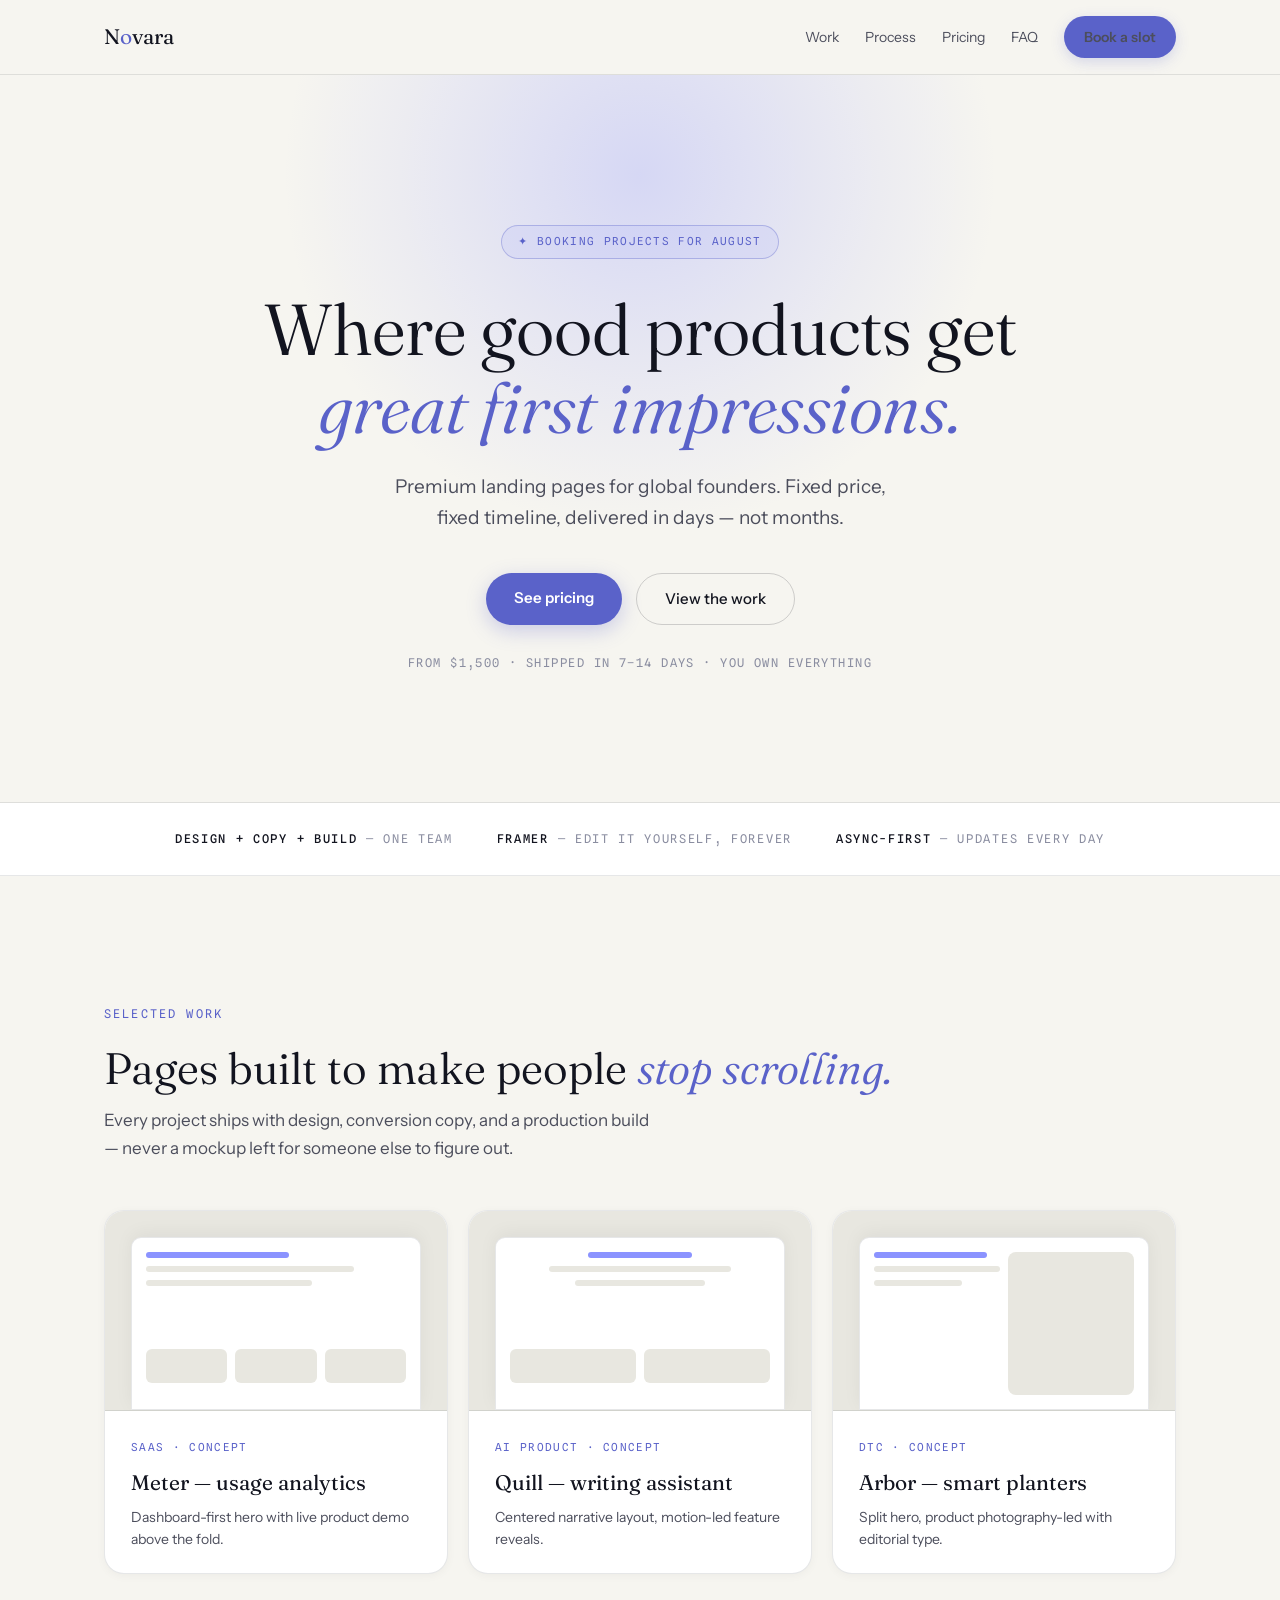
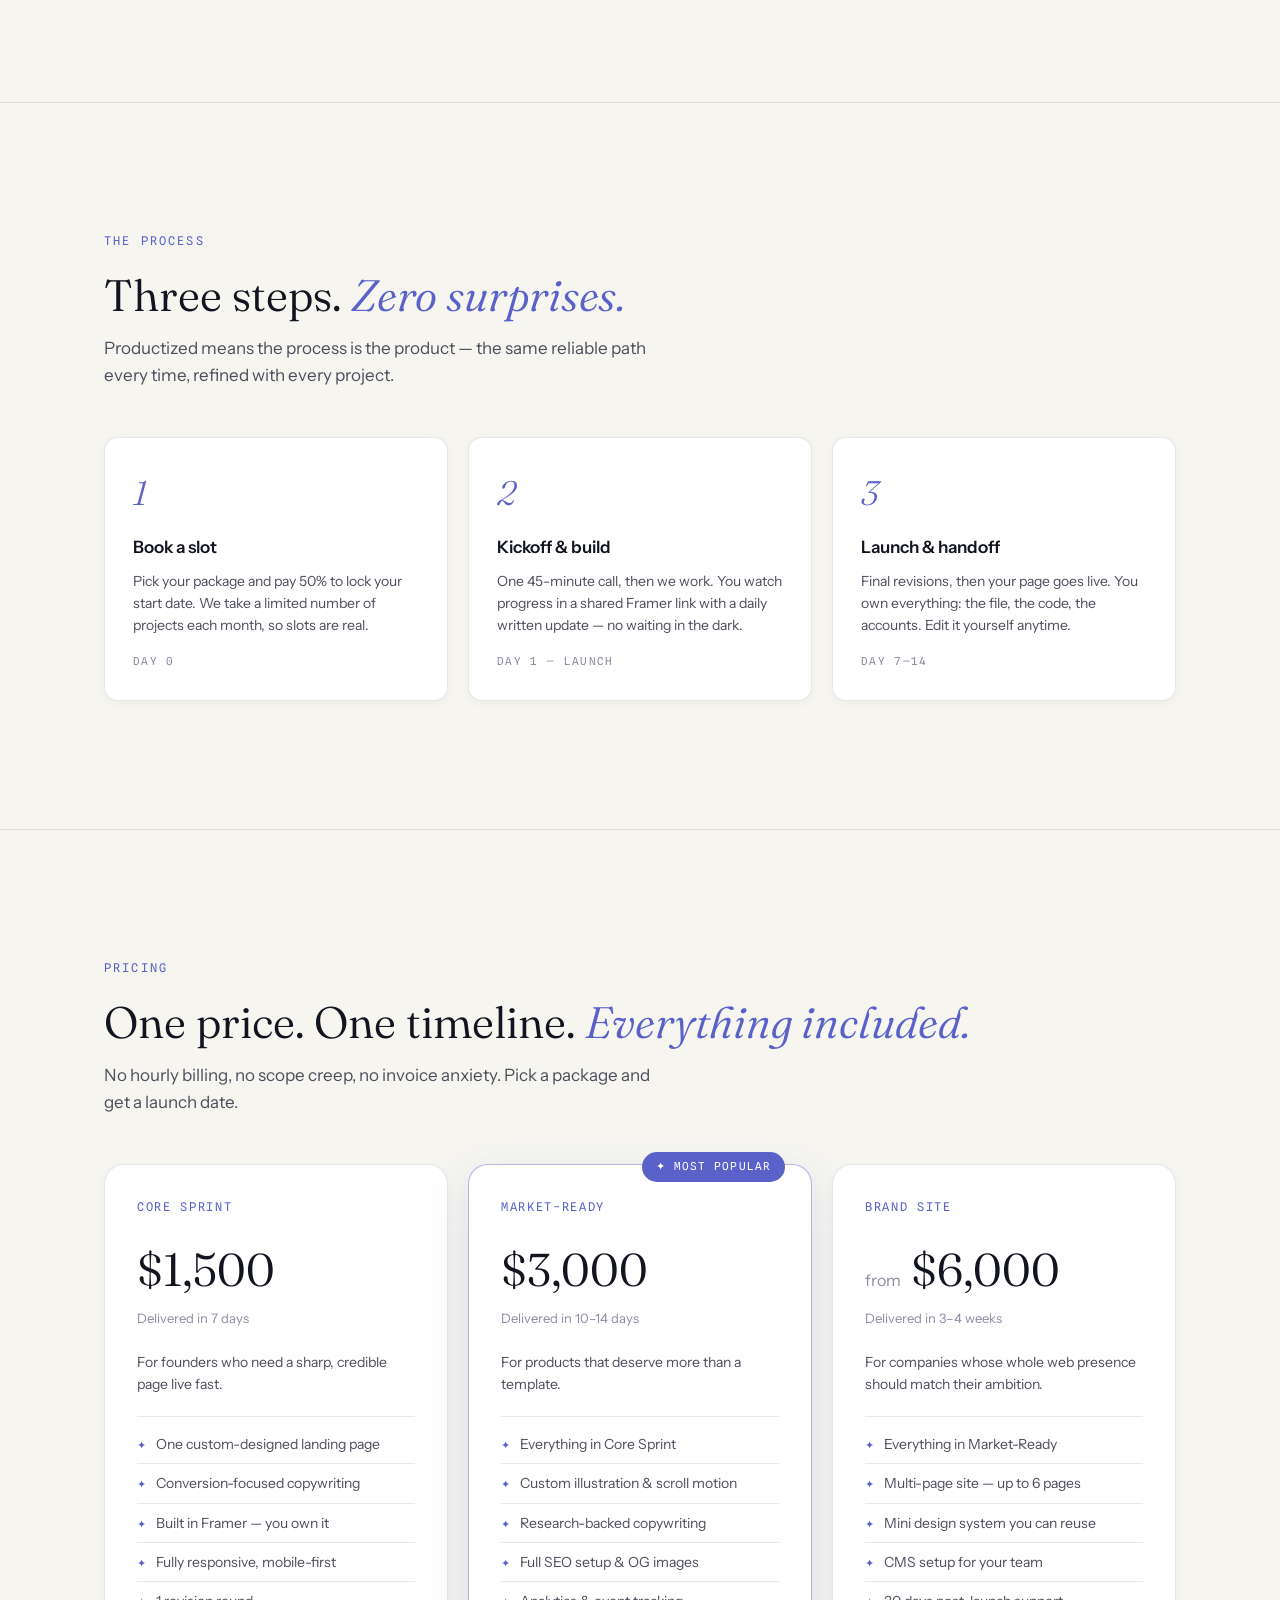
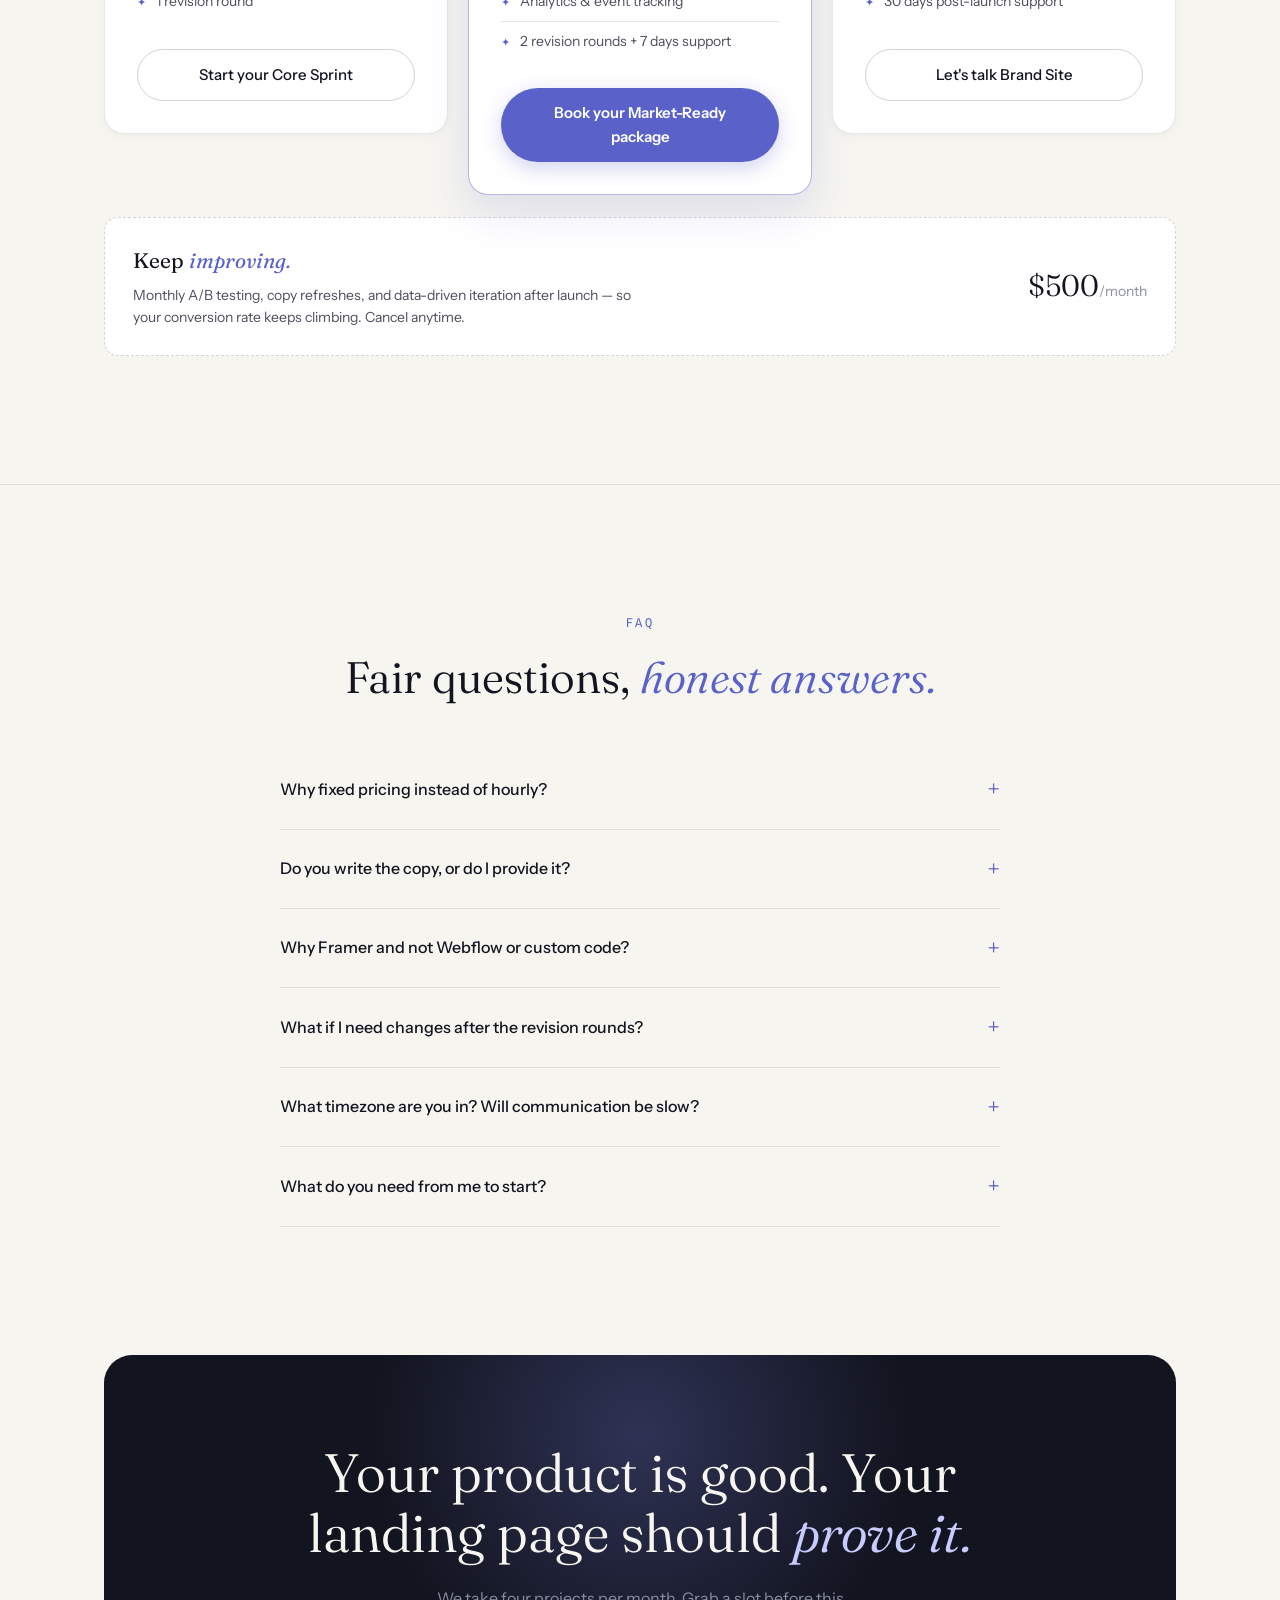
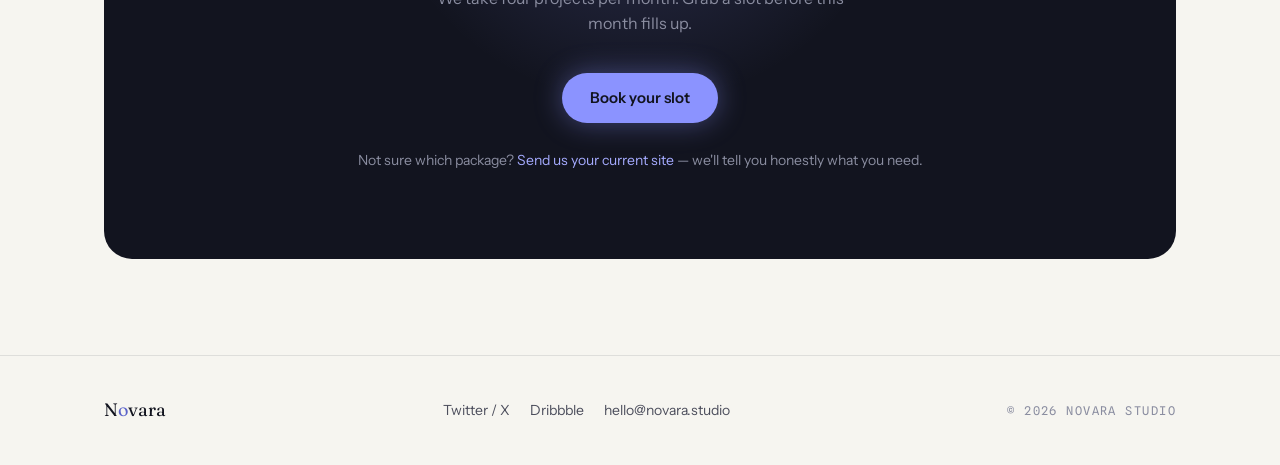
<file: archive/novara-landing-light.html>
<!DOCTYPE html>
<html lang="en">
<head>
<meta charset="UTF-8">
<meta name="viewport" content="width=device-width, initial-scale=1.0">
<title>Novara Studio — Premium Landing Pages, Fixed Price</title>
<meta name="description" content="Where good products get great first impressions. Premium landing pages for global founders. Fixed price, fixed timeline, no surprises.">
<link rel="preconnect" href="https://fonts.googleapis.com">
<link href="https://fonts.googleapis.com/css2?family=Fraunces:ital,opsz,wght@0,9..144,300..700;1,9..144,300..700&family=Instrument+Sans:wght@400;500;600&family=Spline+Sans+Mono:wght@400;500&display=swap" rel="stylesheet">
<style>
  :root{
    --ink-800:#12141F;--ink-700:#1B1E2C;
    --porcelain-100:#FFFFFF;--porcelain-200:#F6F5F0;--porcelain-300:#E8E7E0;
    --nova-300:#C7CBFF;--nova-400:#A5ABFF;--nova-500:#8B93FF;--nova-600:#6F77E8;--nova-700:#5A62C9;--nova-800:#474EA6;
    --slate-500:#8A8DA0;--slate-600:#4C4E5C;
    /* light mode semantic */
    --bg:var(--porcelain-200);
    --surface:var(--porcelain-100);
    --border:rgba(18,20,31,.10);
    --border-strong:rgba(18,20,31,.18);
    --text:var(--ink-800);
    --text-secondary:var(--slate-600);
    --text-muted:var(--slate-500);
    --accent:var(--nova-700);
    --accent-hover:var(--nova-600);
    --accent-active:var(--nova-800);
    --on-accent:#FFFFFF;
    --font-display:'Fraunces',serif;--font-body:'Instrument Sans',sans-serif;--font-mono:'Spline Sans Mono',monospace;
    --ease:cubic-bezier(.16,1,.3,1);
  }
  *{margin:0;padding:0;box-sizing:border-box}
  html{scroll-behavior:smooth}
  body{background:var(--bg);color:var(--text);font-family:var(--font-body);font-size:16px;line-height:1.6;-webkit-font-smoothing:antialiased}
  .wrap{max-width:1120px;margin:0 auto;padding:0 24px}
  section{padding:96px 0}
  @media(min-width:800px){section{padding:128px 0}}
  a{color:inherit}

  .eyebrow{font-family:var(--font-mono);font-size:12px;letter-spacing:.18em;text-transform:uppercase;color:var(--accent);margin-bottom:20px}
  .section-title{font-family:var(--font-display);font-weight:340;font-size:clamp(28px,4.5vw,44px);line-height:1.15;margin-bottom:14px}
  .section-title em{font-style:italic;color:var(--accent)}
  .section-sub{color:var(--text-secondary);font-size:17px;max-width:560px}

  /* ---------- Nav ---------- */
  nav.top{position:sticky;top:0;z-index:50;background:rgba(246,245,240,.85);backdrop-filter:blur(14px);-webkit-backdrop-filter:blur(14px);border-bottom:1px solid var(--border)}
  nav.top .inner{display:flex;justify-content:space-between;align-items:center;padding:16px 24px;max-width:1120px;margin:0 auto}
  .brand{font-family:var(--font-display);font-weight:400;font-size:21px;text-decoration:none}
  .brand .o{color:var(--accent)}
  nav.top .links{display:flex;gap:26px;align-items:center;font-size:14px}
  nav.top .links a{text-decoration:none;color:var(--text-secondary);transition:color .15s var(--ease)}
  nav.top .links a:hover{color:var(--accent)}
  @media(max-width:640px){nav.top .links a:not(.btn-primary){display:none}}

  .btn-primary{display:inline-block;font-family:var(--font-body);font-weight:600;font-size:15px;color:var(--on-accent);background:var(--accent);border:none;border-radius:999px;padding:13px 28px;cursor:pointer;text-decoration:none;box-shadow:0 6px 20px rgba(90,98,201,.28);transition:transform .15s var(--ease),box-shadow .15s var(--ease),background .15s var(--ease)}
  .btn-primary:hover{background:var(--accent-hover);transform:translateY(-1px);box-shadow:0 8px 28px rgba(90,98,201,.38)}
  .btn-primary:active{background:var(--accent-active);transform:translateY(0)}
  .btn-primary:focus-visible{outline:2px solid var(--nova-500);outline-offset:3px}
  .btn-primary.sm{padding:10px 20px;font-size:14px;box-shadow:0 4px 14px rgba(90,98,201,.22)}
  .btn-ghost{display:inline-block;font-family:var(--font-body);font-weight:500;font-size:15px;color:var(--text);background:transparent;border:1px solid var(--border-strong);border-radius:999px;padding:13px 28px;cursor:pointer;text-decoration:none;transition:border-color .15s var(--ease)}
  .btn-ghost:hover{border-color:var(--accent)}
  .btn-ghost:focus-visible{outline:2px solid var(--nova-500);outline-offset:3px}

  /* ---------- Hero ---------- */
  .hero{position:relative;overflow:hidden;padding:110px 0 100px;text-align:center;border-bottom:1px solid var(--border)}
  @media(min-width:800px){.hero{padding:150px 0 130px}}
  .hero::before{content:"";position:absolute;top:-260px;left:50%;transform:translateX(-50%);width:720px;height:720px;border-radius:50%;background:radial-gradient(circle,rgba(139,147,255,.30) 0%,rgba(139,147,255,.10) 45%,transparent 70%);pointer-events:none}
  .hero .badge{position:relative;display:inline-flex;align-items:center;gap:8px;font-family:var(--font-mono);font-size:11px;letter-spacing:.12em;text-transform:uppercase;color:var(--accent);border:1px solid rgba(90,98,201,.35);background:rgba(139,147,255,.10);border-radius:999px;padding:7px 16px;margin-bottom:32px}
  .hero h1{position:relative;font-family:var(--font-display);font-weight:340;font-size:clamp(38px,7vw,72px);line-height:1.08;max-width:820px;margin:0 auto}
  .hero h1 em{font-style:italic;color:var(--accent)}
  .hero p{position:relative;color:var(--text-secondary);font-size:clamp(16px,2.4vw,19px);max-width:520px;margin:26px auto 40px}
  .hero .cta-row{position:relative;display:flex;gap:14px;justify-content:center;flex-wrap:wrap}
  .hero .micro{position:relative;font-family:var(--font-mono);font-size:12px;letter-spacing:.12em;text-transform:uppercase;color:var(--text-muted);margin-top:28px}

  /* ---------- Positioning strip ---------- */
  .strip{border-bottom:1px solid var(--border);padding:26px 0;background:var(--surface)}
  .strip .inner{display:flex;justify-content:center;gap:14px 44px;flex-wrap:wrap;font-family:var(--font-mono);font-size:12px;letter-spacing:.14em;text-transform:uppercase;color:var(--text-muted)}
  .strip span b{color:var(--text);font-weight:500}

  /* ---------- Work ---------- */
  .work-grid{display:grid;grid-template-columns:repeat(auto-fit,minmax(280px,1fr));gap:20px;margin-top:48px}
  .work-card{background:var(--surface);border:1px solid var(--border);border-radius:20px;overflow:hidden;box-shadow:0 2px 10px rgba(18,20,31,.04);transition:transform .25s var(--ease),box-shadow .25s var(--ease),border-color .25s var(--ease)}
  .work-card:hover{transform:translateY(-4px);border-color:rgba(90,98,201,.4);box-shadow:0 14px 34px rgba(18,20,31,.10)}
  .thumb{height:200px;position:relative;overflow:hidden;border-bottom:1px solid var(--border);padding:26px 26px 0;background:var(--porcelain-300)}
  .mini{background:var(--porcelain-100);border:1px solid var(--border);border-radius:10px 10px 0 0;height:100%;padding:14px;display:flex;flex-direction:column;gap:8px;box-shadow:0 -4px 18px rgba(18,20,31,.05)}
  .mini .bar{height:6px;border-radius:3px;background:var(--porcelain-300)}
  .mini .bar.hl{background:var(--nova-500)}
  .mini .blocks{display:flex;gap:8px;margin-top:auto;padding-bottom:12px}
  .mini .blocks div{flex:1;height:34px;border-radius:6px;background:var(--porcelain-300)}
  .thumb.t2 .mini{align-items:center;text-align:center}
  .thumb.t2 .bar{width:70%}
  .thumb.t2 .bar.hl{width:40%}
  .thumb.t3 .mini{flex-direction:row;align-items:stretch}
  .thumb.t3 .col{flex:1;display:flex;flex-direction:column;gap:8px}
  .work-meta{padding:22px 26px}
  .work-meta .tag{font-family:var(--font-mono);font-size:11px;letter-spacing:.12em;text-transform:uppercase;color:var(--accent)}
  .work-meta h3{font-family:var(--font-display);font-weight:400;font-size:21px;margin:8px 0 6px}
  .work-meta p{font-size:14px;color:var(--text-secondary)}

  /* ---------- Process ---------- */
  .steps{display:grid;grid-template-columns:repeat(auto-fit,minmax(240px,1fr));gap:20px;margin-top:48px}
  .step{background:var(--surface);border:1px solid var(--border);border-radius:14px;padding:28px;box-shadow:0 2px 10px rgba(18,20,31,.04)}
  .step .num{font-family:var(--font-display);font-style:italic;font-weight:300;font-size:34px;color:var(--accent)}
  .step h3{font-size:17px;font-weight:600;margin:14px 0 8px}
  .step p{font-size:14px;color:var(--text-secondary)}
  .step .dur{display:inline-block;font-family:var(--font-mono);font-size:11px;letter-spacing:.12em;text-transform:uppercase;color:var(--text-muted);margin-top:16px}

  /* ---------- Pricing ---------- */
  .pricing-grid{display:grid;grid-template-columns:repeat(auto-fit,minmax(280px,1fr));gap:20px;margin-top:48px;align-items:start}
  .pcard{background:var(--surface);border:1px solid var(--border);border-radius:20px;padding:32px;position:relative;box-shadow:0 2px 10px rgba(18,20,31,.04)}
  .pcard.featured{border-color:rgba(90,98,201,.45);box-shadow:0 16px 44px rgba(90,98,201,.16)}
  .pcard .pop{position:absolute;top:-13px;right:26px;font-family:var(--font-mono);font-size:11px;letter-spacing:.1em;text-transform:uppercase;color:var(--on-accent);background:var(--accent);border-radius:999px;padding:6px 14px}
  .pcard .tier{font-family:var(--font-mono);font-size:12px;letter-spacing:.14em;text-transform:uppercase;color:var(--accent)}
  .pcard .price{font-family:var(--font-display);font-weight:340;font-size:46px;margin:16px 0 2px}
  .pcard .price small{font-size:16px;font-family:var(--font-body);color:var(--text-muted);font-weight:400}
  .pcard .per{font-size:13px;color:var(--text-muted);margin-bottom:22px}
  .pcard .who{font-size:14px;color:var(--text-secondary);padding-bottom:20px;border-bottom:1px solid var(--border);margin-bottom:8px}
  .pcard ul{list-style:none;margin-bottom:28px}
  .pcard li{font-size:14px;color:var(--text-secondary);padding:8px 0;border-bottom:1px solid var(--border)}
  .pcard li:last-child{border:none}
  .pcard li::before{content:"✦";color:var(--accent);margin-right:10px;font-size:11px}
  .pcard .btn-primary,.pcard .btn-ghost{width:100%;text-align:center}
  .addon{margin-top:22px;background:var(--surface);border:1px dashed var(--border-strong);border-radius:14px;padding:26px 28px;display:flex;gap:20px 32px;align-items:center;justify-content:space-between;flex-wrap:wrap}
  .addon .l h3{font-family:var(--font-display);font-weight:400;font-size:21px}
  .addon .l h3 span{color:var(--accent);font-style:italic}
  .addon .l p{font-size:14px;color:var(--text-secondary);max-width:520px;margin-top:6px}
  .addon .price-tag{font-family:var(--font-display);font-weight:340;font-size:30px;white-space:nowrap}
  .addon .price-tag small{font-size:14px;font-family:var(--font-body);color:var(--text-muted)}

  /* ---------- FAQ ---------- */
  .faq-wrap{max-width:720px;margin:48px auto 0}
  details.faq{border-bottom:1px solid var(--border)}
  details.faq summary{font-weight:500;font-size:16px;padding:20px 0;cursor:pointer;list-style:none;display:flex;justify-content:space-between;align-items:center;gap:16px}
  details.faq summary::-webkit-details-marker{display:none}
  details.faq summary::after{content:"+";font-family:var(--font-display);font-size:24px;color:var(--accent);flex-shrink:0;transition:transform .2s var(--ease)}
  details.faq[open] summary::after{transform:rotate(45deg)}
  details.faq p{font-size:15px;color:var(--text-secondary);padding-bottom:20px}

  /* ---------- Final CTA (ink island) ---------- */
  .final-outer{padding:0 24px 96px}
  .final{background:var(--ink-800);color:var(--porcelain-200);border-radius:28px;max-width:1072px;margin:0 auto;text-align:center;padding:88px 32px;position:relative;overflow:hidden}
  .final::before{content:"";position:absolute;top:-200px;left:50%;transform:translateX(-50%);width:560px;height:560px;border-radius:50%;background:radial-gradient(circle,rgba(139,147,255,.24) 0%,transparent 68%);pointer-events:none}
  .final h2{position:relative;font-family:var(--font-display);font-weight:340;font-size:clamp(30px,5.5vw,54px);line-height:1.12;max-width:720px;margin:0 auto}
  .final h2 em{font-style:italic;color:var(--nova-300)}
  .final p{position:relative;color:var(--slate-500);margin:22px auto 36px;max-width:440px}
  .final .btn-primary{position:relative;background:var(--nova-500);color:var(--ink-800);box-shadow:0 0 28px rgba(139,147,255,.4)}
  .final .btn-primary:hover{background:var(--nova-400)}
  .final .alt{position:relative;margin-top:26px;font-size:14px;color:var(--slate-500)}
  .final .alt a{color:var(--nova-400);text-decoration:none}
  .final .alt a:hover{text-decoration:underline;text-underline-offset:4px}

  footer{border-top:1px solid var(--border);padding:40px 0}
  footer .inner{display:flex;justify-content:space-between;align-items:center;gap:16px;flex-wrap:wrap}
  footer .copy{font-family:var(--font-mono);font-size:12px;letter-spacing:.12em;color:var(--text-muted)}
  footer .soc{display:flex;gap:20px;font-size:14px}
  footer .soc a{color:var(--text-secondary);text-decoration:none}
  footer .soc a:hover{color:var(--accent)}

  /* ---------- Reveal ---------- */
  .reveal{opacity:0;transform:translateY(18px);transition:opacity .6s var(--ease),transform .6s var(--ease)}
  .reveal.in{opacity:1;transform:none}
  @media (prefers-reduced-motion:reduce){
    *{transition:none!important;animation:none!important}
    .reveal{opacity:1;transform:none}
  }
</style>
</head>
<body>

<nav class="top">
  <div class="inner">
    <a class="brand" href="#">N<span class="o">o</span>vara</a>
    <div class="links">
      <a href="#work">Work</a>
      <a href="#process">Process</a>
      <a href="#pricing">Pricing</a>
      <a href="#faq">FAQ</a>
      <a class="btn-primary sm" href="#book">Book a slot</a>
    </div>
  </div>
</nav>

<div class="hero">
  <div class="wrap">
    <div class="badge">✦ Booking projects for August</div>
    <h1>Where good products get <em>great first impressions.</em></h1>
    <p>Premium landing pages for global founders. Fixed price, fixed timeline, delivered in days — not months.</p>
    <div class="cta-row">
      <a class="btn-primary" href="#pricing">See pricing</a>
      <a class="btn-ghost" href="#work">View the work</a>
    </div>
    <div class="micro">From $1,500 · Shipped in 7–14 days · You own everything</div>
  </div>
</div>

<div class="strip">
  <div class="wrap inner">
    <span><b>Design + Copy + Build</b> — one team</span>
    <span><b>Framer</b> — edit it yourself, forever</span>
    <span><b>Async-first</b> — updates every day</span>
  </div>
</div>

<section id="work">
  <div class="wrap">
    <div class="eyebrow">Selected Work</div>
    <h2 class="section-title">Pages built to make people <em>stop scrolling.</em></h2>
    <p class="section-sub">Every project ships with design, conversion copy, and a production build — never a mockup left for someone else to figure out.</p>
    <div class="work-grid">
      <div class="work-card reveal">
        <div class="thumb"><div class="mini">
          <div class="bar hl" style="width:55%"></div>
          <div class="bar" style="width:80%"></div>
          <div class="bar" style="width:64%"></div>
          <div class="blocks"><div></div><div></div><div></div></div>
        </div></div>
        <div class="work-meta">
          <span class="tag">SaaS · Concept</span>
          <h3>Meter — usage analytics</h3>
          <p>Dashboard-first hero with live product demo above the fold.</p>
        </div>
      </div>
      <div class="work-card reveal">
        <div class="thumb t2"><div class="mini">
          <div class="bar hl"></div>
          <div class="bar"></div>
          <div class="bar" style="width:50%"></div>
          <div class="blocks" style="width:100%"><div></div><div></div></div>
        </div></div>
        <div class="work-meta">
          <span class="tag">AI Product · Concept</span>
          <h3>Quill — writing assistant</h3>
          <p>Centered narrative layout, motion-led feature reveals.</p>
        </div>
      </div>
      <div class="work-card reveal">
        <div class="thumb t3"><div class="mini">
          <div class="col"><div class="bar hl" style="width:90%"></div><div class="bar"></div><div class="bar" style="width:70%"></div></div>
          <div class="col"><div class="bar" style="height:100%;border-radius:8px"></div></div>
        </div></div>
        <div class="work-meta">
          <span class="tag">DTC · Concept</span>
          <h3>Arbor — smart planters</h3>
          <p>Split hero, product photography-led with editorial type.</p>
        </div>
      </div>
    </div>
  </div>
</section>

<section id="process" style="border-top:1px solid var(--border)">
  <div class="wrap">
    <div class="eyebrow">The Process</div>
    <h2 class="section-title">Three steps. <em>Zero surprises.</em></h2>
    <p class="section-sub">Productized means the process is the product — the same reliable path every time, refined with every project.</p>
    <div class="steps">
      <div class="step reveal">
        <div class="num">1</div>
        <h3>Book a slot</h3>
        <p>Pick your package and pay 50% to lock your start date. We take a limited number of projects each month, so slots are real.</p>
        <span class="dur">Day 0</span>
      </div>
      <div class="step reveal">
        <div class="num">2</div>
        <h3>Kickoff & build</h3>
        <p>One 45-minute call, then we work. You watch progress in a shared Framer link with a daily written update — no waiting in the dark.</p>
        <span class="dur">Day 1 — launch</span>
      </div>
      <div class="step reveal">
        <div class="num">3</div>
        <h3>Launch & handoff</h3>
        <p>Final revisions, then your page goes live. You own everything: the file, the code, the accounts. Edit it yourself anytime.</p>
        <span class="dur">Day 7—14</span>
      </div>
    </div>
  </div>
</section>

<section id="pricing" style="border-top:1px solid var(--border)">
  <div class="wrap">
    <div class="eyebrow">Pricing</div>
    <h2 class="section-title">One price. One timeline. <em>Everything included.</em></h2>
    <p class="section-sub">No hourly billing, no scope creep, no invoice anxiety. Pick a package and get a launch date.</p>

    <div class="pricing-grid">
      <div class="pcard reveal">
        <div class="tier">Core Sprint</div>
        <div class="price">$1,500</div>
        <div class="per">Delivered in 7 days</div>
        <p class="who">For founders who need a sharp, credible page live fast.</p>
        <ul>
          <li>One custom-designed landing page</li>
          <li>Conversion-focused copywriting</li>
          <li>Built in Framer — you own it</li>
          <li>Fully responsive, mobile-first</li>
          <li>1 revision round</li>
        </ul>
        <a class="btn-ghost" href="#book">Start your Core Sprint</a>
      </div>

      <div class="pcard featured reveal">
        <span class="pop">✦ Most Popular</span>
        <div class="tier">Market-Ready</div>
        <div class="price">$3,000</div>
        <div class="per">Delivered in 10–14 days</div>
        <p class="who">For products that deserve more than a template.</p>
        <ul>
          <li>Everything in Core Sprint</li>
          <li>Custom illustration & scroll motion</li>
          <li>Research-backed copywriting</li>
          <li>Full SEO setup & OG images</li>
          <li>Analytics & event tracking</li>
          <li>2 revision rounds + 7 days support</li>
        </ul>
        <a class="btn-primary" href="#book">Book your Market-Ready package</a>
      </div>

      <div class="pcard reveal">
        <div class="tier">Brand Site</div>
        <div class="price"><small>from</small> $6,000</div>
        <div class="per">Delivered in 3–4 weeks</div>
        <p class="who">For companies whose whole web presence should match their ambition.</p>
        <ul>
          <li>Everything in Market-Ready</li>
          <li>Multi-page site — up to 6 pages</li>
          <li>Mini design system you can reuse</li>
          <li>CMS setup for your team</li>
          <li>30 days post-launch support</li>
        </ul>
        <a class="btn-ghost" href="#book">Let's talk Brand Site</a>
      </div>
    </div>

    <div class="addon reveal">
      <div class="l">
        <h3>Keep <span>improving.</span></h3>
        <p>Monthly A/B testing, copy refreshes, and data-driven iteration after launch — so your conversion rate keeps climbing. Cancel anytime.</p>
      </div>
      <div class="price-tag">$500<small>/month</small></div>
    </div>
  </div>
</section>

<section id="faq" style="border-top:1px solid var(--border)">
  <div class="wrap">
    <div class="eyebrow" style="text-align:center">FAQ</div>
    <h2 class="section-title" style="text-align:center">Fair questions, <em>honest answers.</em></h2>
    <div class="faq-wrap">
      <details class="faq"><summary>Why fixed pricing instead of hourly?</summary><p>Hourly billing punishes efficiency and creates anxiety on both sides. You know exactly what you're paying and exactly what you're getting. If it takes us longer, that's our problem — not your invoice.</p></details>
      <details class="faq"><summary>Do you write the copy, or do I provide it?</summary><p>We write it. Design and copy are inseparable on a landing page — a beautiful page with weak words doesn't convert. You review and approve everything before build.</p></details>
      <details class="faq"><summary>Why Framer and not Webflow or custom code?</summary><p>Framer gives you agency-quality design with zero maintenance burden — you can edit text and images yourself without breaking anything. Strong preference for another stack? Ask us; Brand Site projects are flexible.</p></details>
      <details class="faq"><summary>What if I need changes after the revision rounds?</summary><p>Small tweaks within 7 days of launch are always free. Bigger changes run through the Keep Improving plan or a separate quote — always agreed before work starts.</p></details>
      <details class="faq"><summary>What timezone are you in? Will communication be slow?</summary><p>We're async-first. You get a daily written progress update and responses within 12 hours. Most clients tell us we communicate better than agencies in their own city.</p></details>
      <details class="faq"><summary>What do you need from me to start?</summary><p>Your product (or a demo), your target audience, and 45 minutes for the kickoff call. That's it — we handle the rest.</p></details>
    </div>
  </div>
</section>

<div class="final-outer" id="book">
  <div class="final">
    <h2>Your product is good. Your landing page should <em>prove it.</em></h2>
    <p>We take four projects per month. Grab a slot before this month fills up.</p>
    <a class="btn-primary" href="mailto:hello@novara.studio">Book your slot</a>
    <div class="alt">Not sure which package? <a href="mailto:hello@novara.studio">Send us your current site</a> — we'll tell you honestly what you need.</div>
  </div>
</div>

<footer>
  <div class="wrap inner">
    <a class="brand" href="#" style="font-size:18px">N<span class="o">o</span>vara</a>
    <div class="soc">
      <a href="#">Twitter / X</a>
      <a href="#">Dribbble</a>
      <a href="mailto:hello@novara.studio">hello@novara.studio</a>
    </div>
    <div class="copy">© 2026 NOVARA STUDIO</div>
  </div>
</footer>

<script>
  const io = new IntersectionObserver((entries)=>{
    entries.forEach(e=>{ if(e.isIntersecting){ e.target.classList.add('in'); io.unobserve(e.target);} });
  },{threshold:0.12});
  document.querySelectorAll('.reveal').forEach(el=>io.observe(el));
</script>

</body>
</html>
</file>
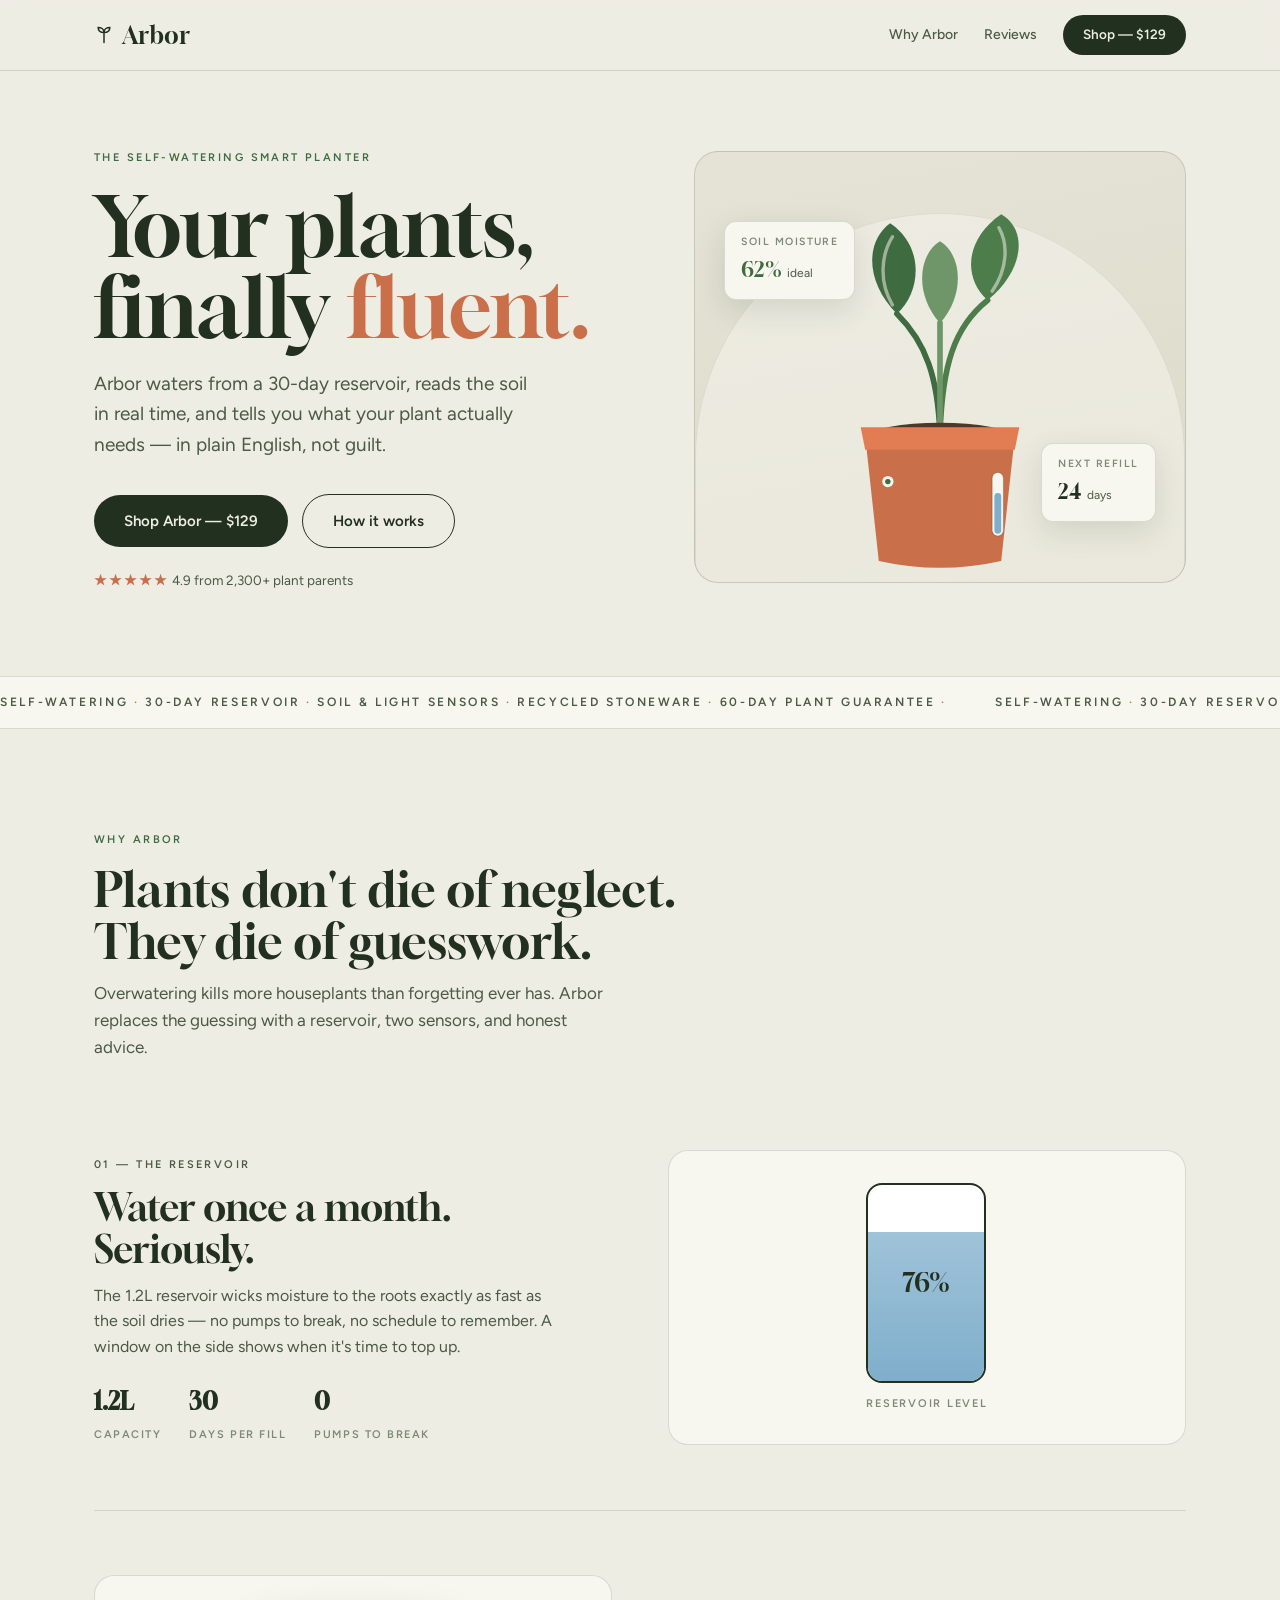
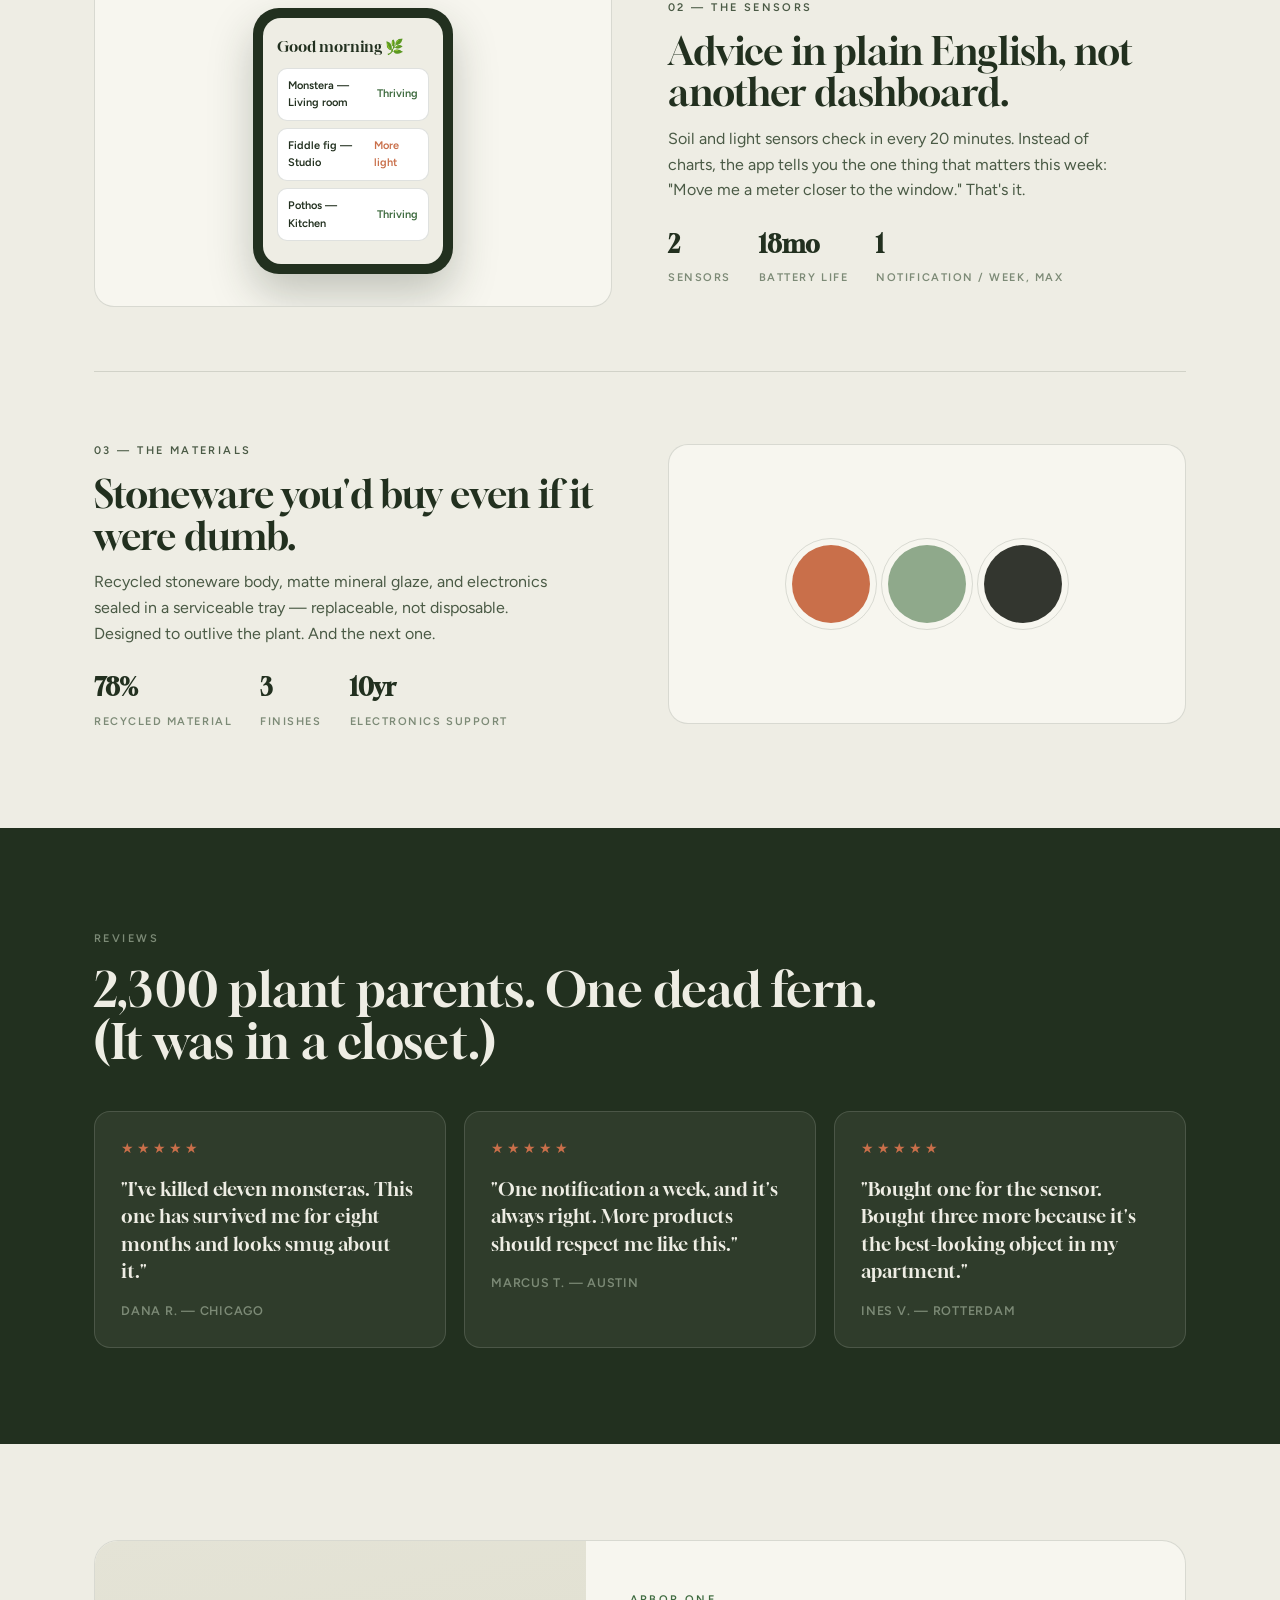
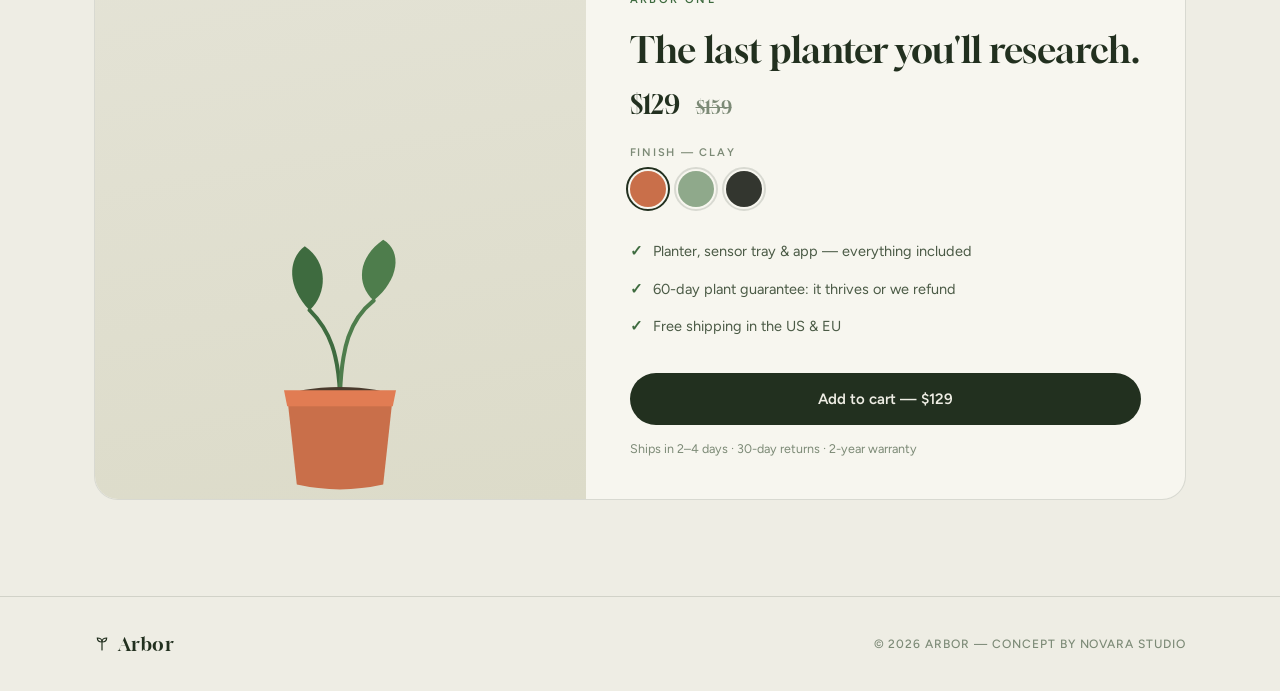
<file: concepts/arbor.html>
<!DOCTYPE html>
<html lang="en">
<head>
<meta charset="UTF-8">
<meta name="viewport" content="width=device-width, initial-scale=1.0">
<meta name="robots" content="noindex">
<title>Arbor — The planter that speaks plant</title>
<meta name="description" content="Arbor is a self-watering smart planter with a 30-day reservoir and soil sensors that tell you what your plant actually needs.">
<link rel="preconnect" href="https://fonts.googleapis.com">
<link href="https://fonts.googleapis.com/css2?family=Gloock&family=Figtree:wght@400;500;600;700&display=swap" rel="stylesheet">
<style>
  :root{
    --glass:#EEEDE4;
    --glass-2:#E4E3D6;
    --moss:#22301F;
    --moss-2:#4A5A45;
    --moss-3:#7C8A76;
    --leaf:#3E6B3F;
    --leaf-lt:#6E9668;
    --clay:#C96F4A;
    --line:rgba(34,48,31,.14);
    --card:#F7F6EF;
    --pot:#C96F4A;
    --fd:'Gloock',serif;
    --fb:'Figtree',sans-serif;
    --ease:cubic-bezier(.22,.9,.24,1);
  }
  *{margin:0;padding:0;box-sizing:border-box}
  html{scroll-behavior:smooth}
  body{background:var(--glass);color:var(--moss);font-family:var(--fb);font-size:16px;line-height:1.6;-webkit-font-smoothing:antialiased}
  .wrap{max-width:1140px;margin:0 auto;padding:0 24px}
  section{padding:96px 0}
  a{color:inherit}

  .lbl{font-family:var(--fb);font-weight:600;font-size:11px;letter-spacing:.22em;text-transform:uppercase;color:var(--moss-2)}
  .lbl.leaf{color:var(--leaf)}
  h2.st{font-family:var(--fd);font-weight:400;font-size:clamp(30px,5vw,48px);line-height:1.08;margin:14px 0 12px;letter-spacing:.005em}
  .sub{color:var(--moss-2);font-size:17px;max-width:520px}

  /* nav */
  nav{position:sticky;top:0;z-index:50;background:rgba(238,237,228,.9);backdrop-filter:blur(10px);border-bottom:1px solid var(--line)}
  nav .in{max-width:1140px;margin:0 auto;padding:15px 24px;display:flex;justify-content:space-between;align-items:center}
  .logo{font-family:var(--fd);font-size:24px;text-decoration:none;letter-spacing:.02em;display:flex;align-items:center;gap:8px}
  .logo svg{width:20px;height:20px}
  nav .links{display:flex;gap:26px;align-items:center;font-size:14px;font-weight:500}
  nav .links a{text-decoration:none;color:var(--moss-2)}
  nav .links a:hover{color:var(--moss)}
  @media(max-width:680px){nav .links a:not(.btn){display:none}}

  .btn{display:inline-block;font-weight:600;font-size:15px;text-decoration:none;border-radius:999px;padding:14px 30px;cursor:pointer;transition:transform .15s var(--ease),background .15s var(--ease)}
  .btn.moss{background:var(--moss);color:var(--glass)}
  .btn.moss:hover{background:#16210F;transform:translateY(-1px)}
  .btn.line{background:transparent;color:var(--moss);border:1.5px solid var(--moss)}
  .btn.line:hover{background:var(--moss);color:var(--glass)}
  .btn.sm{padding:9px 20px;font-size:13.5px}

  /* split hero */
  .hero{padding:72px 0 84px}
  .split{display:grid;grid-template-columns:1.05fr .95fr;gap:56px;align-items:center}
  @media(max-width:880px){.split{grid-template-columns:1fr;gap:40px}}
  .hero h1{font-family:var(--fd);font-weight:400;font-size:clamp(44px,7vw,82px);line-height:.98;letter-spacing:.005em;margin:18px 0 22px}
  .hero h1 .cl{color:var(--clay)}
  .hero .lead{color:var(--moss-2);font-size:clamp(16px,2.2vw,19px);max-width:440px;margin-bottom:34px}
  .hero .ctas{display:flex;gap:14px;flex-wrap:wrap;align-items:center}
  .hero .rating{font-size:13.5px;color:var(--moss-2);margin-top:22px}
  .hero .rating b{color:var(--clay);letter-spacing:2px}

  .stage{background:linear-gradient(170deg,var(--glass-2),#DCDBC9);border-radius:24px;position:relative;padding:44px 32px 0;overflow:hidden;border:1px solid var(--line)}
  .stage .arch{position:absolute;inset:auto 0 0 0;top:14%;border-radius:300px 300px 0 0;background:rgba(247,246,239,.5);border:1px solid rgba(34,48,31,.08);border-bottom:none}
  .stage svg.product{position:relative;display:block;width:min(340px,80%);margin:0 auto}
  .stat{position:absolute;background:var(--card);border:1px solid var(--line);border-radius:12px;padding:12px 16px;box-shadow:0 10px 30px rgba(34,48,31,.12);font-size:12.5px}
  .stat .k{font-weight:600;font-size:10.5px;letter-spacing:.14em;text-transform:uppercase;color:var(--moss-3)}
  .stat .v{font-family:var(--fd);font-size:21px;margin-top:2px}
  .stat .v small{font-family:var(--fb);font-size:12px;color:var(--moss-2)}
  .stat.s1{top:16%;left:6%}
  .stat.s2{bottom:14%;right:6%}
  .stat .ok{color:var(--leaf)}
  @media(max-width:880px){.stat.s1{left:2%}.stat.s2{right:2%}}

  /* leaves sway */
  .leafG{transform-origin:bottom center;animation:sway 5.5s ease-in-out infinite}
  .leafG.l2{animation-delay:-1.6s;animation-duration:6.4s}
  .leafG.l3{animation-delay:-3s;animation-duration:5s}
  @keyframes sway{0%,100%{transform:rotate(-1.6deg)}50%{transform:rotate(1.8deg)}}

  /* marquee */
  .marquee{border-top:1px solid var(--line);border-bottom:1px solid var(--line);overflow:hidden;padding:16px 0;background:var(--card)}
  .marquee .track{display:flex;gap:48px;white-space:nowrap;animation:scroll 26s linear infinite;width:max-content}
  @keyframes scroll{to{transform:translateX(-50%)}}
  .marquee span{font-weight:600;font-size:12px;letter-spacing:.22em;text-transform:uppercase;color:var(--moss-2)}
  .marquee i{color:var(--clay);font-style:normal}

  /* editorial blocks */
  .block{display:grid;grid-template-columns:1fr 1fr;gap:56px;align-items:center;padding:64px 0;border-bottom:1px solid var(--line)}
  .block:last-child{border-bottom:none}
  @media(max-width:880px){.block{grid-template-columns:1fr;gap:32px}.block .vis{order:-1}}
  .block h3{font-family:var(--fd);font-weight:400;font-size:clamp(26px,4vw,38px);line-height:1.1;margin:12px 0 12px}
  .block p{color:var(--moss-2);font-size:16px;max-width:460px}
  .block .spec{margin-top:22px;display:flex;gap:28px;flex-wrap:wrap}
  .block .spec div b{font-family:var(--fd);font-size:24px;display:block}
  .block .spec div span{font-size:11px;letter-spacing:.14em;text-transform:uppercase;color:var(--moss-3);font-weight:600}
  .vis{background:var(--card);border:1px solid var(--line);border-radius:20px;min-height:280px;display:flex;align-items:center;justify-content:center;padding:32px;position:relative;overflow:hidden}

  /* reservoir gauge */
  .gauge{width:120px;height:200px;border:2px solid var(--moss);border-radius:16px;position:relative;overflow:hidden;background:#fff}
  .gauge .water{position:absolute;left:0;right:0;bottom:0;height:0%;background:linear-gradient(180deg,#9FC3D9,#7FAECB);transition:height 1.6s var(--ease)}
  .gauge .lvl{position:absolute;inset:0;display:flex;align-items:center;justify-content:center;font-family:var(--fd);font-size:26px;z-index:2}
  .vis.in .gauge .water{height:76%}
  .gauge-cap{position:absolute;bottom:20px;font-size:11px;letter-spacing:.16em;text-transform:uppercase;font-weight:600;color:var(--moss-3)}

  /* app mock */
  .phone{width:200px;background:var(--moss);border-radius:26px;padding:10px;box-shadow:0 20px 44px rgba(34,48,31,.25)}
  .phone .scr{background:var(--glass);border-radius:18px;padding:16px 14px;font-size:11px}
  .phone .scr .t{font-family:var(--fd);font-size:15px;margin-bottom:10px}
  .prow{display:flex;justify-content:space-between;align-items:center;background:#fff;border:1px solid var(--line);border-radius:10px;padding:8px 10px;margin-bottom:7px}
  .prow .nm{font-weight:600}
  .prow .st-ok{color:var(--leaf);font-weight:600}
  .prow .st-warn{color:var(--clay);font-weight:600}

  /* reviews */
  .reviews{background:var(--moss);color:var(--glass)}
  .reviews .lbl{color:var(--moss-3)}
  .reviews h2.st{color:var(--glass)}
  .rgrid{display:grid;grid-template-columns:repeat(auto-fit,minmax(280px,1fr));gap:18px;margin-top:44px}
  .rcard{background:rgba(247,246,239,.06);border:1px solid rgba(247,246,239,.14);border-radius:16px;padding:26px}
  .rcard .stars{color:var(--clay);letter-spacing:3px;font-size:14px}
  .rcard p{font-family:var(--fd);font-size:19px;line-height:1.45;margin:14px 0 16px}
  .rcard .who{font-size:12.5px;color:var(--moss-3);letter-spacing:.06em;text-transform:uppercase;font-weight:600}

  /* buy */
  .buy .card{display:grid;grid-template-columns:.9fr 1.1fr;gap:0;background:var(--card);border:1px solid var(--line);border-radius:24px;overflow:hidden}
  @media(max-width:880px){.buy .card{grid-template-columns:1fr}}
  .buy .pv{background:linear-gradient(170deg,var(--glass-2),#DCDBC9);display:flex;align-items:flex-end;justify-content:center;padding:40px 24px 0}
  .buy .pv svg{width:min(240px,70%)}
  .buy .info{padding:44px 44px 40px}
  @media(max-width:640px){.buy .info{padding:32px 24px}}
  .buy h3{font-family:var(--fd);font-weight:400;font-size:clamp(26px,3.6vw,36px);margin:10px 0 6px}
  .buy .price{font-family:var(--fd);font-size:26px;margin-bottom:18px}
  .buy .price s{color:var(--moss-3);font-size:18px;margin-left:10px}
  .sw-lbl{font-size:11px;letter-spacing:.16em;text-transform:uppercase;font-weight:600;color:var(--moss-3);margin-bottom:10px}
  .sws{display:flex;gap:12px;margin-bottom:26px}
  .sw{width:36px;height:36px;border-radius:50%;cursor:pointer;border:2px solid transparent;outline:2px solid var(--line);outline-offset:2px;transition:outline-color .15s}
  .sw.on{outline-color:var(--moss)}
  .buy ul{list-style:none;margin-bottom:28px}
  .buy li{padding:7px 0;font-size:14.5px;color:var(--moss-2);display:flex;gap:10px}
  .buy li::before{content:"✓";color:var(--leaf);font-weight:700}
  .ship{font-size:12.5px;color:var(--moss-3);margin-top:14px}

  footer{border-top:1px solid var(--line);padding:32px 0}
  footer .in{display:flex;justify-content:space-between;align-items:center;flex-wrap:wrap;gap:12px}
  footer .fine{font-size:12px;letter-spacing:.08em;color:var(--moss-3);font-weight:500}

  .reveal{opacity:0;transform:translateY(18px);transition:opacity .6s var(--ease),transform .6s var(--ease)}
  .reveal.in{opacity:1;transform:none}
  @media(prefers-reduced-motion:reduce){
    *{transition:none!important;animation:none!important}
    .reveal{opacity:1;transform:none}
    .vis .gauge .water{height:76%!important}
  }
</style>
</head>
<body>

<nav>
  <div class="in">
    <a class="logo" href="#"><svg viewBox="0 0 24 24" fill="none"><path d="M12 21V9M12 9C12 5 9 3 5 3c0 4 3 6 7 6zm0 0c0-4 3-6 7-6 0 4-3 6-7 6z" stroke="#22301F" stroke-width="1.8" stroke-linecap="round"/></svg>Arbor</a>
    <div class="links">
      <a href="#story">Why Arbor</a>
      <a href="#reviews">Reviews</a>
      <a class="btn moss sm" href="#buy">Shop — $129</a>
    </div>
  </div>
</nav>

<div class="hero">
  <div class="wrap split">
    <div>
      <span class="lbl leaf">The self-watering smart planter</span>
      <h1>Your plants, finally <span class="cl">fluent.</span></h1>
      <p class="lead">Arbor waters from a 30-day reservoir, reads the soil in real time, and tells you what your plant actually needs — in plain English, not guilt.</p>
      <div class="ctas">
        <a class="btn moss" href="#buy">Shop Arbor — $129</a>
        <a class="btn line" href="#story">How it works</a>
      </div>
      <div class="rating"><b>★★★★★</b> 4.9 from 2,300+ plant parents</div>
    </div>
    <div class="stage" id="stage">
      <div class="arch"></div>
      <svg class="product" viewBox="0 0 300 340" aria-label="Arbor smart planter with monstera">
        <!-- stems + leaves -->
        <g class="leafG">
          <path d="M150 210 C148 160 138 130 112 104" stroke="#3E6B3F" stroke-width="5" fill="none" stroke-linecap="round"/>
          <path d="M112 104 C84 76 84 40 106 24 C136 44 134 84 112 104" fill="#3E6B3F"/>
          <path d="M108 96 C96 76 98 52 108 36" stroke="#EEEDE4" stroke-width="3" fill="none" stroke-linecap="round" opacity=".55"/>
        </g>
        <g class="leafG l2">
          <path d="M150 210 C152 150 162 116 192 92" stroke="#4E7D4C" stroke-width="5" fill="none" stroke-linecap="round"/>
          <path d="M192 92 C224 66 228 30 204 16 C172 38 170 72 192 92" fill="#4E7D4C"/>
          <path d="M196 84 C210 64 210 42 202 28" stroke="#EEEDE4" stroke-width="3" fill="none" stroke-linecap="round" opacity=".55"/>
        </g>
        <g class="leafG l3">
          <path d="M150 210 C150 170 150 140 150 112" stroke="#6E9668" stroke-width="5" fill="none" stroke-linecap="round"/>
          <path d="M150 112 C128 88 130 52 150 40 C170 52 172 88 150 112" fill="#6E9668"/>
        </g>
        <!-- soil -->
        <ellipse cx="150" cy="212" rx="62" ry="12" fill="#4A3A2C"/>
        <!-- pot -->
        <path id="potBody" d="M84 212 L216 212 L204 322 Q150 334 96 322 Z" fill="var(--pot)"/>
        <path d="M80 204 L220 204 L216 224 L84 224 Z" fill="var(--pot)" style="filter:brightness(1.12)"/>
        <!-- water window -->
        <rect x="196" y="244" width="10" height="56" rx="5" fill="#F7F6EF" stroke="rgba(34,48,31,.25)"/>
        <rect x="198" y="262" width="6" height="36" rx="3" fill="#7FAECB"/>
        <!-- sensor dot -->
        <circle cx="104" cy="252" r="5" fill="#F7F6EF"/>
        <circle cx="104" cy="252" r="2.4" fill="#3E6B3F"/>
      </svg>
      <div class="stat s1"><div class="k">Soil moisture</div><div class="v ok">62% <small>ideal</small></div></div>
      <div class="stat s2"><div class="k">Next refill</div><div class="v">24 <small>days</small></div></div>
    </div>
  </div>
</div>

<div class="marquee" aria-hidden="true">
  <div class="track">
    <span>Self-watering <i>·</i> 30-day reservoir <i>·</i> Soil & light sensors <i>·</i> Recycled stoneware <i>·</i> 60-day plant guarantee <i>·</i></span>
    <span>Self-watering <i>·</i> 30-day reservoir <i>·</i> Soil & light sensors <i>·</i> Recycled stoneware <i>·</i> 60-day plant guarantee <i>·</i></span>
  </div>
</div>

<section id="story" style="padding-bottom:32px">
  <div class="wrap">
    <span class="lbl leaf">Why Arbor</span>
    <h2 class="st">Plants don't die of neglect.<br>They die of guesswork.</h2>
    <p class="sub">Overwatering kills more houseplants than forgetting ever has. Arbor replaces the guessing with a reservoir, two sensors, and honest advice.</p>

    <div class="block" style="margin-top:24px">
      <div>
        <span class="lbl">01 — The reservoir</span>
        <h3>Water once a month. Seriously.</h3>
        <p>The 1.2L reservoir wicks moisture to the roots exactly as fast as the soil dries — no pumps to break, no schedule to remember. A window on the side shows when it's time to top up.</p>
        <div class="spec">
          <div><b>1.2L</b><span>Capacity</span></div>
          <div><b>30</b><span>Days per fill</span></div>
          <div><b>0</b><span>Pumps to break</span></div>
        </div>
      </div>
      <div class="vis reveal">
        <div style="text-align:center">
          <div class="gauge"><div class="water"></div><div class="lvl">76%</div></div>
          <div class="gauge-cap" style="position:static;display:block;margin-top:12px">Reservoir level</div>
        </div>
      </div>
    </div>

    <div class="block">
      <div class="vis reveal">
        <div class="phone"><div class="scr">
          <div class="t">Good morning 🌿</div>
          <div class="prow"><span class="nm">Monstera — Living room</span><span class="st-ok">Thriving</span></div>
          <div class="prow"><span class="nm">Fiddle fig — Studio</span><span class="st-warn">More light</span></div>
          <div class="prow"><span class="nm">Pothos — Kitchen</span><span class="st-ok">Thriving</span></div>
        </div></div>
      </div>
      <div>
        <span class="lbl">02 — The sensors</span>
        <h3>Advice in plain English, not another dashboard.</h3>
        <p>Soil and light sensors check in every 20 minutes. Instead of charts, the app tells you the one thing that matters this week: "Move me a meter closer to the window." That's it.</p>
        <div class="spec">
          <div><b>2</b><span>Sensors</span></div>
          <div><b>18mo</b><span>Battery life</span></div>
          <div><b>1</b><span>Notification / week, max</span></div>
        </div>
      </div>
    </div>

    <div class="block">
      <div>
        <span class="lbl">03 — The materials</span>
        <h3>Stoneware you'd buy even if it were dumb.</h3>
        <p>Recycled stoneware body, matte mineral glaze, and electronics sealed in a serviceable tray — replaceable, not disposable. Designed to outlive the plant. And the next one.</p>
        <div class="spec">
          <div><b>78%</b><span>Recycled material</span></div>
          <div><b>3</b><span>Finishes</span></div>
          <div><b>10yr</b><span>Electronics support</span></div>
        </div>
      </div>
      <div class="vis reveal" style="gap:18px">
        <div style="width:78px;height:78px;border-radius:50%;background:#C96F4A;outline:1px solid var(--line);outline-offset:6px"></div>
        <div style="width:78px;height:78px;border-radius:50%;background:#8FA98B;outline:1px solid var(--line);outline-offset:6px"></div>
        <div style="width:78px;height:78px;border-radius:50%;background:#33362F;outline:1px solid var(--line);outline-offset:6px"></div>
      </div>
    </div>
  </div>
</section>

<section class="reviews" id="reviews">
  <div class="wrap">
    <span class="lbl">Reviews</span>
    <h2 class="st">2,300 plant parents. One dead fern.<br>(It was in a closet.)</h2>
    <div class="rgrid">
      <div class="rcard reveal">
        <div class="stars">★★★★★</div>
        <p>"I've killed eleven monsteras. This one has survived me for eight months and looks smug about it."</p>
        <div class="who">Dana R. — Chicago</div>
      </div>
      <div class="rcard reveal">
        <div class="stars">★★★★★</div>
        <p>"One notification a week, and it's always right. More products should respect me like this."</p>
        <div class="who">Marcus T. — Austin</div>
      </div>
      <div class="rcard reveal">
        <div class="stars">★★★★★</div>
        <p>"Bought one for the sensor. Bought three more because it's the best-looking object in my apartment."</p>
        <div class="who">Ines V. — Rotterdam</div>
      </div>
    </div>
  </div>
</section>

<section class="buy" id="buy">
  <div class="wrap">
    <div class="card">
      <div class="pv">
        <svg viewBox="0 0 300 340" aria-hidden="true">
          <g class="leafG"><path d="M150 210 C148 160 138 130 112 104" stroke="#3E6B3F" stroke-width="5" fill="none" stroke-linecap="round"/><path d="M112 104 C84 76 84 40 106 24 C136 44 134 84 112 104" fill="#3E6B3F"/></g>
          <g class="leafG l2"><path d="M150 210 C152 150 162 116 192 92" stroke="#4E7D4C" stroke-width="5" fill="none" stroke-linecap="round"/><path d="M192 92 C224 66 228 30 204 16 C172 38 170 72 192 92" fill="#4E7D4C"/></g>
          <ellipse cx="150" cy="212" rx="62" ry="12" fill="#4A3A2C"/>
          <path class="potFill" d="M84 212 L216 212 L204 322 Q150 334 96 322 Z" fill="var(--pot)"/>
          <path class="potFill" d="M80 204 L220 204 L216 224 L84 224 Z" fill="var(--pot)" style="filter:brightness(1.12)"/>
        </svg>
      </div>
      <div class="info">
        <span class="lbl leaf">Arbor One</span>
        <h3>The last planter you'll research.</h3>
        <div class="price">$129 <s>$159</s></div>
        <div class="sw-lbl">Finish — <span id="swName">Clay</span></div>
        <div class="sws">
          <div class="sw on" data-c="#C96F4A" data-n="Clay" style="background:#C96F4A" role="button" aria-label="Clay finish"></div>
          <div class="sw" data-c="#8FA98B" data-n="Sage" style="background:#8FA98B" role="button" aria-label="Sage finish"></div>
          <div class="sw" data-c="#33362F" data-n="Charcoal" style="background:#33362F" role="button" aria-label="Charcoal finish"></div>
        </div>
        <ul>
          <li>Planter, sensor tray & app — everything included</li>
          <li>60-day plant guarantee: it thrives or we refund</li>
          <li>Free shipping in the US & EU</li>
        </ul>
        <a class="btn moss" href="#" style="width:100%;text-align:center">Add to cart — $129</a>
        <div class="ship">Ships in 2–4 days · 30-day returns · 2-year warranty</div>
      </div>
    </div>
  </div>
</section>

<footer>
  <div class="wrap in">
    <a class="logo" href="#" style="font-size:19px"><svg viewBox="0 0 24 24" fill="none" style="width:16px;height:16px"><path d="M12 21V9M12 9C12 5 9 3 5 3c0 4 3 6 7 6zm0 0c0-4 3-6 7-6 0 4-3 6-7 6z" stroke="#22301F" stroke-width="1.8" stroke-linecap="round"/></svg>Arbor</a>
    <div class="fine">© 2026 ARBOR — CONCEPT BY NOVARA STUDIO</div>
  </div>
</footer>

<script>
  // finish swatches — recolor both product SVGs live
  document.querySelectorAll('.sw').forEach(sw=>sw.addEventListener('click',()=>{
    document.querySelectorAll('.sw').forEach(x=>x.classList.remove('on'));
    sw.classList.add('on');
    document.documentElement.style.setProperty('--pot', sw.dataset.c);
    document.getElementById('swName').textContent = sw.dataset.n;
  }));

  // scroll reveals (also triggers reservoir fill)
  const io = new IntersectionObserver(es=>{es.forEach(e=>{if(e.isIntersecting){e.target.classList.add('in');io.unobserve(e.target)}})},{threshold:.25});
  document.querySelectorAll('.reveal').forEach(el=>io.observe(el));
</script>

</body>
</html>
</file>
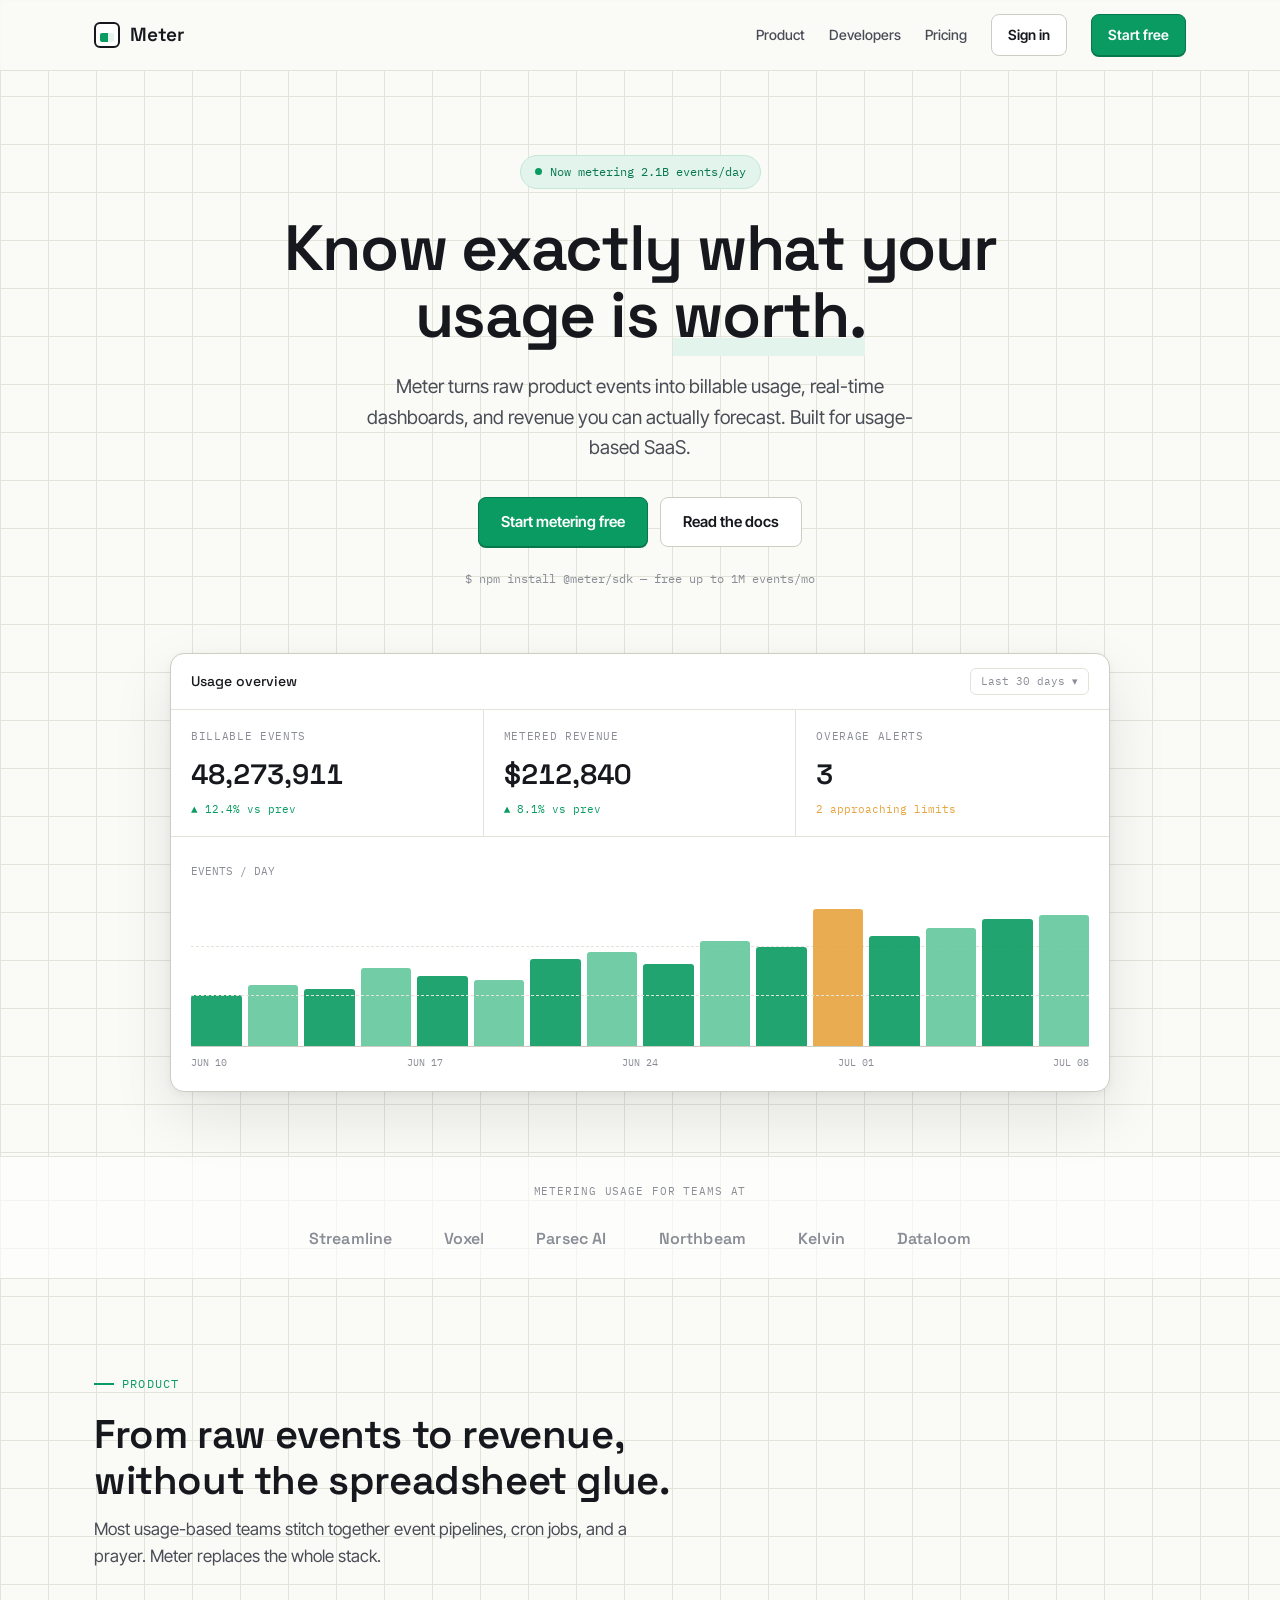
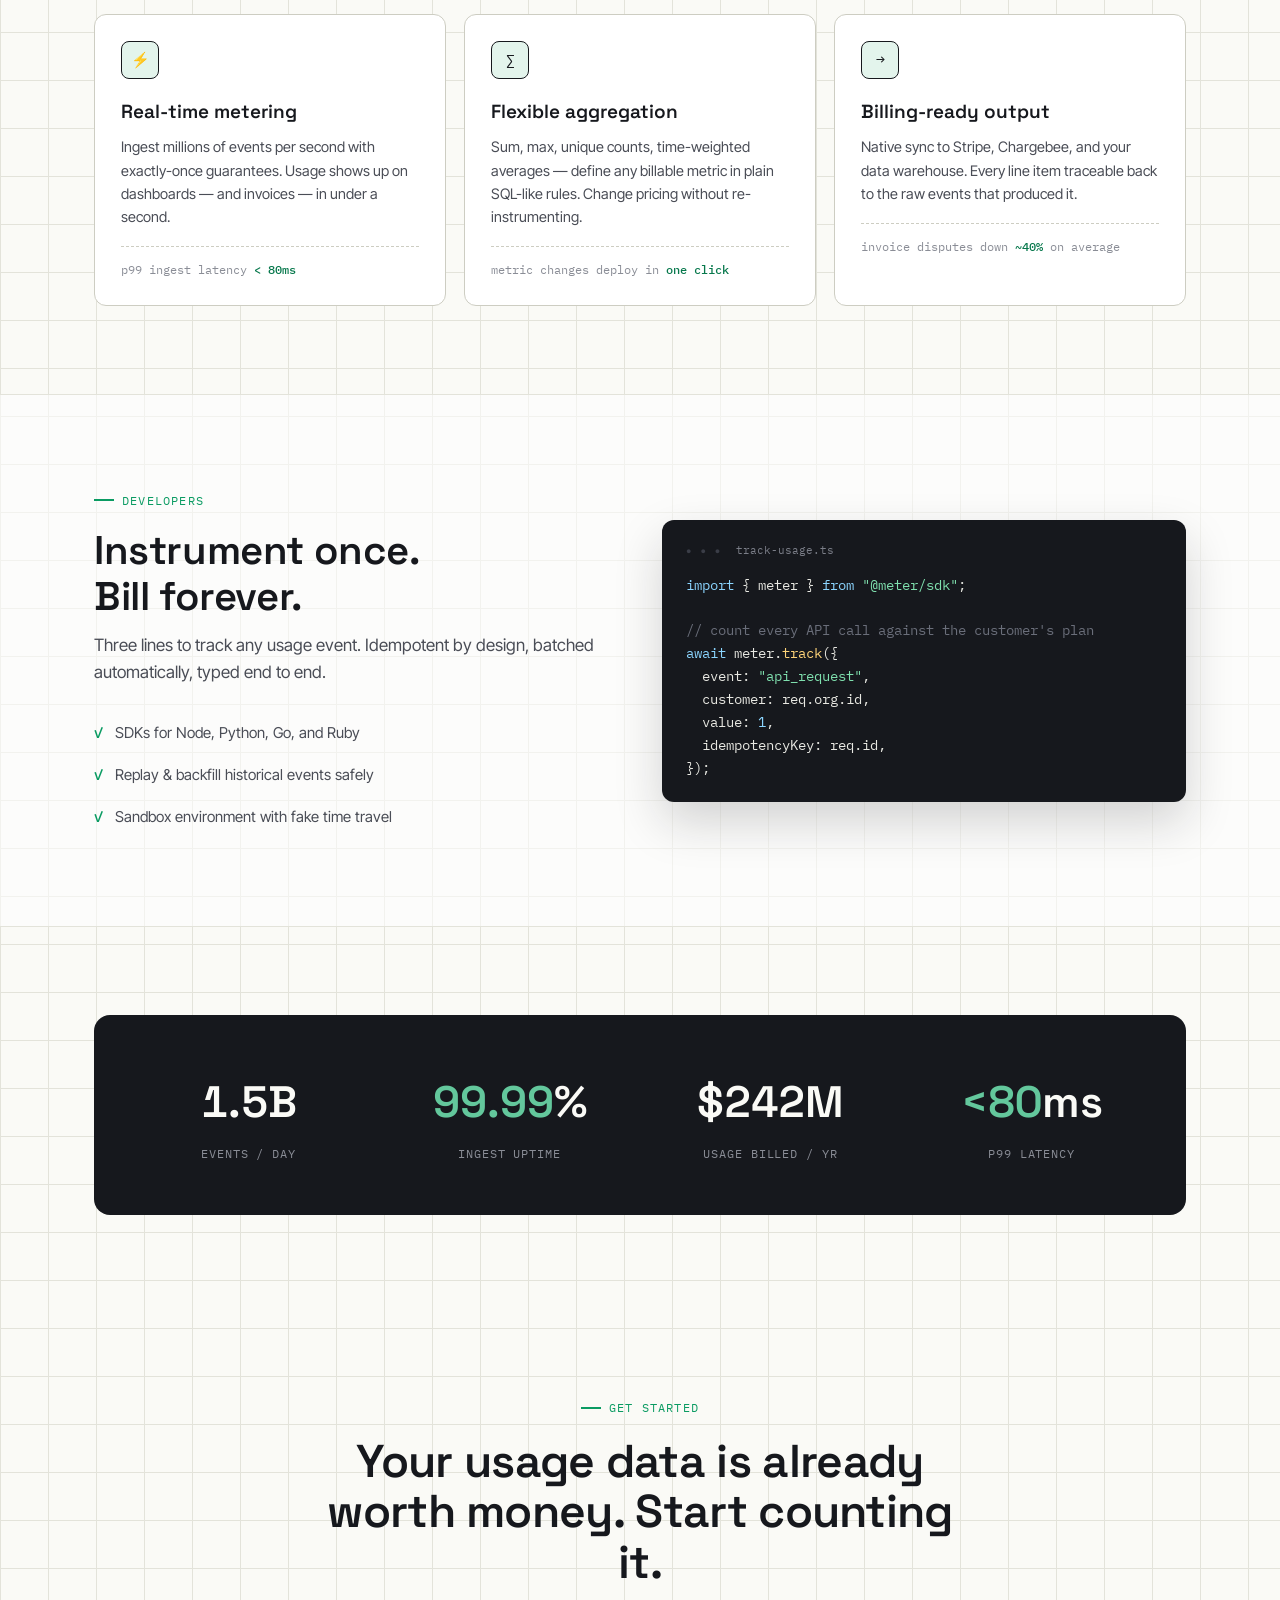
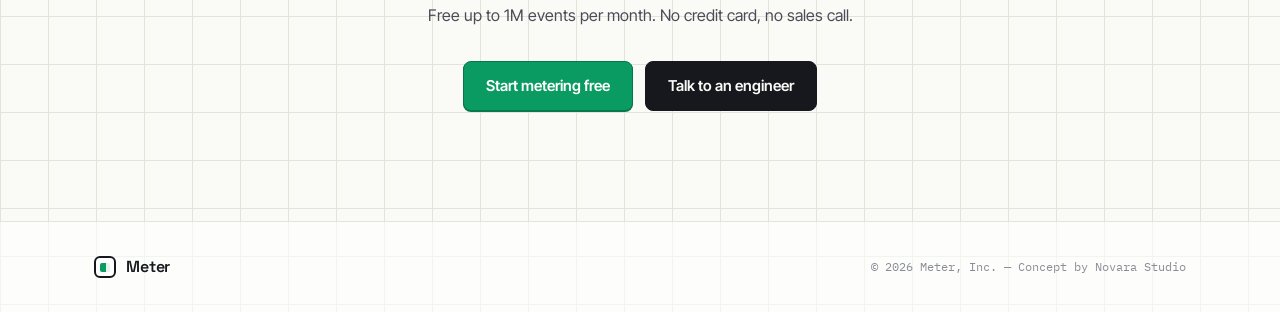
<file: concepts/meter.html>
<!DOCTYPE html>
<html lang="en">
<head>
<meta charset="UTF-8">
<meta name="viewport" content="width=device-width, initial-scale=1.0">
<meta name="robots" content="noindex">
<title>Meter — Usage analytics for modern billing</title>
<meta name="description" content="Meter turns raw product usage into billable events, real-time dashboards, and revenue you can actually forecast.">
<link rel="preconnect" href="https://fonts.googleapis.com">
<link href="https://fonts.googleapis.com/css2?family=Space+Grotesk:wght@400;500;600&family=IBM+Plex+Mono:wght@400;500&family=Inter+Tight:wght@400;500;600&display=swap" rel="stylesheet">
<style>
  :root{
    --paper:#FAFAF6;
    --paper-2:#F1F1EA;
    --ink:#16181D;
    --ink-2:#4A4D56;
    --ink-3:#8A8D96;
    --line:#E3E3DA;
    --line-strong:#CDCDC2;
    --green:#0A9B62;
    --green-dark:#07784C;
    --green-tint:#E3F4EC;
    --amber:#E8A33D;
    --fh:'Space Grotesk',sans-serif;
    --fb:'Inter Tight',sans-serif;
    --fm:'IBM Plex Mono',monospace;
    --ease:cubic-bezier(.2,.8,.2,1);
  }
  *{margin:0;padding:0;box-sizing:border-box}
  html{scroll-behavior:smooth}
  body{
    background:var(--paper);
    background-image:linear-gradient(var(--line) 1px,transparent 1px),linear-gradient(90deg,var(--line) 1px,transparent 1px);
    background-size:48px 48px;
    color:var(--ink);font-family:var(--fb);font-size:16px;line-height:1.6;-webkit-font-smoothing:antialiased;
  }
  .wrap{max-width:1140px;margin:0 auto;padding:0 24px}
  section{padding:88px 0}
  a{color:inherit}

  .kicker{font-family:var(--fm);font-size:12px;letter-spacing:.1em;text-transform:uppercase;color:var(--green);display:inline-flex;align-items:center;gap:8px;margin-bottom:18px}
  .kicker::before{content:"";width:20px;height:2px;background:var(--green)}
  h2.st{font-family:var(--fh);font-weight:600;font-size:clamp(26px,4vw,40px);line-height:1.15;letter-spacing:-.01em;margin-bottom:12px}
  .sub{color:var(--ink-2);font-size:17px;max-width:540px}

  /* nav */
  nav{position:sticky;top:0;z-index:50;background:rgba(250,250,246,.88);backdrop-filter:blur(10px);border-bottom:1px solid var(--line)}
  nav .in{max-width:1140px;margin:0 auto;padding:14px 24px;display:flex;justify-content:space-between;align-items:center}
  .logo{display:flex;align-items:center;gap:10px;font-family:var(--fh);font-weight:600;font-size:19px;text-decoration:none;letter-spacing:-.01em}
  .logo .m{width:26px;height:26px;border:2px solid var(--ink);border-radius:6px;position:relative;background:#fff}
  .logo .m::after{content:"";position:absolute;left:4px;right:4px;bottom:4px;height:9px;background:linear-gradient(90deg,var(--green) 0 60%,var(--green-tint) 60%);border-radius:2px}
  nav .links{display:flex;gap:24px;align-items:center;font-size:14px;font-weight:500}
  nav .links a{text-decoration:none;color:var(--ink-2)}
  nav .links a:hover{color:var(--ink)}
  @media(max-width:680px){nav .links a:not(.btn){display:none}}

  .btn{display:inline-block;font-family:var(--fb);font-weight:600;font-size:15px;text-decoration:none;border-radius:8px;padding:12px 22px;cursor:pointer;transition:transform .15s var(--ease),background .15s var(--ease),box-shadow .15s var(--ease)}
  .btn.solid{background:var(--ink);color:var(--paper);border:1px solid var(--ink)}
  .btn.solid:hover{background:#000;transform:translateY(-1px)}
  .btn.green{background:var(--green);color:#fff;border:1px solid var(--green-dark);box-shadow:0 1px 0 var(--green-dark)}
  .btn.green:hover{background:var(--green-dark);transform:translateY(-1px)}
  .btn.line{background:#fff;color:var(--ink);border:1px solid var(--line-strong)}
  .btn.line:hover{border-color:var(--ink)}
  .btn.sm{padding:9px 16px;font-size:14px}

  /* hero */
  .hero{padding:84px 0 64px;text-align:center}
  .hero .pill{display:inline-flex;align-items:center;gap:8px;font-family:var(--fm);font-size:12px;color:var(--green-dark);background:var(--green-tint);border:1px solid #C4E7D6;border-radius:999px;padding:6px 14px;margin-bottom:26px}
  .hero .pill b{width:7px;height:7px;border-radius:50%;background:var(--green);display:inline-block;animation:pulse 2s infinite}
  @keyframes pulse{0%,100%{opacity:1}50%{opacity:.35}}
  .hero h1{font-family:var(--fh);font-weight:600;font-size:clamp(36px,6.5vw,64px);line-height:1.06;letter-spacing:-.02em;max-width:800px;margin:0 auto}
  .hero h1 .u{box-shadow:inset 0 -0.28em 0 var(--green-tint)}
  .hero p{color:var(--ink-2);font-size:clamp(16px,2.2vw,19px);max-width:560px;margin:22px auto 34px}
  .hero .ctas{display:flex;gap:12px;justify-content:center;flex-wrap:wrap}
  .hero .micro{font-family:var(--fm);font-size:12px;color:var(--ink-3);margin-top:22px}

  /* dashboard mock */
  .dash{max-width:940px;margin:64px auto 0;background:#fff;border:1px solid var(--line-strong);border-radius:14px;box-shadow:0 24px 60px rgba(22,24,29,.10),0 2px 8px rgba(22,24,29,.05);overflow:hidden;text-align:left}
  .dash-top{display:flex;justify-content:space-between;align-items:center;padding:14px 20px;border-bottom:1px solid var(--line)}
  .dash-top .t{font-family:var(--fh);font-weight:500;font-size:14px}
  .dash-top .range{font-family:var(--fm);font-size:11px;color:var(--ink-3);border:1px solid var(--line);border-radius:6px;padding:4px 10px}
  .cards{display:grid;grid-template-columns:repeat(3,1fr);border-bottom:1px solid var(--line)}
  @media(max-width:640px){.cards{grid-template-columns:1fr}}
  .mcard{padding:18px 20px;border-right:1px solid var(--line)}
  .mcard:last-child{border-right:none}
  @media(max-width:640px){.mcard{border-right:none;border-bottom:1px solid var(--line)}.mcard:last-child{border-bottom:none}}
  .mcard .k{font-family:var(--fm);font-size:11px;letter-spacing:.06em;text-transform:uppercase;color:var(--ink-3)}
  .mcard .v{font-family:var(--fh);font-weight:600;font-size:28px;margin-top:6px;font-variant-numeric:tabular-nums}
  .mcard .d{font-family:var(--fm);font-size:11px;margin-top:4px}
  .up{color:var(--green)}.warn{color:var(--amber)}
  .chart{padding:26px 20px 20px;position:relative}
  .chart .label{font-family:var(--fm);font-size:11px;color:var(--ink-3);margin-bottom:16px}
  .bars{display:flex;align-items:flex-end;gap:6px;height:150px;border-bottom:1px solid var(--line-strong);position:relative}
  .bars::before{content:"";position:absolute;left:0;right:0;top:33%;border-top:1px dashed var(--line)}
  .bars::after{content:"";position:absolute;left:0;right:0;top:66%;border-top:1px dashed var(--line)}
  .bar{flex:1;background:var(--green);border-radius:3px 3px 0 0;opacity:.9;transform-origin:bottom;transform:scaleY(0);transition:transform .7s var(--ease)}
  .bar:nth-child(even){background:#63C79C}
  .bar.hot{background:var(--amber)}
  .dash.in .bar{transform:scaleY(1)}
  .xaxis{display:flex;justify-content:space-between;font-family:var(--fm);font-size:10px;color:var(--ink-3);margin-top:8px}

  /* logos */
  .logos{border-top:1px solid var(--line);border-bottom:1px solid var(--line);background:rgba(255,255,255,.6);padding:26px 0}
  .logos .in{display:flex;justify-content:center;gap:22px 52px;flex-wrap:wrap;align-items:center}
  .logos span{font-family:var(--fh);font-weight:600;font-size:16px;color:var(--ink-3);letter-spacing:.01em}
  .logos .cap{width:100%;text-align:center;font-family:var(--fm);font-size:11px;letter-spacing:.08em;text-transform:uppercase;color:var(--ink-3);margin-bottom:4px}

  /* features */
  .feats{display:grid;grid-template-columns:repeat(auto-fit,minmax(300px,1fr));gap:18px;margin-top:44px}
  .feat{background:#fff;border:1px solid var(--line-strong);border-radius:12px;padding:26px;transition:transform .2s var(--ease),box-shadow .2s var(--ease)}
  .feat:hover{transform:translateY(-3px);box-shadow:0 12px 32px rgba(22,24,29,.08)}
  .feat .ic{width:38px;height:38px;border:1.5px solid var(--ink);border-radius:8px;display:flex;align-items:center;justify-content:center;margin-bottom:18px;font-family:var(--fm);font-size:15px;background:var(--green-tint)}
  .feat h3{font-family:var(--fh);font-weight:600;font-size:19px;margin-bottom:8px}
  .feat p{font-size:14.5px;color:var(--ink-2)}
  .feat .mini{margin-top:18px;border-top:1px dashed var(--line-strong);padding-top:14px;font-family:var(--fm);font-size:11.5px;color:var(--ink-3)}
  .feat .mini b{color:var(--green-dark);font-weight:500}

  /* code */
  .code-split{display:grid;grid-template-columns:1fr 1fr;gap:44px;align-items:center}
  @media(max-width:860px){.code-split{grid-template-columns:1fr}}
  .codebox{background:var(--ink);border-radius:12px;padding:22px 24px;box-shadow:0 20px 48px rgba(22,24,29,.18);overflow-x:auto}
  .codebox .fname{font-family:var(--fm);font-size:11px;color:#7B7E88;margin-bottom:14px;display:flex;gap:6px;align-items:center}
  .codebox .fname::before{content:"● ● ●";color:#3A3D47;font-size:9px;letter-spacing:2px;margin-right:8px}
  pre{font-family:var(--fm);font-size:13.5px;line-height:1.7;color:#E8E8E2}
  .c-kw{color:#8BD5FF}.c-str{color:#7FE0AE}.c-fn{color:#FFD479}.c-cm{color:#6A6E7A}
  .checks{list-style:none;margin-top:26px}
  .checks li{display:flex;gap:12px;padding:9px 0;font-size:15px;color:var(--ink-2)}
  .checks li::before{content:"✓";font-family:var(--fm);color:var(--green);font-weight:500}

  /* proof band */
  .band{background:var(--ink);color:var(--paper);border-radius:16px;padding:52px 40px;display:grid;grid-template-columns:repeat(auto-fit,minmax(200px,1fr));gap:32px;text-align:center}
  .band .n{font-family:var(--fh);font-weight:600;font-size:clamp(30px,4.5vw,44px);font-variant-numeric:tabular-nums}
  .band .n span{color:#63C79C}
  .band .l{font-family:var(--fm);font-size:12px;letter-spacing:.08em;text-transform:uppercase;color:#8A8D96;margin-top:6px}

  /* cta */
  .cta-final{text-align:center;padding-bottom:110px}
  .cta-final h2{font-family:var(--fh);font-weight:600;font-size:clamp(28px,5vw,46px);letter-spacing:-.015em;line-height:1.1;max-width:640px;margin:0 auto 16px}
  .cta-final p{color:var(--ink-2);margin-bottom:32px}
  footer{border-top:1px solid var(--line);background:rgba(255,255,255,.6);padding:32px 0}
  footer .in{display:flex;justify-content:space-between;align-items:center;flex-wrap:wrap;gap:14px}
  footer .fine{font-family:var(--fm);font-size:12px;color:var(--ink-3)}

  .reveal{opacity:0;transform:translateY(16px);transition:opacity .55s var(--ease),transform .55s var(--ease)}
  .reveal.in{opacity:1;transform:none}
  @media(prefers-reduced-motion:reduce){
    *{transition:none!important;animation:none!important}
    .reveal{opacity:1;transform:none}.bar{transform:scaleY(1)!important}
  }
</style>
</head>
<body>

<nav>
  <div class="in">
    <a class="logo" href="#"><span class="m"></span>Meter</a>
    <div class="links">
      <a href="#product">Product</a>
      <a href="#developers">Developers</a>
      <a href="#pricing">Pricing</a>
      <a class="btn line sm" href="#">Sign in</a>
      <a class="btn green sm" href="#start">Start free</a>
    </div>
  </div>
</nav>

<div class="hero">
  <div class="wrap">
    <div class="pill"><b></b>Now metering 2.1B events/day</div>
    <h1>Know exactly what your usage is <span class="u">worth.</span></h1>
    <p>Meter turns raw product events into billable usage, real-time dashboards, and revenue you can actually forecast. Built for usage-based SaaS.</p>
    <div class="ctas">
      <a class="btn green" href="#start">Start metering free</a>
      <a class="btn line" href="#developers">Read the docs</a>
    </div>
    <div class="micro">$ npm install @meter/sdk — free up to 1M events/mo</div>

    <div class="dash" id="dash">
      <div class="dash-top"><span class="t">Usage overview</span><span class="range">Last 30 days ▾</span></div>
      <div class="cards">
        <div class="mcard"><div class="k">Billable events</div><div class="v" data-count="48273911">0</div><div class="d up">▲ 12.4% vs prev</div></div>
        <div class="mcard"><div class="k">Metered revenue</div><div class="v" data-count="212840" data-prefix="$">0</div><div class="d up">▲ 8.1% vs prev</div></div>
        <div class="mcard"><div class="k">Overage alerts</div><div class="v" data-count="3">0</div><div class="d warn">2 approaching limits</div></div>
      </div>
      <div class="chart">
        <div class="label">EVENTS / DAY</div>
        <div class="bars">
          <div class="bar" style="height:34%"></div><div class="bar" style="height:41%"></div>
          <div class="bar" style="height:38%"></div><div class="bar" style="height:52%"></div>
          <div class="bar" style="height:47%"></div><div class="bar" style="height:44%"></div>
          <div class="bar" style="height:58%"></div><div class="bar" style="height:63%"></div>
          <div class="bar" style="height:55%"></div><div class="bar" style="height:70%"></div>
          <div class="bar" style="height:66%"></div><div class="bar hot" style="height:92%"></div>
          <div class="bar" style="height:74%"></div><div class="bar" style="height:79%"></div>
          <div class="bar" style="height:85%"></div><div class="bar" style="height:88%"></div>
        </div>
        <div class="xaxis"><span>JUN 10</span><span>JUN 17</span><span>JUN 24</span><span>JUL 01</span><span>JUL 08</span></div>
      </div>
    </div>
  </div>
</div>

<div class="logos">
  <div class="wrap in">
    <div class="cap">Metering usage for teams at</div>
    <span>Streamline</span><span>Voxel</span><span>Parsec AI</span><span>Northbeam</span><span>Kelvin</span><span>Dataloom</span>
  </div>
</div>

<section id="product">
  <div class="wrap">
    <div class="kicker">Product</div>
    <h2 class="st">From raw events to revenue,<br>without the spreadsheet glue.</h2>
    <p class="sub">Most usage-based teams stitch together event pipelines, cron jobs, and a prayer. Meter replaces the whole stack.</p>
    <div class="feats">
      <div class="feat reveal">
        <div class="ic">⚡</div>
        <h3>Real-time metering</h3>
        <p>Ingest millions of events per second with exactly-once guarantees. Usage shows up on dashboards — and invoices — in under a second.</p>
        <div class="mini">p99 ingest latency <b>&lt; 80ms</b></div>
      </div>
      <div class="feat reveal">
        <div class="ic">∑</div>
        <h3>Flexible aggregation</h3>
        <p>Sum, max, unique counts, time-weighted averages — define any billable metric in plain SQL-like rules. Change pricing without re-instrumenting.</p>
        <div class="mini">metric changes deploy in <b>one click</b></div>
      </div>
      <div class="feat reveal">
        <div class="ic">→</div>
        <h3>Billing-ready output</h3>
        <p>Native sync to Stripe, Chargebee, and your data warehouse. Every line item traceable back to the raw events that produced it.</p>
        <div class="mini">invoice disputes down <b>~40%</b> on average</div>
      </div>
    </div>
  </div>
</section>

<section id="developers" style="background:rgba(255,255,255,.55);border-top:1px solid var(--line);border-bottom:1px solid var(--line)">
  <div class="wrap code-split">
    <div>
      <div class="kicker">Developers</div>
      <h2 class="st">Instrument once.<br>Bill forever.</h2>
      <p class="sub" style="margin-bottom:0">Three lines to track any usage event. Idempotent by design, batched automatically, typed end to end.</p>
      <ul class="checks">
        <li>SDKs for Node, Python, Go, and Ruby</li>
        <li>Replay & backfill historical events safely</li>
        <li>Sandbox environment with fake time travel</li>
      </ul>
    </div>
    <div class="codebox reveal">
      <div class="fname">track-usage.ts</div>
<pre><span class="c-kw">import</span> { meter } <span class="c-kw">from</span> <span class="c-str">"@meter/sdk"</span>;

<span class="c-cm">// count every API call against the customer's plan</span>
<span class="c-kw">await</span> meter.<span class="c-fn">track</span>({
  event: <span class="c-str">"api_request"</span>,
  customer: req.org.id,
  value: <span class="c-kw">1</span>,
  idempotencyKey: req.id,
});</pre>
    </div>
  </div>
</section>

<section>
  <div class="wrap">
    <div class="band reveal">
      <div><div class="n" data-count="2100000000" data-compact="1">0</div><div class="l">Events / day</div></div>
      <div><div class="n"><span>99.99</span>%</div><div class="l">Ingest uptime</div></div>
      <div><div class="n" data-count="340" data-prefix="$" data-suffix="M">0</div><div class="l">Usage billed / yr</div></div>
      <div><div class="n"><span>&lt;80</span>ms</div><div class="l">p99 latency</div></div>
    </div>
  </div>
</section>

<section class="cta-final" id="start">
  <div class="wrap">
    <div class="kicker" style="justify-content:center;display:inline-flex">Get started</div>
    <h2>Your usage data is already worth money. Start counting it.</h2>
    <p>Free up to 1M events per month. No credit card, no sales call.</p>
    <div class="ctas" style="display:flex;gap:12px;justify-content:center;flex-wrap:wrap">
      <a class="btn green" href="#">Start metering free</a>
      <a class="btn solid" href="#">Talk to an engineer</a>
    </div>
  </div>
</section>

<footer>
  <div class="wrap in">
    <a class="logo" href="#" style="font-size:16px"><span class="m" style="width:22px;height:22px"></span>Meter</a>
    <div class="fine">© 2026 Meter, Inc. — Concept by Novara Studio</div>
  </div>
</footer>

<script>
  // scroll reveals
  const io = new IntersectionObserver(es=>{es.forEach(e=>{if(e.isIntersecting){e.target.classList.add('in');io.unobserve(e.target)}})},{threshold:.15});
  document.querySelectorAll('.reveal').forEach(el=>io.observe(el));

  // dashboard: bars + counters when visible
  const fmt = (n, el) => {
    const pre = el.dataset.prefix||'', suf = el.dataset.suffix||'';
    if(el.dataset.compact) return pre + (n/1e9).toFixed(1) + 'B' + suf;
    return pre + Math.round(n).toLocaleString('en-US') + suf;
  };
  const runCounters = root => root.querySelectorAll('[data-count]').forEach(el=>{
    const target = +el.dataset.count, t0 = performance.now(), dur = 1400;
    const tick = t => {
      const p = Math.min((t-t0)/dur, 1), eased = 1-Math.pow(1-p,3);
      el.textContent = fmt(target*eased, el);
      if(p<1) requestAnimationFrame(tick);
    };
    requestAnimationFrame(tick);
  });
  const dashIO = new IntersectionObserver(es=>{es.forEach(e=>{if(e.isIntersecting){
    e.target.classList.add('in'); runCounters(e.target); dashIO.unobserve(e.target);
  }})},{threshold:.3});
  const dash = document.getElementById('dash');
  dashIO.observe(dash);
  document.querySelectorAll('.band').forEach(b=>dashIO.observe(b));
  if(matchMedia('(prefers-reduced-motion: reduce)').matches){
    document.querySelectorAll('[data-count]').forEach(el=>el.textContent=fmt(+el.dataset.count,el));
  }
</script>

</body>
</html>
</file>
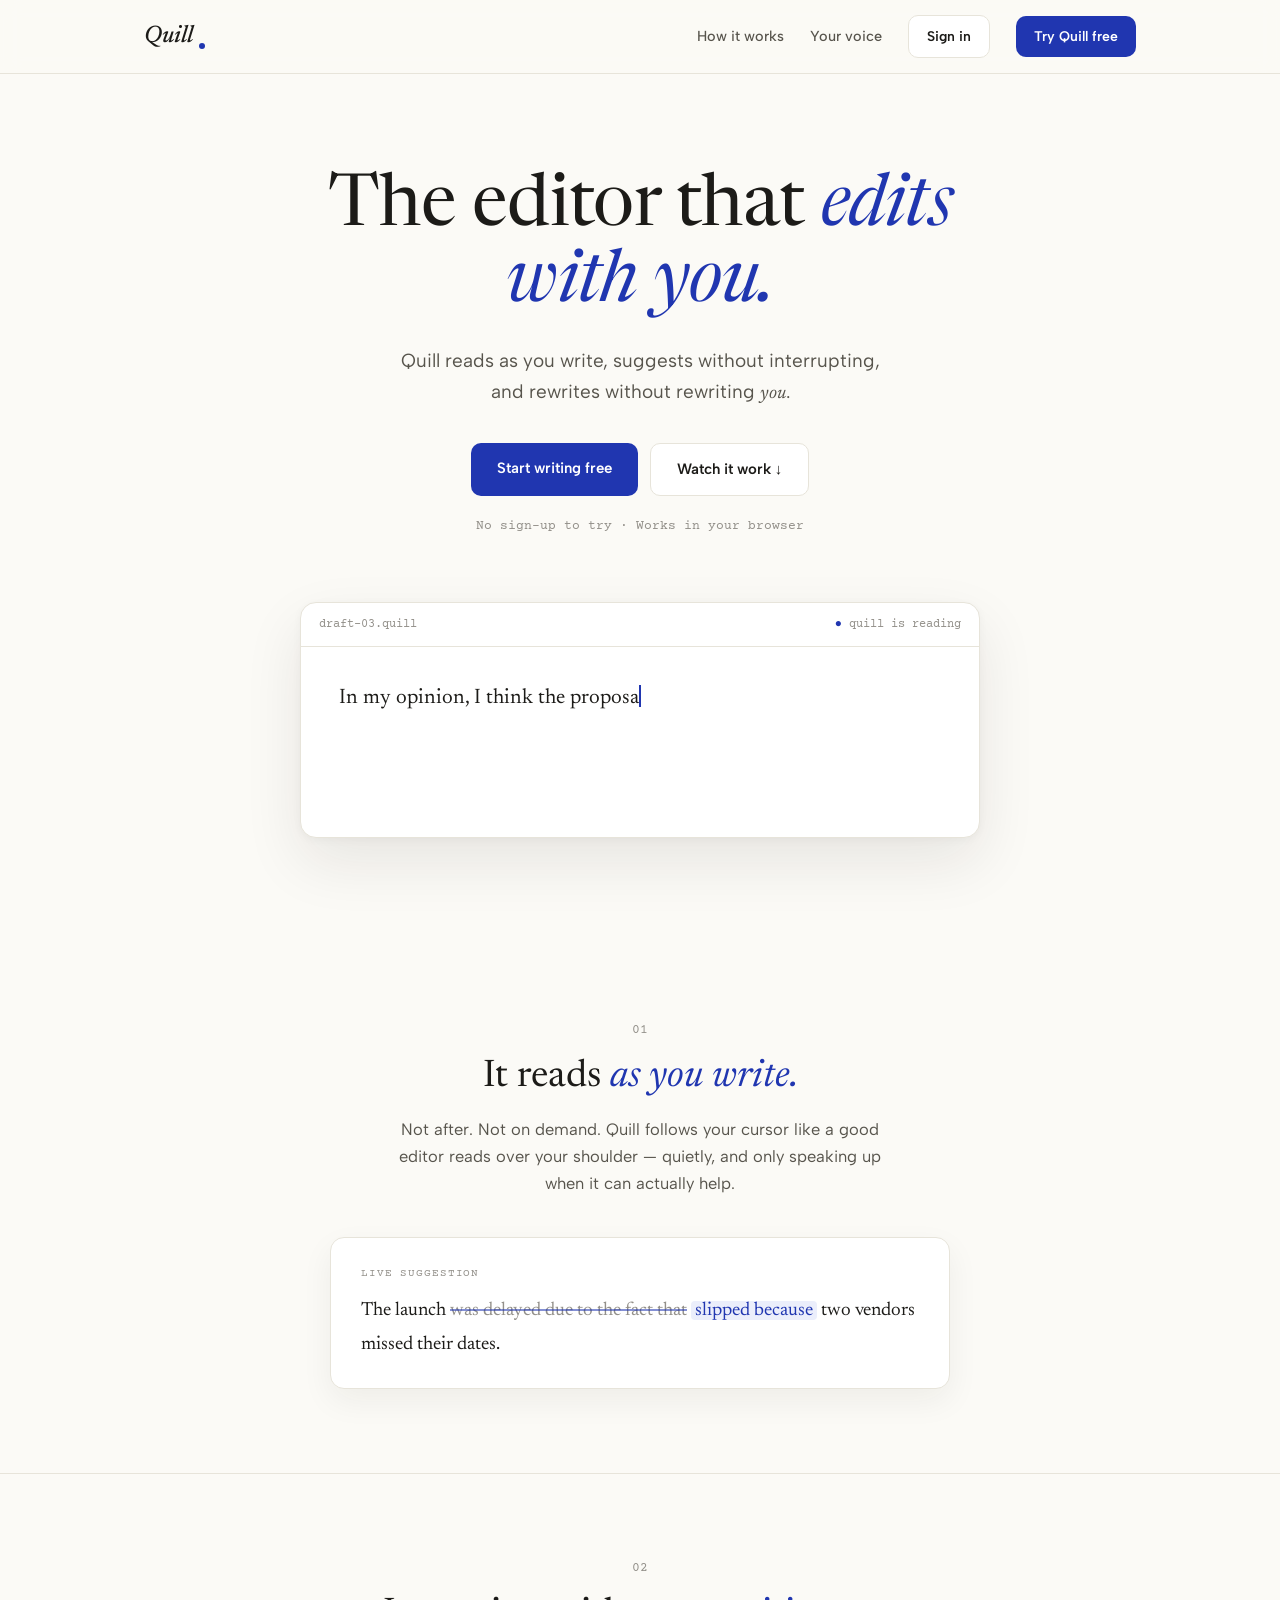
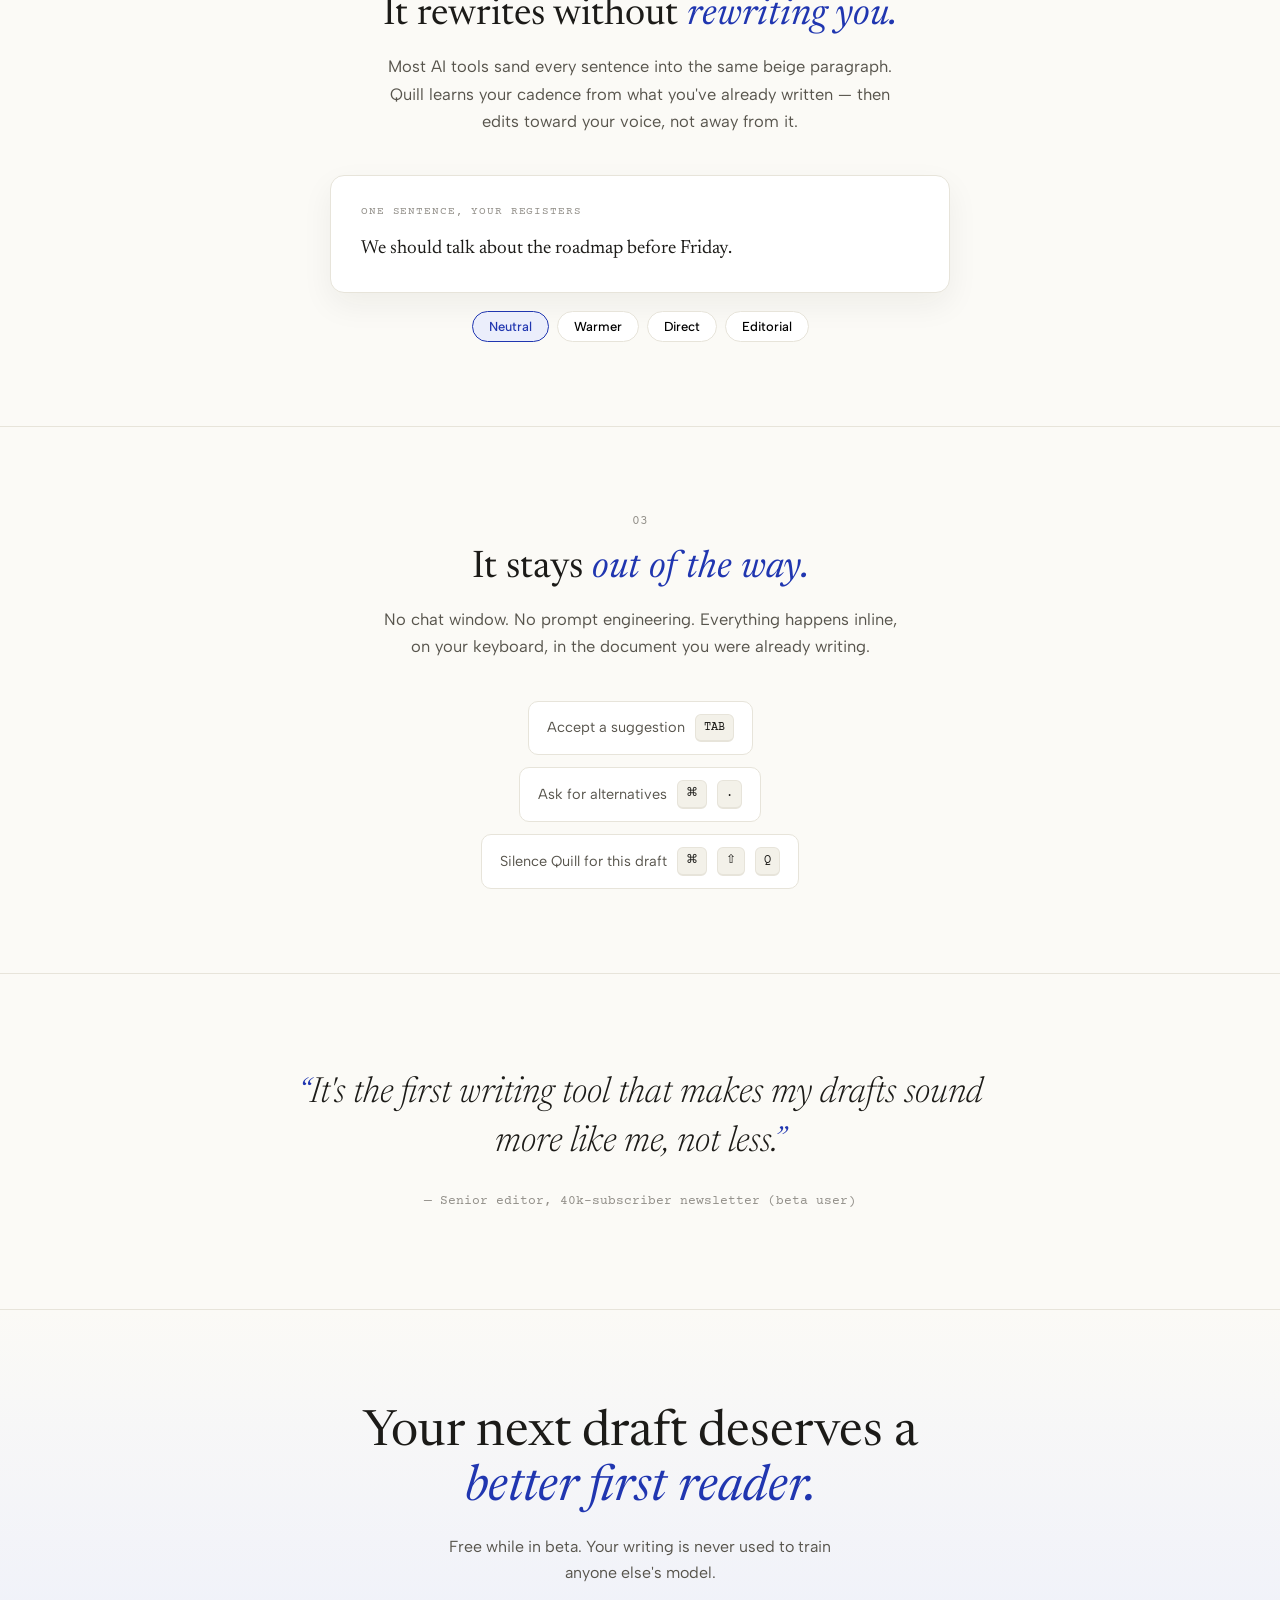
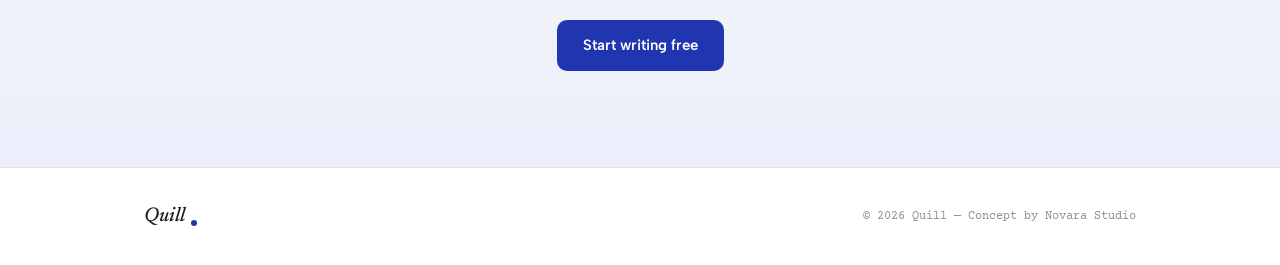
<file: concepts/quill.html>
<!DOCTYPE html>
<html lang="en">
<head>
<meta charset="UTF-8">
<meta name="viewport" content="width=device-width, initial-scale=1.0">
<meta name="robots" content="noindex">
<title>Quill — The editor that edits with you</title>
<meta name="description" content="Quill is an AI writing assistant that reads as you write, suggests without interrupting, and rewrites without rewriting you.">
<link rel="preconnect" href="https://fonts.googleapis.com">
<link href="https://fonts.googleapis.com/css2?family=Newsreader:ital,opsz,wght@0,6..72,300..600;1,6..72,300..600&family=Albert+Sans:wght@400;500;600&family=Courier+Prime:wght@400;700&display=swap" rel="stylesheet">
<style>
  :root{
    --paper:#FBFAF6;
    --paper-2:#F3F1E9;
    --ink-text:#1C1B18;
    --ink-2:#57544C;
    --ink-3:#93908A;
    --line:#E7E4DA;
    --blue:#2036B0;
    --blue-deep:#182A8F;
    --blue-tint:#EBEEFB;
    --hl:#FFF3B8;
    --fd:'Newsreader',serif;
    --fb:'Albert Sans',sans-serif;
    --fm:'Courier Prime',monospace;
    --ease:cubic-bezier(.22,.9,.24,1);
  }
  *{margin:0;padding:0;box-sizing:border-box}
  html{scroll-behavior:smooth}
  body{background:var(--paper);color:var(--ink-text);font-family:var(--fb);font-size:16px;line-height:1.65;-webkit-font-smoothing:antialiased}
  .wrap{max-width:760px;margin:0 auto;padding:0 24px}
  .wide{max-width:1040px;margin:0 auto;padding:0 24px}
  section{padding:96px 0}
  a{color:inherit}

  .kicker{font-family:var(--fm);font-size:13px;letter-spacing:.08em;text-transform:uppercase;color:var(--blue);margin-bottom:18px;display:block;text-align:center}
  h2.st{font-family:var(--fd);font-weight:400;font-size:clamp(30px,5vw,46px);line-height:1.12;text-align:center;letter-spacing:-.005em}
  h2.st em{font-style:italic;color:var(--blue)}
  .sub{color:var(--ink-2);font-size:17px;text-align:center;max-width:520px;margin:16px auto 0}

  /* nav */
  nav{position:sticky;top:0;z-index:50;background:rgba(251,250,246,.9);backdrop-filter:blur(10px);border-bottom:1px solid var(--line)}
  nav .in{max-width:1040px;margin:0 auto;padding:15px 24px;display:flex;justify-content:space-between;align-items:center}
  .logo{font-family:var(--fd);font-style:italic;font-weight:500;font-size:24px;text-decoration:none;position:relative;padding-right:12px}
  .logo::after{content:"";position:absolute;right:0;bottom:7px;width:6px;height:6px;border-radius:50%;background:var(--blue)}
  nav .links{display:flex;gap:26px;align-items:center;font-size:14.5px;font-weight:500}
  nav .links a{text-decoration:none;color:var(--ink-2)}
  nav .links a:hover{color:var(--ink-text)}
  @media(max-width:640px){nav .links a:not(.btn){display:none}}

  .btn{display:inline-block;font-weight:600;font-size:15px;text-decoration:none;border-radius:10px;padding:13px 26px;cursor:pointer;transition:transform .15s var(--ease),background .15s var(--ease)}
  .btn.ink{background:var(--blue);color:#fff}
  .btn.ink:hover{background:var(--blue-deep);transform:translateY(-1px)}
  .btn.quiet{background:transparent;color:var(--ink-text);border:1px solid var(--line);background:#fff}
  .btn.quiet:hover{border-color:var(--ink-3)}
  .btn.sm{padding:9px 18px;font-size:14px}

  /* hero */
  .hero{padding:96px 0 72px;text-align:center}
  .hero h1{font-family:var(--fd);font-weight:400;font-size:clamp(40px,7.5vw,72px);line-height:1.06;letter-spacing:-.01em}
  .hero h1 em{font-style:italic;color:var(--blue)}
  .hero p{color:var(--ink-2);font-size:clamp(16px,2.3vw,19px);max-width:480px;margin:22px auto 34px}
  .hero .ctas{display:flex;gap:12px;justify-content:center;flex-wrap:wrap}
  .hero .micro{font-family:var(--fm);font-size:13px;color:var(--ink-3);margin-top:20px}

  /* writing surface demo */
  .surface{max-width:680px;margin:64px auto 0;background:#fff;border:1px solid var(--line);border-radius:16px;box-shadow:0 24px 60px rgba(28,27,24,.09),0 2px 8px rgba(28,27,24,.04);text-align:left;overflow:hidden}
  .surface .bar{display:flex;justify-content:space-between;align-items:center;padding:12px 18px;border-bottom:1px solid var(--line);font-family:var(--fm);font-size:12px;color:var(--ink-3)}
  .surface .bar .dot{color:var(--blue)}
  .surface .page{padding:34px 38px 40px;font-family:var(--fd);font-size:21px;line-height:1.75;min-height:190px}
  .caret{display:inline-block;width:2px;height:1.05em;background:var(--blue);vertical-align:-0.16em;animation:blink 1s steps(1) infinite}
  @keyframes blink{50%{opacity:0}}
  .strike{text-decoration:line-through;text-decoration-color:rgba(32,54,176,.55);text-decoration-thickness:1.5px;color:var(--ink-3);transition:opacity .4s}
  .fix{color:var(--blue);background:var(--blue-tint);border-radius:4px;padding:0 4px}
  .ghost{color:var(--ink-3);font-style:italic}
  .sugg{margin:0 38px 26px;display:none;align-items:center;gap:10px;background:var(--blue-tint);border:1px solid #D6DCF6;border-radius:10px;padding:10px 14px;font-family:var(--fb);font-size:13.5px;color:var(--blue-deep)}
  .sugg.show{display:flex}
  .sugg .key{font-family:var(--fm);font-size:11px;background:#fff;border:1px solid #C9D1F0;border-radius:5px;padding:2px 7px;margin-left:auto;white-space:nowrap}

  /* narrative beats */
  .beat{padding:84px 0;border-top:1px solid var(--line)}
  .beat .num{font-family:var(--fm);font-size:13px;color:var(--ink-3);text-align:center;margin-bottom:14px}
  .beat h2{font-family:var(--fd);font-weight:400;font-size:clamp(26px,4.5vw,38px);line-height:1.15;text-align:center}
  .beat h2 em{font-style:italic;color:var(--blue)}
  .beat .body{color:var(--ink-2);font-size:16.5px;max-width:520px;margin:16px auto 0;text-align:center}
  .beat .demo{max-width:620px;margin:40px auto 0}

  .diff{background:#fff;border:1px solid var(--line);border-radius:14px;padding:26px 30px;font-family:var(--fd);font-size:19px;line-height:1.8;box-shadow:0 12px 32px rgba(28,27,24,.06)}
  .diff .lbl{font-family:var(--fm);font-size:11px;letter-spacing:.08em;text-transform:uppercase;color:var(--ink-3);display:block;margin-bottom:10px}
  .tones{display:flex;gap:8px;justify-content:center;margin-top:18px;flex-wrap:wrap}
  .tone{font-family:var(--fb);font-size:13px;font-weight:500;border:1px solid var(--line);background:#fff;border-radius:999px;padding:7px 16px;cursor:pointer;transition:all .15s var(--ease)}
  .tone.on,.tone:hover{border-color:var(--blue);color:var(--blue);background:var(--blue-tint)}

  .quiet-demo{display:flex;flex-direction:column;gap:12px;align-items:center}
  .chip{display:inline-flex;align-items:center;gap:10px;background:#fff;border:1px solid var(--line);border-radius:10px;padding:12px 18px;font-size:14.5px;color:var(--ink-2)}
  .chip kbd{font-family:var(--fm);font-size:12px;background:var(--paper-2);border:1px solid var(--line);border-bottom-width:2px;border-radius:6px;padding:3px 8px;color:var(--ink-text)}

  /* quote */
  .quote{border-top:1px solid var(--line);text-align:center}
  .quote blockquote{font-family:var(--fd);font-style:italic;font-weight:300;font-size:clamp(24px,4.4vw,36px);line-height:1.35;max-width:720px;margin:0 auto}
  .quote blockquote .mark{color:var(--blue)}
  .quote cite{display:block;font-style:normal;font-family:var(--fm);font-size:13px;color:var(--ink-3);margin-top:24px}

  /* cta */
  .final{border-top:1px solid var(--line);text-align:center;background:linear-gradient(var(--paper),var(--blue-tint))}
  .final h2{font-family:var(--fd);font-weight:400;font-size:clamp(30px,5.5vw,50px);line-height:1.1;max-width:640px;margin:0 auto}
  .final h2 em{font-style:italic;color:var(--blue)}
  .final p{color:var(--ink-2);margin:18px auto 34px;max-width:420px}
  footer{border-top:1px solid var(--line);padding:32px 0;background:#fff}
  footer .in{max-width:1040px;margin:0 auto;padding:0 24px;display:flex;justify-content:space-between;align-items:center;flex-wrap:wrap;gap:12px}
  footer .fine{font-family:var(--fm);font-size:12px;color:var(--ink-3)}

  .reveal{opacity:0;transform:translateY(18px);transition:opacity .6s var(--ease),transform .6s var(--ease)}
  .reveal.in{opacity:1;transform:none}
  @media(prefers-reduced-motion:reduce){
    *{transition:none!important;animation:none!important}
    .reveal{opacity:1;transform:none}
    .caret{display:none}
  }
</style>
</head>
<body>

<nav>
  <div class="in">
    <a class="logo" href="#">Quill</a>
    <div class="links">
      <a href="#how">How it works</a>
      <a href="#voice">Your voice</a>
      <a class="btn quiet sm" href="#">Sign in</a>
      <a class="btn ink sm" href="#start">Try Quill free</a>
    </div>
  </div>
</nav>

<div class="hero">
  <div class="wrap">
    <h1>The editor that <em>edits with you.</em></h1>
    <p>Quill reads as you write, suggests without interrupting, and rewrites without rewriting <em style="font-family:var(--fd)">you</em>.</p>
    <div class="ctas">
      <a class="btn ink" href="#start">Start writing free</a>
      <a class="btn quiet" href="#how">Watch it work ↓</a>
    </div>
    <div class="micro">No sign-up to try · Works in your browser</div>
  </div>

  <div class="wide">
    <div class="surface" id="surface">
      <div class="bar"><span>draft-03.quill</span><span><span class="dot">●</span> quill is reading</span></div>
      <div class="page" id="page"></div>
      <div class="sugg" id="sugg">
        <span>✎</span><span id="suggText">Tighter: cut the hedge, lead with the verb.</span><span class="key">TAB to accept</span>
      </div>
    </div>
  </div>
</div>

<section class="beat" id="how" style="border-top:none;padding-top:110px">
  <div class="wrap">
    <div class="num">01</div>
    <h2>It reads <em>as you write.</em></h2>
    <p class="body">Not after. Not on demand. Quill follows your cursor like a good editor reads over your shoulder — quietly, and only speaking up when it can actually help.</p>
    <div class="demo reveal">
      <div class="diff">
        <span class="lbl">Live suggestion</span>
        The launch <span class="strike">was delayed due to the fact that</span> <span class="fix">slipped because</span> two vendors missed their dates.
      </div>
    </div>
  </div>
</section>

<section class="beat" id="voice">
  <div class="wrap">
    <div class="num">02</div>
    <h2>It rewrites without <em>rewriting you.</em></h2>
    <p class="body">Most AI tools sand every sentence into the same beige paragraph. Quill learns your cadence from what you've already written — then edits toward your voice, not away from it.</p>
    <div class="demo reveal">
      <div class="diff" id="toneBox">
        <span class="lbl">One sentence, your registers</span>
        <span id="toneText">We should talk about the roadmap before Friday.</span>
      </div>
      <div class="tones">
        <button class="tone on" data-t="We should talk about the roadmap before Friday.">Neutral</button>
        <button class="tone" data-t="Could we find time before Friday to align on the roadmap?">Warmer</button>
        <button class="tone" data-t="Roadmap talk before Friday — non-negotiable.">Direct</button>
        <button class="tone" data-t="Before Friday, let's give the roadmap the conversation it deserves.">Editorial</button>
      </div>
    </div>
  </div>
</section>

<section class="beat">
  <div class="wrap">
    <div class="num">03</div>
    <h2>It stays <em>out of the way.</em></h2>
    <p class="body">No chat window. No prompt engineering. Everything happens inline, on your keyboard, in the document you were already writing.</p>
    <div class="demo quiet-demo reveal">
      <span class="chip">Accept a suggestion <kbd>TAB</kbd></span>
      <span class="chip">Ask for alternatives <kbd>⌘</kbd><kbd>.</kbd></span>
      <span class="chip">Silence Quill for this draft <kbd>⌘</kbd><kbd>⇧</kbd><kbd>Q</kbd></span>
    </div>
  </div>
</section>

<section class="quote">
  <div class="wrap">
    <blockquote><span class="mark">“</span>It's the first writing tool that makes my drafts sound more like me, not less.<span class="mark">”</span></blockquote>
    <cite>— Senior editor, 40k-subscriber newsletter (beta user)</cite>
  </div>
</section>

<section class="final" id="start">
  <div class="wrap">
    <h2>Your next draft deserves a <em>better first reader.</em></h2>
    <p>Free while in beta. Your writing is never used to train anyone else's model.</p>
    <a class="btn ink" href="#">Start writing free</a>
  </div>
</section>

<footer>
  <div class="in">
    <a class="logo" href="#" style="font-size:20px">Quill</a>
    <div class="fine">© 2026 Quill — Concept by Novara Studio</div>
  </div>
</footer>

<script>
  // ---- hero typing + self-editing demo ----
  const page = document.getElementById('page');
  const sugg = document.getElementById('sugg');
  const reduced = matchMedia('(prefers-reduced-motion: reduce)').matches;

  const s1 = "In my opinion, I think the proposal is ";
  const weak = "very unique and quite compelling";
  const s2 = " and worth funding.";
  const fixed = "singular — and compelling";

  function staticRender(){
    page.innerHTML = `In my opinion, I think the proposal is <span class="strike">${weak}</span> <span class="fix">${fixed}</span>${s2}`;
  }

  async function type(el, text, speed=34){
    for(const ch of text){
      el.insertAdjacentText('beforeend', ch);
      await new Promise(r=>setTimeout(r, speed + Math.random()*28));
    }
  }
  const wait = ms => new Promise(r=>setTimeout(r,ms));

  async function play(){
    if(reduced){ staticRender(); sugg.classList.add('show'); return; }
    const caret = '<span class="caret" id="caret"></span>';
    page.innerHTML = caret;
    const c = () => document.getElementById('caret');
    // type sentence with weak phrase
    const t1 = document.createElement('span'); page.insertBefore(t1, c());
    await type(t1, s1);
    const wk = document.createElement('span'); page.insertBefore(wk, c());
    await type(wk, weak);
    const t2 = document.createElement('span'); page.insertBefore(t2, c());
    await type(t2, s2);
    await wait(700);
    // quill flags the weak phrase
    wk.className = 'strike';
    sugg.classList.add('show');
    await wait(1400);
    // accept: insert fix after strike
    const fx = document.createElement('span'); fx.className = 'fix';
    wk.after(fx); wk.after(document.createTextNode(' '));
    await type(fx, fixed, 26);
    await wait(600);
    wk.style.opacity = '0';
    await wait(500);
    wk.remove();
    document.getElementById('suggText').textContent = 'Accepted. Reading on…';
    await wait(2600);
    sugg.classList.remove('show');
    document.getElementById('suggText').textContent = 'Tighter: cut the hedge, lead with the verb.';
    await wait(1200);
    play(); // loop
  }
  // start when visible
  const heroIO = new IntersectionObserver(es=>{es.forEach(e=>{if(e.isIntersecting){heroIO.disconnect();play();}})},{threshold:.4});
  heroIO.observe(document.getElementById('surface'));

  // ---- tone switcher ----
  const toneText = document.getElementById('toneText');
  document.querySelectorAll('.tone').forEach(b=>b.addEventListener('click',()=>{
    document.querySelectorAll('.tone').forEach(x=>x.classList.remove('on'));
    b.classList.add('on');
    toneText.style.opacity = 0;
    setTimeout(()=>{ toneText.textContent = b.dataset.t; toneText.style.opacity = 1; }, reduced?0:180);
  }));
  toneText.style.transition = 'opacity .18s';

  // ---- scroll reveals ----
  const io = new IntersectionObserver(es=>{es.forEach(e=>{if(e.isIntersecting){e.target.classList.add('in');io.unobserve(e.target)}})},{threshold:.2});
  document.querySelectorAll('.reveal').forEach(el=>io.observe(el));
</script>

</body>
</html>
</file>
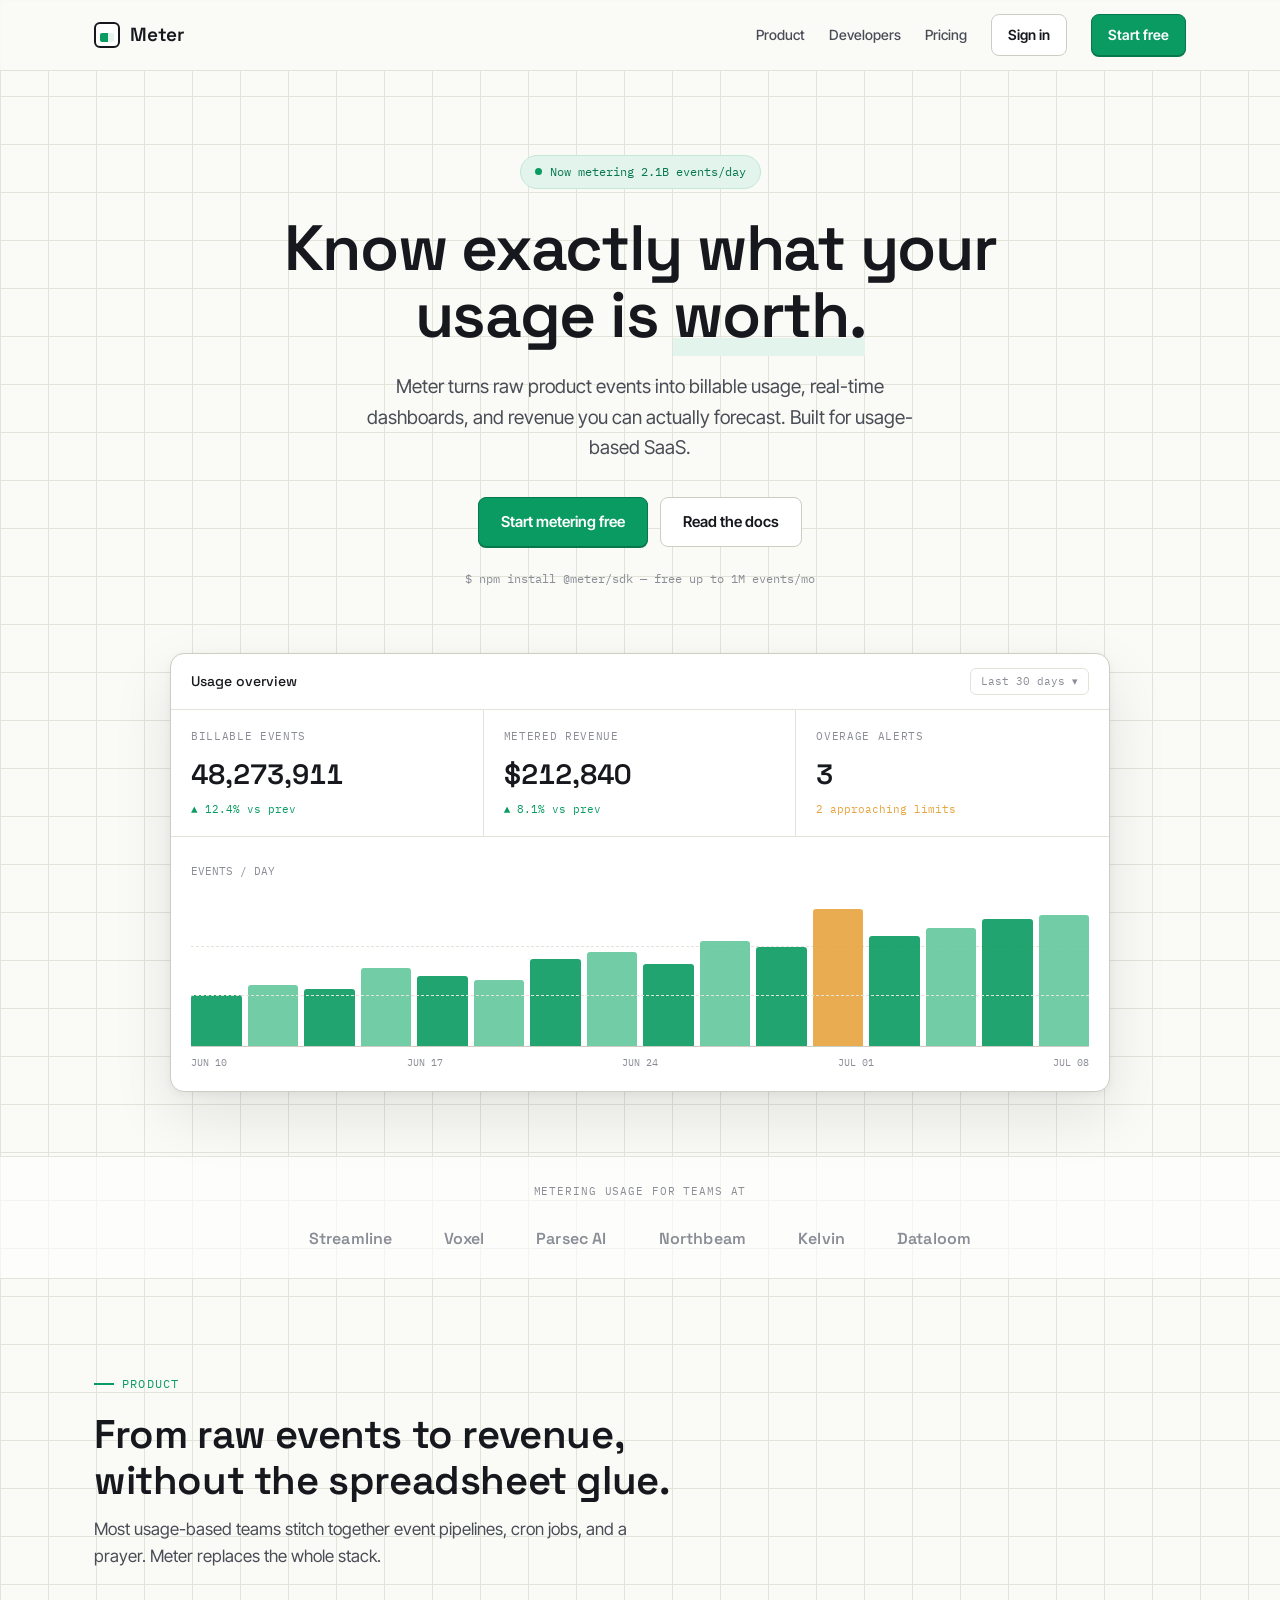
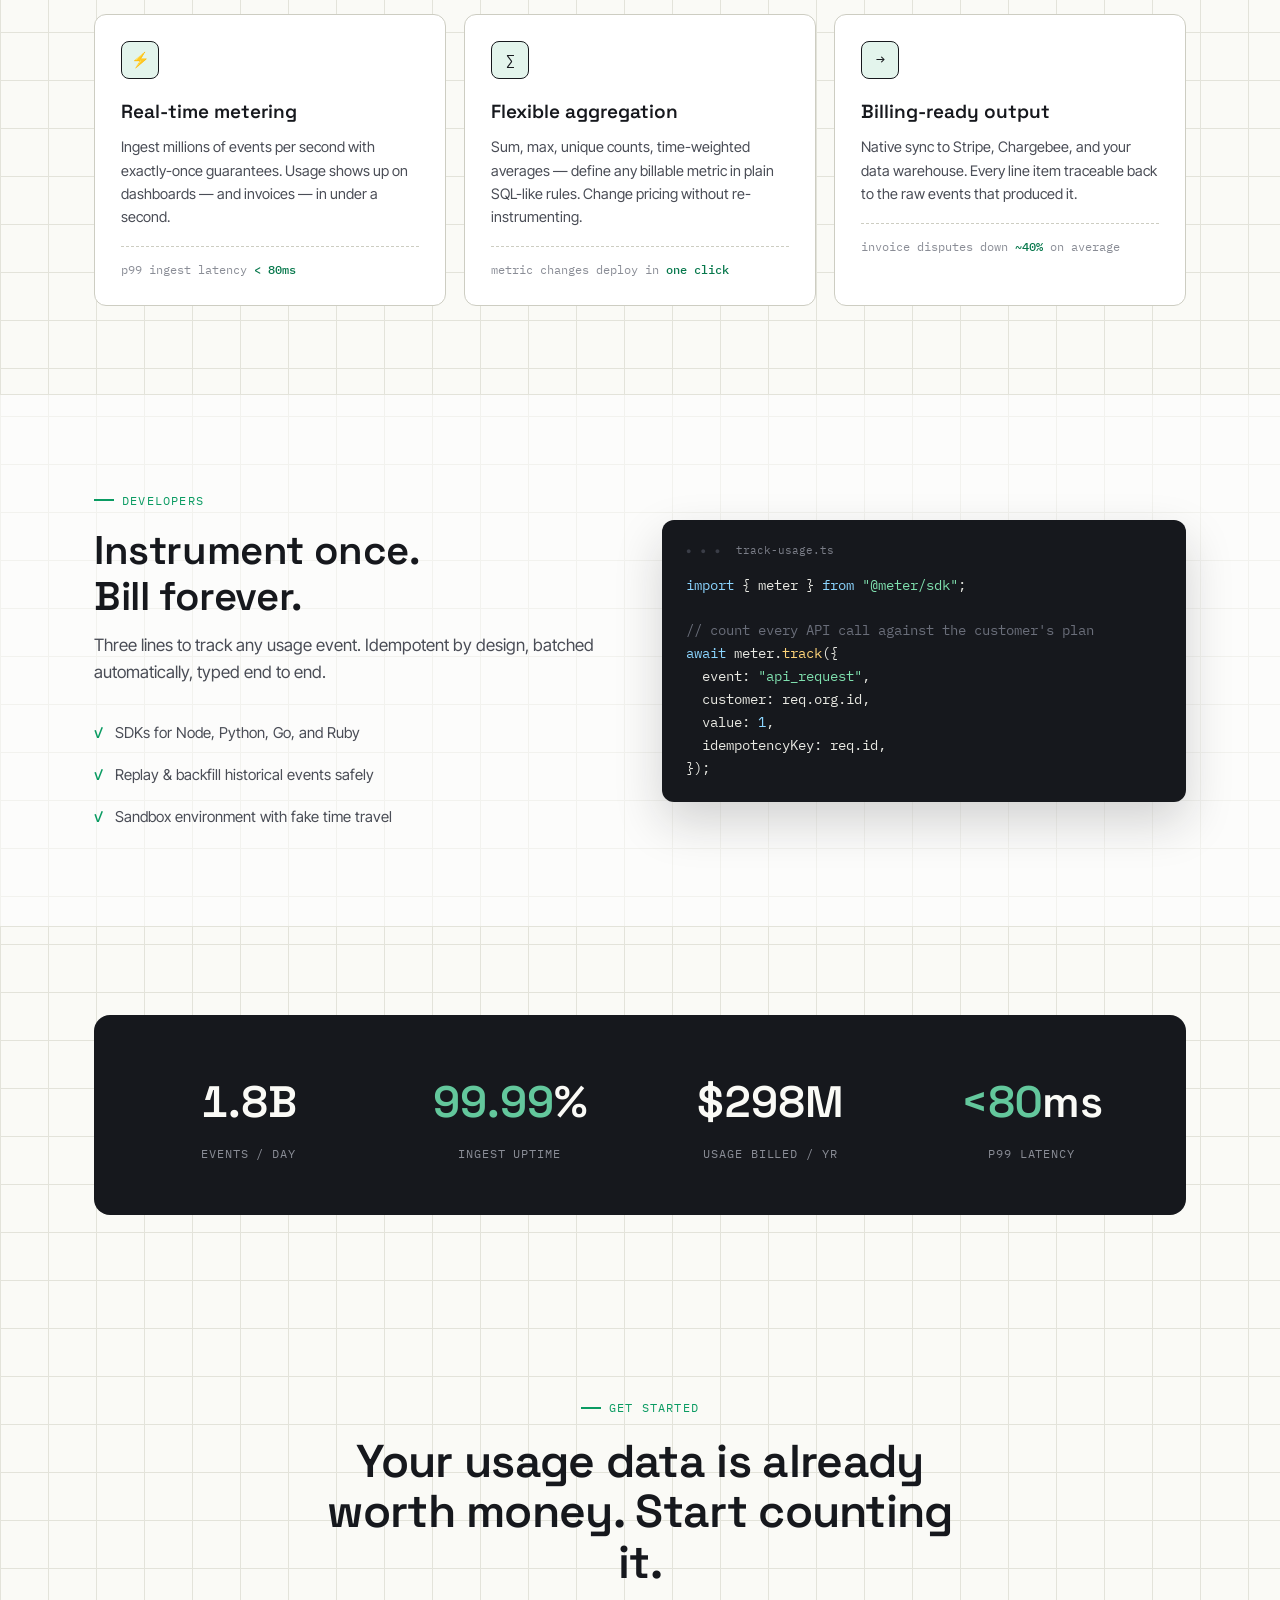
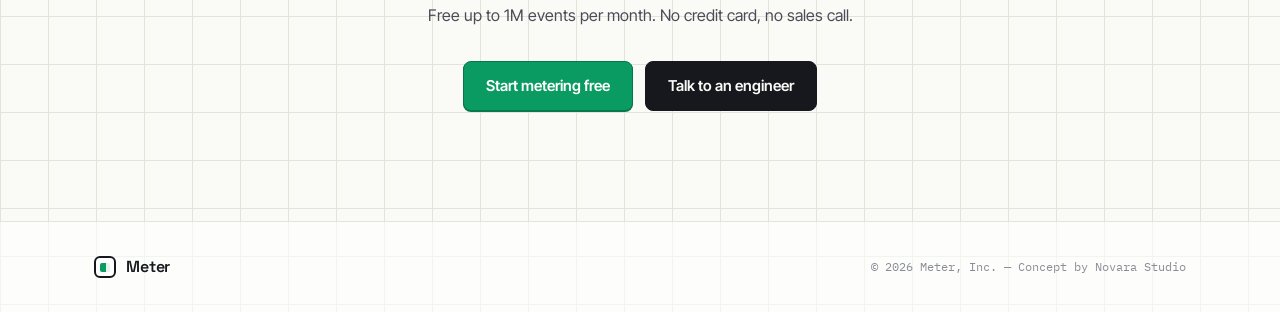
<file: uploads/concept-01-meter.html>
<!DOCTYPE html>
<html lang="en">
<head>
<meta charset="UTF-8">
<meta name="viewport" content="width=device-width, initial-scale=1.0">
<title>Meter — Usage analytics for modern billing</title>
<meta name="description" content="Meter turns raw product usage into billable events, real-time dashboards, and revenue you can actually forecast.">
<link rel="preconnect" href="https://fonts.googleapis.com">
<link href="https://fonts.googleapis.com/css2?family=Space+Grotesk:wght@400;500;600&family=IBM+Plex+Mono:wght@400;500&family=Inter+Tight:wght@400;500;600&display=swap" rel="stylesheet">
<style>
  :root{
    --paper:#FAFAF6;
    --paper-2:#F1F1EA;
    --ink:#16181D;
    --ink-2:#4A4D56;
    --ink-3:#8A8D96;
    --line:#E3E3DA;
    --line-strong:#CDCDC2;
    --green:#0A9B62;
    --green-dark:#07784C;
    --green-tint:#E3F4EC;
    --amber:#E8A33D;
    --fh:'Space Grotesk',sans-serif;
    --fb:'Inter Tight',sans-serif;
    --fm:'IBM Plex Mono',monospace;
    --ease:cubic-bezier(.2,.8,.2,1);
  }
  *{margin:0;padding:0;box-sizing:border-box}
  html{scroll-behavior:smooth}
  body{
    background:var(--paper);
    background-image:linear-gradient(var(--line) 1px,transparent 1px),linear-gradient(90deg,var(--line) 1px,transparent 1px);
    background-size:48px 48px;
    color:var(--ink);font-family:var(--fb);font-size:16px;line-height:1.6;-webkit-font-smoothing:antialiased;
  }
  .wrap{max-width:1140px;margin:0 auto;padding:0 24px}
  section{padding:88px 0}
  a{color:inherit}

  .kicker{font-family:var(--fm);font-size:12px;letter-spacing:.1em;text-transform:uppercase;color:var(--green);display:inline-flex;align-items:center;gap:8px;margin-bottom:18px}
  .kicker::before{content:"";width:20px;height:2px;background:var(--green)}
  h2.st{font-family:var(--fh);font-weight:600;font-size:clamp(26px,4vw,40px);line-height:1.15;letter-spacing:-.01em;margin-bottom:12px}
  .sub{color:var(--ink-2);font-size:17px;max-width:540px}

  /* nav */
  nav{position:sticky;top:0;z-index:50;background:rgba(250,250,246,.88);backdrop-filter:blur(10px);border-bottom:1px solid var(--line)}
  nav .in{max-width:1140px;margin:0 auto;padding:14px 24px;display:flex;justify-content:space-between;align-items:center}
  .logo{display:flex;align-items:center;gap:10px;font-family:var(--fh);font-weight:600;font-size:19px;text-decoration:none;letter-spacing:-.01em}
  .logo .m{width:26px;height:26px;border:2px solid var(--ink);border-radius:6px;position:relative;background:#fff}
  .logo .m::after{content:"";position:absolute;left:4px;right:4px;bottom:4px;height:9px;background:linear-gradient(90deg,var(--green) 0 60%,var(--green-tint) 60%);border-radius:2px}
  nav .links{display:flex;gap:24px;align-items:center;font-size:14px;font-weight:500}
  nav .links a{text-decoration:none;color:var(--ink-2)}
  nav .links a:hover{color:var(--ink)}
  @media(max-width:680px){nav .links a:not(.btn){display:none}}

  .btn{display:inline-block;font-family:var(--fb);font-weight:600;font-size:15px;text-decoration:none;border-radius:8px;padding:12px 22px;cursor:pointer;transition:transform .15s var(--ease),background .15s var(--ease),box-shadow .15s var(--ease)}
  .btn.solid{background:var(--ink);color:var(--paper);border:1px solid var(--ink)}
  .btn.solid:hover{background:#000;transform:translateY(-1px)}
  .btn.green{background:var(--green);color:#fff;border:1px solid var(--green-dark);box-shadow:0 1px 0 var(--green-dark)}
  .btn.green:hover{background:var(--green-dark);transform:translateY(-1px)}
  .btn.line{background:#fff;color:var(--ink);border:1px solid var(--line-strong)}
  .btn.line:hover{border-color:var(--ink)}
  .btn.sm{padding:9px 16px;font-size:14px}

  /* hero */
  .hero{padding:84px 0 64px;text-align:center}
  .hero .pill{display:inline-flex;align-items:center;gap:8px;font-family:var(--fm);font-size:12px;color:var(--green-dark);background:var(--green-tint);border:1px solid #C4E7D6;border-radius:999px;padding:6px 14px;margin-bottom:26px}
  .hero .pill b{width:7px;height:7px;border-radius:50%;background:var(--green);display:inline-block;animation:pulse 2s infinite}
  @keyframes pulse{0%,100%{opacity:1}50%{opacity:.35}}
  .hero h1{font-family:var(--fh);font-weight:600;font-size:clamp(36px,6.5vw,64px);line-height:1.06;letter-spacing:-.02em;max-width:800px;margin:0 auto}
  .hero h1 .u{box-shadow:inset 0 -0.28em 0 var(--green-tint)}
  .hero p{color:var(--ink-2);font-size:clamp(16px,2.2vw,19px);max-width:560px;margin:22px auto 34px}
  .hero .ctas{display:flex;gap:12px;justify-content:center;flex-wrap:wrap}
  .hero .micro{font-family:var(--fm);font-size:12px;color:var(--ink-3);margin-top:22px}

  /* dashboard mock */
  .dash{max-width:940px;margin:64px auto 0;background:#fff;border:1px solid var(--line-strong);border-radius:14px;box-shadow:0 24px 60px rgba(22,24,29,.10),0 2px 8px rgba(22,24,29,.05);overflow:hidden;text-align:left}
  .dash-top{display:flex;justify-content:space-between;align-items:center;padding:14px 20px;border-bottom:1px solid var(--line)}
  .dash-top .t{font-family:var(--fh);font-weight:500;font-size:14px}
  .dash-top .range{font-family:var(--fm);font-size:11px;color:var(--ink-3);border:1px solid var(--line);border-radius:6px;padding:4px 10px}
  .cards{display:grid;grid-template-columns:repeat(3,1fr);border-bottom:1px solid var(--line)}
  @media(max-width:640px){.cards{grid-template-columns:1fr}}
  .mcard{padding:18px 20px;border-right:1px solid var(--line)}
  .mcard:last-child{border-right:none}
  @media(max-width:640px){.mcard{border-right:none;border-bottom:1px solid var(--line)}.mcard:last-child{border-bottom:none}}
  .mcard .k{font-family:var(--fm);font-size:11px;letter-spacing:.06em;text-transform:uppercase;color:var(--ink-3)}
  .mcard .v{font-family:var(--fh);font-weight:600;font-size:28px;margin-top:6px;font-variant-numeric:tabular-nums}
  .mcard .d{font-family:var(--fm);font-size:11px;margin-top:4px}
  .up{color:var(--green)}.warn{color:var(--amber)}
  .chart{padding:26px 20px 20px;position:relative}
  .chart .label{font-family:var(--fm);font-size:11px;color:var(--ink-3);margin-bottom:16px}
  .bars{display:flex;align-items:flex-end;gap:6px;height:150px;border-bottom:1px solid var(--line-strong);position:relative}
  .bars::before{content:"";position:absolute;left:0;right:0;top:33%;border-top:1px dashed var(--line)}
  .bars::after{content:"";position:absolute;left:0;right:0;top:66%;border-top:1px dashed var(--line)}
  .bar{flex:1;background:var(--green);border-radius:3px 3px 0 0;opacity:.9;transform-origin:bottom;transform:scaleY(0);transition:transform .7s var(--ease)}
  .bar:nth-child(even){background:#63C79C}
  .bar.hot{background:var(--amber)}
  .dash.in .bar{transform:scaleY(1)}
  .xaxis{display:flex;justify-content:space-between;font-family:var(--fm);font-size:10px;color:var(--ink-3);margin-top:8px}

  /* logos */
  .logos{border-top:1px solid var(--line);border-bottom:1px solid var(--line);background:rgba(255,255,255,.6);padding:26px 0}
  .logos .in{display:flex;justify-content:center;gap:22px 52px;flex-wrap:wrap;align-items:center}
  .logos span{font-family:var(--fh);font-weight:600;font-size:16px;color:var(--ink-3);letter-spacing:.01em}
  .logos .cap{width:100%;text-align:center;font-family:var(--fm);font-size:11px;letter-spacing:.08em;text-transform:uppercase;color:var(--ink-3);margin-bottom:4px}

  /* features */
  .feats{display:grid;grid-template-columns:repeat(auto-fit,minmax(300px,1fr));gap:18px;margin-top:44px}
  .feat{background:#fff;border:1px solid var(--line-strong);border-radius:12px;padding:26px;transition:transform .2s var(--ease),box-shadow .2s var(--ease)}
  .feat:hover{transform:translateY(-3px);box-shadow:0 12px 32px rgba(22,24,29,.08)}
  .feat .ic{width:38px;height:38px;border:1.5px solid var(--ink);border-radius:8px;display:flex;align-items:center;justify-content:center;margin-bottom:18px;font-family:var(--fm);font-size:15px;background:var(--green-tint)}
  .feat h3{font-family:var(--fh);font-weight:600;font-size:19px;margin-bottom:8px}
  .feat p{font-size:14.5px;color:var(--ink-2)}
  .feat .mini{margin-top:18px;border-top:1px dashed var(--line-strong);padding-top:14px;font-family:var(--fm);font-size:11.5px;color:var(--ink-3)}
  .feat .mini b{color:var(--green-dark);font-weight:500}

  /* code */
  .code-split{display:grid;grid-template-columns:1fr 1fr;gap:44px;align-items:center}
  @media(max-width:860px){.code-split{grid-template-columns:1fr}}
  .codebox{background:var(--ink);border-radius:12px;padding:22px 24px;box-shadow:0 20px 48px rgba(22,24,29,.18);overflow-x:auto}
  .codebox .fname{font-family:var(--fm);font-size:11px;color:#7B7E88;margin-bottom:14px;display:flex;gap:6px;align-items:center}
  .codebox .fname::before{content:"● ● ●";color:#3A3D47;font-size:9px;letter-spacing:2px;margin-right:8px}
  pre{font-family:var(--fm);font-size:13.5px;line-height:1.7;color:#E8E8E2}
  .c-kw{color:#8BD5FF}.c-str{color:#7FE0AE}.c-fn{color:#FFD479}.c-cm{color:#6A6E7A}
  .checks{list-style:none;margin-top:26px}
  .checks li{display:flex;gap:12px;padding:9px 0;font-size:15px;color:var(--ink-2)}
  .checks li::before{content:"✓";font-family:var(--fm);color:var(--green);font-weight:500}

  /* proof band */
  .band{background:var(--ink);color:var(--paper);border-radius:16px;padding:52px 40px;display:grid;grid-template-columns:repeat(auto-fit,minmax(200px,1fr));gap:32px;text-align:center}
  .band .n{font-family:var(--fh);font-weight:600;font-size:clamp(30px,4.5vw,44px);font-variant-numeric:tabular-nums}
  .band .n span{color:#63C79C}
  .band .l{font-family:var(--fm);font-size:12px;letter-spacing:.08em;text-transform:uppercase;color:#8A8D96;margin-top:6px}

  /* cta */
  .cta-final{text-align:center;padding-bottom:110px}
  .cta-final h2{font-family:var(--fh);font-weight:600;font-size:clamp(28px,5vw,46px);letter-spacing:-.015em;line-height:1.1;max-width:640px;margin:0 auto 16px}
  .cta-final p{color:var(--ink-2);margin-bottom:32px}
  footer{border-top:1px solid var(--line);background:rgba(255,255,255,.6);padding:32px 0}
  footer .in{display:flex;justify-content:space-between;align-items:center;flex-wrap:wrap;gap:14px}
  footer .fine{font-family:var(--fm);font-size:12px;color:var(--ink-3)}

  .reveal{opacity:0;transform:translateY(16px);transition:opacity .55s var(--ease),transform .55s var(--ease)}
  .reveal.in{opacity:1;transform:none}
  @media(prefers-reduced-motion:reduce){
    *{transition:none!important;animation:none!important}
    .reveal{opacity:1;transform:none}.bar{transform:scaleY(1)!important}
  }
</style>
</head>
<body>

<nav>
  <div class="in">
    <a class="logo" href="#"><span class="m"></span>Meter</a>
    <div class="links">
      <a href="#product">Product</a>
      <a href="#developers">Developers</a>
      <a href="#pricing">Pricing</a>
      <a class="btn line sm" href="#">Sign in</a>
      <a class="btn green sm" href="#start">Start free</a>
    </div>
  </div>
</nav>

<div class="hero">
  <div class="wrap">
    <div class="pill"><b></b>Now metering 2.1B events/day</div>
    <h1>Know exactly what your usage is <span class="u">worth.</span></h1>
    <p>Meter turns raw product events into billable usage, real-time dashboards, and revenue you can actually forecast. Built for usage-based SaaS.</p>
    <div class="ctas">
      <a class="btn green" href="#start">Start metering free</a>
      <a class="btn line" href="#developers">Read the docs</a>
    </div>
    <div class="micro">$ npm install @meter/sdk — free up to 1M events/mo</div>

    <div class="dash" id="dash">
      <div class="dash-top"><span class="t">Usage overview</span><span class="range">Last 30 days ▾</span></div>
      <div class="cards">
        <div class="mcard"><div class="k">Billable events</div><div class="v" data-count="48273911">0</div><div class="d up">▲ 12.4% vs prev</div></div>
        <div class="mcard"><div class="k">Metered revenue</div><div class="v" data-count="212840" data-prefix="$">0</div><div class="d up">▲ 8.1% vs prev</div></div>
        <div class="mcard"><div class="k">Overage alerts</div><div class="v" data-count="3">0</div><div class="d warn">2 approaching limits</div></div>
      </div>
      <div class="chart">
        <div class="label">EVENTS / DAY</div>
        <div class="bars">
          <div class="bar" style="height:34%"></div><div class="bar" style="height:41%"></div>
          <div class="bar" style="height:38%"></div><div class="bar" style="height:52%"></div>
          <div class="bar" style="height:47%"></div><div class="bar" style="height:44%"></div>
          <div class="bar" style="height:58%"></div><div class="bar" style="height:63%"></div>
          <div class="bar" style="height:55%"></div><div class="bar" style="height:70%"></div>
          <div class="bar" style="height:66%"></div><div class="bar hot" style="height:92%"></div>
          <div class="bar" style="height:74%"></div><div class="bar" style="height:79%"></div>
          <div class="bar" style="height:85%"></div><div class="bar" style="height:88%"></div>
        </div>
        <div class="xaxis"><span>JUN 10</span><span>JUN 17</span><span>JUN 24</span><span>JUL 01</span><span>JUL 08</span></div>
      </div>
    </div>
  </div>
</div>

<div class="logos">
  <div class="wrap in">
    <div class="cap">Metering usage for teams at</div>
    <span>Streamline</span><span>Voxel</span><span>Parsec AI</span><span>Northbeam</span><span>Kelvin</span><span>Dataloom</span>
  </div>
</div>

<section id="product">
  <div class="wrap">
    <div class="kicker">Product</div>
    <h2 class="st">From raw events to revenue,<br>without the spreadsheet glue.</h2>
    <p class="sub">Most usage-based teams stitch together event pipelines, cron jobs, and a prayer. Meter replaces the whole stack.</p>
    <div class="feats">
      <div class="feat reveal">
        <div class="ic">⚡</div>
        <h3>Real-time metering</h3>
        <p>Ingest millions of events per second with exactly-once guarantees. Usage shows up on dashboards — and invoices — in under a second.</p>
        <div class="mini">p99 ingest latency <b>&lt; 80ms</b></div>
      </div>
      <div class="feat reveal">
        <div class="ic">∑</div>
        <h3>Flexible aggregation</h3>
        <p>Sum, max, unique counts, time-weighted averages — define any billable metric in plain SQL-like rules. Change pricing without re-instrumenting.</p>
        <div class="mini">metric changes deploy in <b>one click</b></div>
      </div>
      <div class="feat reveal">
        <div class="ic">→</div>
        <h3>Billing-ready output</h3>
        <p>Native sync to Stripe, Chargebee, and your data warehouse. Every line item traceable back to the raw events that produced it.</p>
        <div class="mini">invoice disputes down <b>~40%</b> on average</div>
      </div>
    </div>
  </div>
</section>

<section id="developers" style="background:rgba(255,255,255,.55);border-top:1px solid var(--line);border-bottom:1px solid var(--line)">
  <div class="wrap code-split">
    <div>
      <div class="kicker">Developers</div>
      <h2 class="st">Instrument once.<br>Bill forever.</h2>
      <p class="sub" style="margin-bottom:0">Three lines to track any usage event. Idempotent by design, batched automatically, typed end to end.</p>
      <ul class="checks">
        <li>SDKs for Node, Python, Go, and Ruby</li>
        <li>Replay & backfill historical events safely</li>
        <li>Sandbox environment with fake time travel</li>
      </ul>
    </div>
    <div class="codebox reveal">
      <div class="fname">track-usage.ts</div>
<pre><span class="c-kw">import</span> { meter } <span class="c-kw">from</span> <span class="c-str">"@meter/sdk"</span>;

<span class="c-cm">// count every API call against the customer's plan</span>
<span class="c-kw">await</span> meter.<span class="c-fn">track</span>({
  event: <span class="c-str">"api_request"</span>,
  customer: req.org.id,
  value: <span class="c-kw">1</span>,
  idempotencyKey: req.id,
});</pre>
    </div>
  </div>
</section>

<section>
  <div class="wrap">
    <div class="band reveal">
      <div><div class="n" data-count="2100000000" data-compact="1">0</div><div class="l">Events / day</div></div>
      <div><div class="n"><span>99.99</span>%</div><div class="l">Ingest uptime</div></div>
      <div><div class="n" data-count="340" data-prefix="$" data-suffix="M">0</div><div class="l">Usage billed / yr</div></div>
      <div><div class="n"><span>&lt;80</span>ms</div><div class="l">p99 latency</div></div>
    </div>
  </div>
</section>

<section class="cta-final" id="start">
  <div class="wrap">
    <div class="kicker" style="justify-content:center;display:inline-flex">Get started</div>
    <h2>Your usage data is already worth money. Start counting it.</h2>
    <p>Free up to 1M events per month. No credit card, no sales call.</p>
    <div class="ctas" style="display:flex;gap:12px;justify-content:center;flex-wrap:wrap">
      <a class="btn green" href="#">Start metering free</a>
      <a class="btn solid" href="#">Talk to an engineer</a>
    </div>
  </div>
</section>

<footer>
  <div class="wrap in">
    <a class="logo" href="#" style="font-size:16px"><span class="m" style="width:22px;height:22px"></span>Meter</a>
    <div class="fine">© 2026 Meter, Inc. — Concept by Novara Studio</div>
  </div>
</footer>

<script>
  // scroll reveals
  const io = new IntersectionObserver(es=>{es.forEach(e=>{if(e.isIntersecting){e.target.classList.add('in');io.unobserve(e.target)}})},{threshold:.15});
  document.querySelectorAll('.reveal').forEach(el=>io.observe(el));

  // dashboard: bars + counters when visible
  const fmt = (n, el) => {
    const pre = el.dataset.prefix||'', suf = el.dataset.suffix||'';
    if(el.dataset.compact) return pre + (n/1e9).toFixed(1) + 'B' + suf;
    return pre + Math.round(n).toLocaleString('en-US') + suf;
  };
  const runCounters = root => root.querySelectorAll('[data-count]').forEach(el=>{
    const target = +el.dataset.count, t0 = performance.now(), dur = 1400;
    const tick = t => {
      const p = Math.min((t-t0)/dur, 1), eased = 1-Math.pow(1-p,3);
      el.textContent = fmt(target*eased, el);
      if(p<1) requestAnimationFrame(tick);
    };
    requestAnimationFrame(tick);
  });
  const dashIO = new IntersectionObserver(es=>{es.forEach(e=>{if(e.isIntersecting){
    e.target.classList.add('in'); runCounters(e.target); dashIO.unobserve(e.target);
  }})},{threshold:.3});
  const dash = document.getElementById('dash');
  dashIO.observe(dash);
  document.querySelectorAll('.band').forEach(b=>dashIO.observe(b));
  if(matchMedia('(prefers-reduced-motion: reduce)').matches){
    document.querySelectorAll('[data-count]').forEach(el=>el.textContent=fmt(+el.dataset.count,el));
  }
</script>

</body>
</html>
</file>
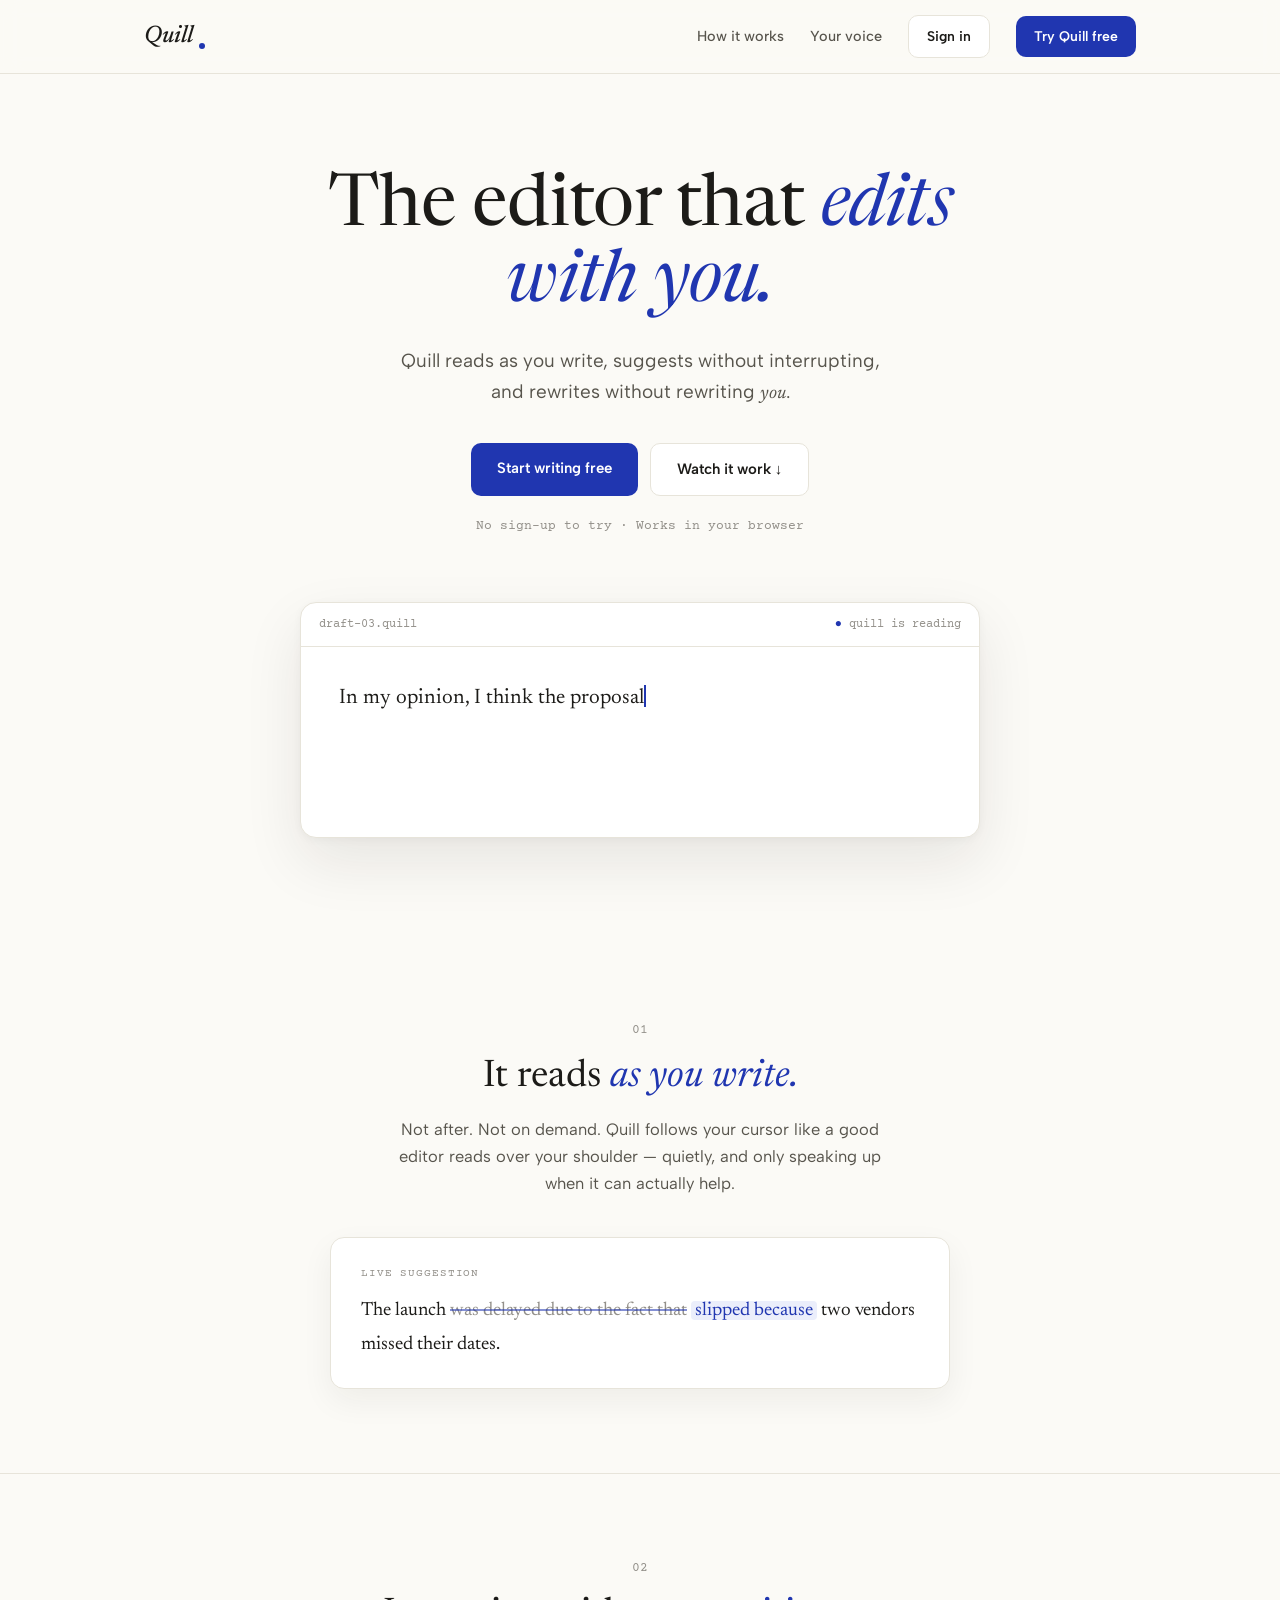
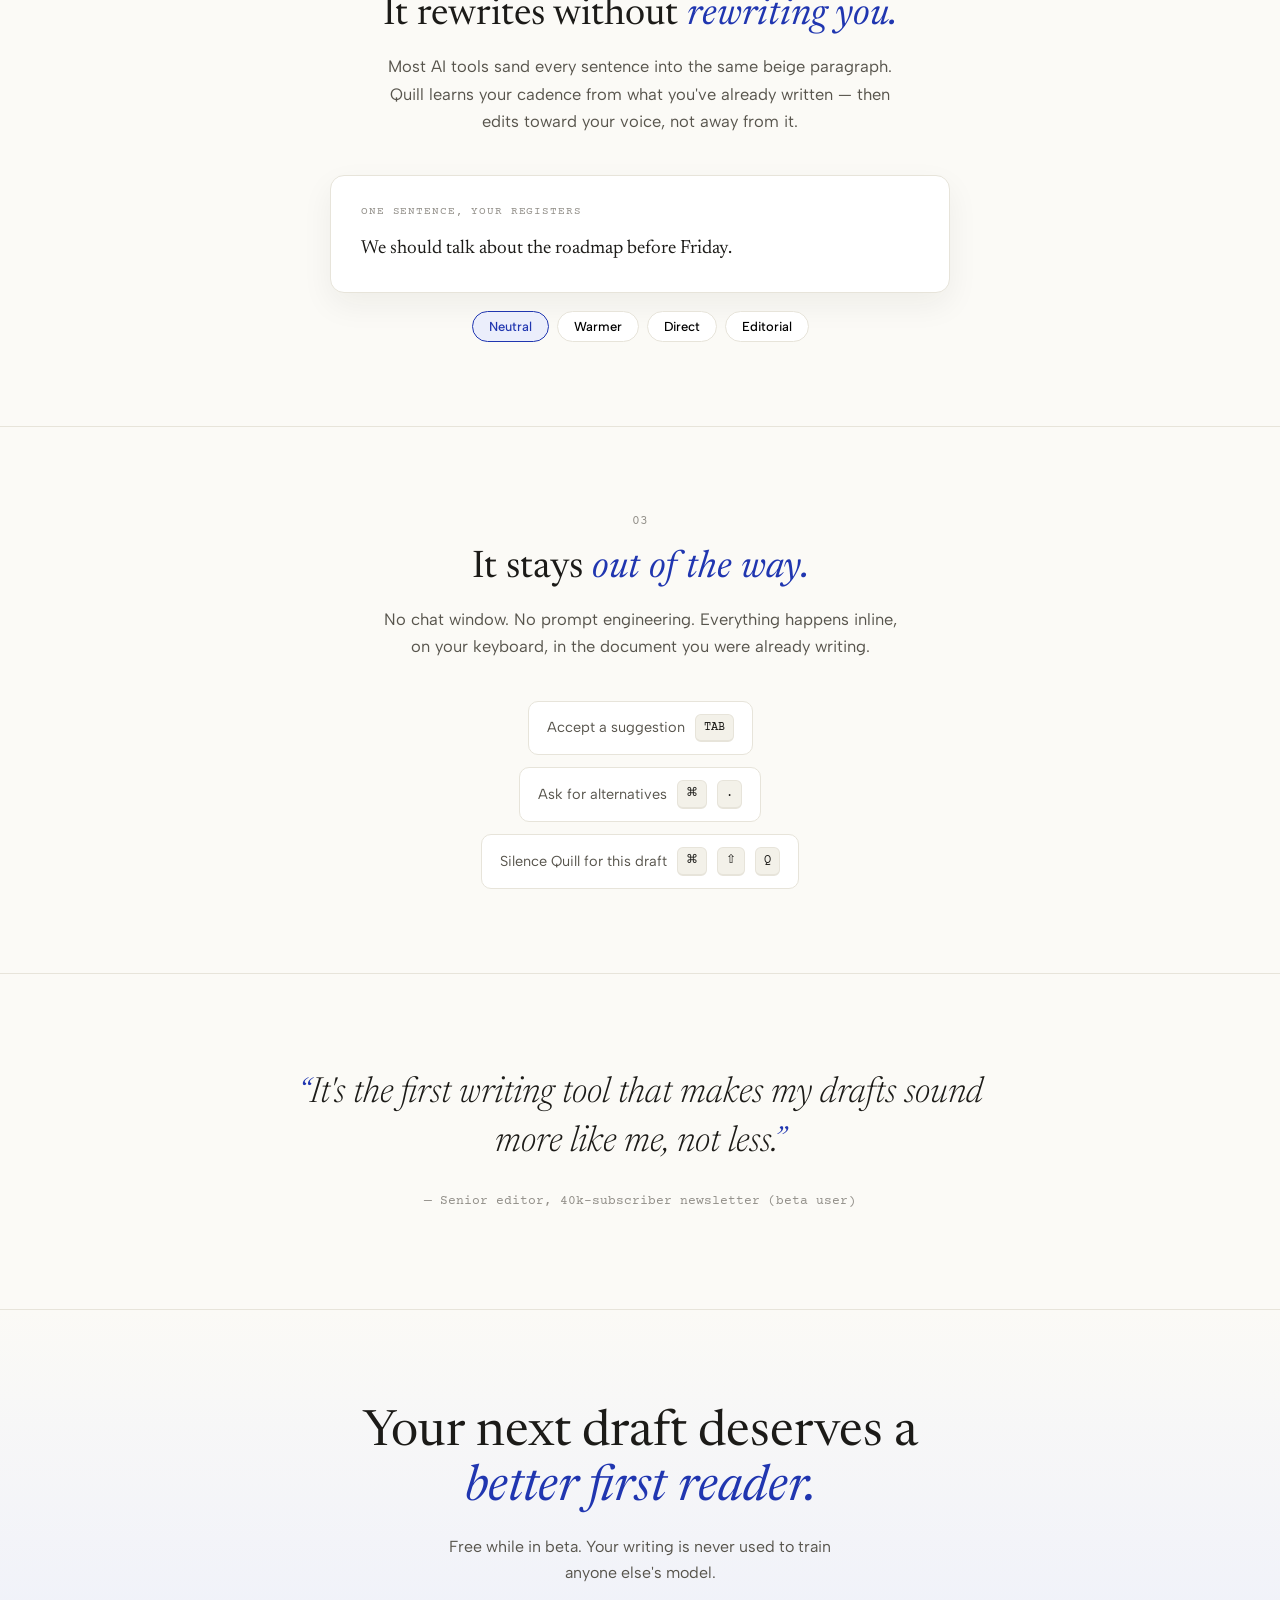
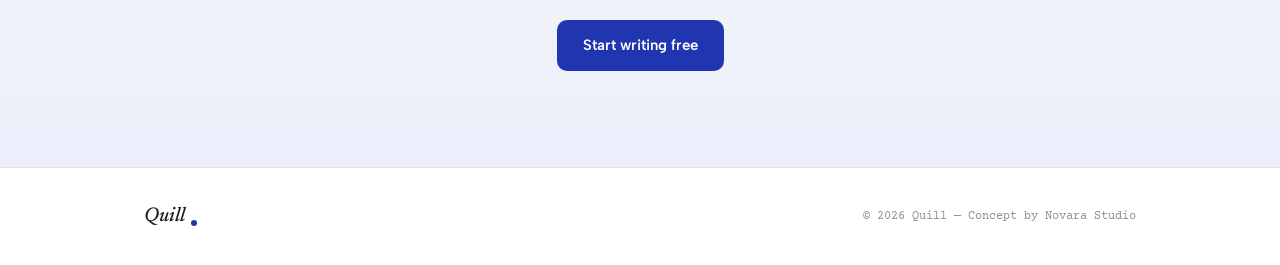
<file: uploads/concept-02-quill.html>
<!DOCTYPE html>
<html lang="en">
<head>
<meta charset="UTF-8">
<meta name="viewport" content="width=device-width, initial-scale=1.0">
<title>Quill — The editor that edits with you</title>
<meta name="description" content="Quill is an AI writing assistant that reads as you write, suggests without interrupting, and rewrites without rewriting you.">
<link rel="preconnect" href="https://fonts.googleapis.com">
<link href="https://fonts.googleapis.com/css2?family=Newsreader:ital,opsz,wght@0,6..72,300..600;1,6..72,300..600&family=Albert+Sans:wght@400;500;600&family=Courier+Prime:wght@400;700&display=swap" rel="stylesheet">
<style>
  :root{
    --paper:#FBFAF6;
    --paper-2:#F3F1E9;
    --ink-text:#1C1B18;
    --ink-2:#57544C;
    --ink-3:#93908A;
    --line:#E7E4DA;
    --blue:#2036B0;
    --blue-deep:#182A8F;
    --blue-tint:#EBEEFB;
    --hl:#FFF3B8;
    --fd:'Newsreader',serif;
    --fb:'Albert Sans',sans-serif;
    --fm:'Courier Prime',monospace;
    --ease:cubic-bezier(.22,.9,.24,1);
  }
  *{margin:0;padding:0;box-sizing:border-box}
  html{scroll-behavior:smooth}
  body{background:var(--paper);color:var(--ink-text);font-family:var(--fb);font-size:16px;line-height:1.65;-webkit-font-smoothing:antialiased}
  .wrap{max-width:760px;margin:0 auto;padding:0 24px}
  .wide{max-width:1040px;margin:0 auto;padding:0 24px}
  section{padding:96px 0}
  a{color:inherit}

  .kicker{font-family:var(--fm);font-size:13px;letter-spacing:.08em;text-transform:uppercase;color:var(--blue);margin-bottom:18px;display:block;text-align:center}
  h2.st{font-family:var(--fd);font-weight:400;font-size:clamp(30px,5vw,46px);line-height:1.12;text-align:center;letter-spacing:-.005em}
  h2.st em{font-style:italic;color:var(--blue)}
  .sub{color:var(--ink-2);font-size:17px;text-align:center;max-width:520px;margin:16px auto 0}

  /* nav */
  nav{position:sticky;top:0;z-index:50;background:rgba(251,250,246,.9);backdrop-filter:blur(10px);border-bottom:1px solid var(--line)}
  nav .in{max-width:1040px;margin:0 auto;padding:15px 24px;display:flex;justify-content:space-between;align-items:center}
  .logo{font-family:var(--fd);font-style:italic;font-weight:500;font-size:24px;text-decoration:none;position:relative;padding-right:12px}
  .logo::after{content:"";position:absolute;right:0;bottom:7px;width:6px;height:6px;border-radius:50%;background:var(--blue)}
  nav .links{display:flex;gap:26px;align-items:center;font-size:14.5px;font-weight:500}
  nav .links a{text-decoration:none;color:var(--ink-2)}
  nav .links a:hover{color:var(--ink-text)}
  @media(max-width:640px){nav .links a:not(.btn){display:none}}

  .btn{display:inline-block;font-weight:600;font-size:15px;text-decoration:none;border-radius:10px;padding:13px 26px;cursor:pointer;transition:transform .15s var(--ease),background .15s var(--ease)}
  .btn.ink{background:var(--blue);color:#fff}
  .btn.ink:hover{background:var(--blue-deep);transform:translateY(-1px)}
  .btn.quiet{background:transparent;color:var(--ink-text);border:1px solid var(--line);background:#fff}
  .btn.quiet:hover{border-color:var(--ink-3)}
  .btn.sm{padding:9px 18px;font-size:14px}

  /* hero */
  .hero{padding:96px 0 72px;text-align:center}
  .hero h1{font-family:var(--fd);font-weight:400;font-size:clamp(40px,7.5vw,72px);line-height:1.06;letter-spacing:-.01em}
  .hero h1 em{font-style:italic;color:var(--blue)}
  .hero p{color:var(--ink-2);font-size:clamp(16px,2.3vw,19px);max-width:480px;margin:22px auto 34px}
  .hero .ctas{display:flex;gap:12px;justify-content:center;flex-wrap:wrap}
  .hero .micro{font-family:var(--fm);font-size:13px;color:var(--ink-3);margin-top:20px}

  /* writing surface demo */
  .surface{max-width:680px;margin:64px auto 0;background:#fff;border:1px solid var(--line);border-radius:16px;box-shadow:0 24px 60px rgba(28,27,24,.09),0 2px 8px rgba(28,27,24,.04);text-align:left;overflow:hidden}
  .surface .bar{display:flex;justify-content:space-between;align-items:center;padding:12px 18px;border-bottom:1px solid var(--line);font-family:var(--fm);font-size:12px;color:var(--ink-3)}
  .surface .bar .dot{color:var(--blue)}
  .surface .page{padding:34px 38px 40px;font-family:var(--fd);font-size:21px;line-height:1.75;min-height:190px}
  .caret{display:inline-block;width:2px;height:1.05em;background:var(--blue);vertical-align:-0.16em;animation:blink 1s steps(1) infinite}
  @keyframes blink{50%{opacity:0}}
  .strike{text-decoration:line-through;text-decoration-color:rgba(32,54,176,.55);text-decoration-thickness:1.5px;color:var(--ink-3);transition:opacity .4s}
  .fix{color:var(--blue);background:var(--blue-tint);border-radius:4px;padding:0 4px}
  .ghost{color:var(--ink-3);font-style:italic}
  .sugg{margin:0 38px 26px;display:none;align-items:center;gap:10px;background:var(--blue-tint);border:1px solid #D6DCF6;border-radius:10px;padding:10px 14px;font-family:var(--fb);font-size:13.5px;color:var(--blue-deep)}
  .sugg.show{display:flex}
  .sugg .key{font-family:var(--fm);font-size:11px;background:#fff;border:1px solid #C9D1F0;border-radius:5px;padding:2px 7px;margin-left:auto;white-space:nowrap}

  /* narrative beats */
  .beat{padding:84px 0;border-top:1px solid var(--line)}
  .beat .num{font-family:var(--fm);font-size:13px;color:var(--ink-3);text-align:center;margin-bottom:14px}
  .beat h2{font-family:var(--fd);font-weight:400;font-size:clamp(26px,4.5vw,38px);line-height:1.15;text-align:center}
  .beat h2 em{font-style:italic;color:var(--blue)}
  .beat .body{color:var(--ink-2);font-size:16.5px;max-width:520px;margin:16px auto 0;text-align:center}
  .beat .demo{max-width:620px;margin:40px auto 0}

  .diff{background:#fff;border:1px solid var(--line);border-radius:14px;padding:26px 30px;font-family:var(--fd);font-size:19px;line-height:1.8;box-shadow:0 12px 32px rgba(28,27,24,.06)}
  .diff .lbl{font-family:var(--fm);font-size:11px;letter-spacing:.08em;text-transform:uppercase;color:var(--ink-3);display:block;margin-bottom:10px}
  .tones{display:flex;gap:8px;justify-content:center;margin-top:18px;flex-wrap:wrap}
  .tone{font-family:var(--fb);font-size:13px;font-weight:500;border:1px solid var(--line);background:#fff;border-radius:999px;padding:7px 16px;cursor:pointer;transition:all .15s var(--ease)}
  .tone.on,.tone:hover{border-color:var(--blue);color:var(--blue);background:var(--blue-tint)}

  .quiet-demo{display:flex;flex-direction:column;gap:12px;align-items:center}
  .chip{display:inline-flex;align-items:center;gap:10px;background:#fff;border:1px solid var(--line);border-radius:10px;padding:12px 18px;font-size:14.5px;color:var(--ink-2)}
  .chip kbd{font-family:var(--fm);font-size:12px;background:var(--paper-2);border:1px solid var(--line);border-bottom-width:2px;border-radius:6px;padding:3px 8px;color:var(--ink-text)}

  /* quote */
  .quote{border-top:1px solid var(--line);text-align:center}
  .quote blockquote{font-family:var(--fd);font-style:italic;font-weight:300;font-size:clamp(24px,4.4vw,36px);line-height:1.35;max-width:720px;margin:0 auto}
  .quote blockquote .mark{color:var(--blue)}
  .quote cite{display:block;font-style:normal;font-family:var(--fm);font-size:13px;color:var(--ink-3);margin-top:24px}

  /* cta */
  .final{border-top:1px solid var(--line);text-align:center;background:linear-gradient(var(--paper),var(--blue-tint))}
  .final h2{font-family:var(--fd);font-weight:400;font-size:clamp(30px,5.5vw,50px);line-height:1.1;max-width:640px;margin:0 auto}
  .final h2 em{font-style:italic;color:var(--blue)}
  .final p{color:var(--ink-2);margin:18px auto 34px;max-width:420px}
  footer{border-top:1px solid var(--line);padding:32px 0;background:#fff}
  footer .in{max-width:1040px;margin:0 auto;padding:0 24px;display:flex;justify-content:space-between;align-items:center;flex-wrap:wrap;gap:12px}
  footer .fine{font-family:var(--fm);font-size:12px;color:var(--ink-3)}

  .reveal{opacity:0;transform:translateY(18px);transition:opacity .6s var(--ease),transform .6s var(--ease)}
  .reveal.in{opacity:1;transform:none}
  @media(prefers-reduced-motion:reduce){
    *{transition:none!important;animation:none!important}
    .reveal{opacity:1;transform:none}
    .caret{display:none}
  }
</style>
</head>
<body>

<nav>
  <div class="in">
    <a class="logo" href="#">Quill</a>
    <div class="links">
      <a href="#how">How it works</a>
      <a href="#voice">Your voice</a>
      <a class="btn quiet sm" href="#">Sign in</a>
      <a class="btn ink sm" href="#start">Try Quill free</a>
    </div>
  </div>
</nav>

<div class="hero">
  <div class="wrap">
    <h1>The editor that <em>edits with you.</em></h1>
    <p>Quill reads as you write, suggests without interrupting, and rewrites without rewriting <em style="font-family:var(--fd)">you</em>.</p>
    <div class="ctas">
      <a class="btn ink" href="#start">Start writing free</a>
      <a class="btn quiet" href="#how">Watch it work ↓</a>
    </div>
    <div class="micro">No sign-up to try · Works in your browser</div>
  </div>

  <div class="wide">
    <div class="surface" id="surface">
      <div class="bar"><span>draft-03.quill</span><span><span class="dot">●</span> quill is reading</span></div>
      <div class="page" id="page"></div>
      <div class="sugg" id="sugg">
        <span>✎</span><span id="suggText">Tighter: cut the hedge, lead with the verb.</span><span class="key">TAB to accept</span>
      </div>
    </div>
  </div>
</div>

<section class="beat" id="how" style="border-top:none;padding-top:110px">
  <div class="wrap">
    <div class="num">01</div>
    <h2>It reads <em>as you write.</em></h2>
    <p class="body">Not after. Not on demand. Quill follows your cursor like a good editor reads over your shoulder — quietly, and only speaking up when it can actually help.</p>
    <div class="demo reveal">
      <div class="diff">
        <span class="lbl">Live suggestion</span>
        The launch <span class="strike">was delayed due to the fact that</span> <span class="fix">slipped because</span> two vendors missed their dates.
      </div>
    </div>
  </div>
</section>

<section class="beat" id="voice">
  <div class="wrap">
    <div class="num">02</div>
    <h2>It rewrites without <em>rewriting you.</em></h2>
    <p class="body">Most AI tools sand every sentence into the same beige paragraph. Quill learns your cadence from what you've already written — then edits toward your voice, not away from it.</p>
    <div class="demo reveal">
      <div class="diff" id="toneBox">
        <span class="lbl">One sentence, your registers</span>
        <span id="toneText">We should talk about the roadmap before Friday.</span>
      </div>
      <div class="tones">
        <button class="tone on" data-t="We should talk about the roadmap before Friday.">Neutral</button>
        <button class="tone" data-t="Could we find time before Friday to align on the roadmap?">Warmer</button>
        <button class="tone" data-t="Roadmap talk before Friday — non-negotiable.">Direct</button>
        <button class="tone" data-t="Before Friday, let's give the roadmap the conversation it deserves.">Editorial</button>
      </div>
    </div>
  </div>
</section>

<section class="beat">
  <div class="wrap">
    <div class="num">03</div>
    <h2>It stays <em>out of the way.</em></h2>
    <p class="body">No chat window. No prompt engineering. Everything happens inline, on your keyboard, in the document you were already writing.</p>
    <div class="demo quiet-demo reveal">
      <span class="chip">Accept a suggestion <kbd>TAB</kbd></span>
      <span class="chip">Ask for alternatives <kbd>⌘</kbd><kbd>.</kbd></span>
      <span class="chip">Silence Quill for this draft <kbd>⌘</kbd><kbd>⇧</kbd><kbd>Q</kbd></span>
    </div>
  </div>
</section>

<section class="quote">
  <div class="wrap">
    <blockquote><span class="mark">“</span>It's the first writing tool that makes my drafts sound more like me, not less.<span class="mark">”</span></blockquote>
    <cite>— Senior editor, 40k-subscriber newsletter (beta user)</cite>
  </div>
</section>

<section class="final" id="start">
  <div class="wrap">
    <h2>Your next draft deserves a <em>better first reader.</em></h2>
    <p>Free while in beta. Your writing is never used to train anyone else's model.</p>
    <a class="btn ink" href="#">Start writing free</a>
  </div>
</section>

<footer>
  <div class="in">
    <a class="logo" href="#" style="font-size:20px">Quill</a>
    <div class="fine">© 2026 Quill — Concept by Novara Studio</div>
  </div>
</footer>

<script>
  // ---- hero typing + self-editing demo ----
  const page = document.getElementById('page');
  const sugg = document.getElementById('sugg');
  const reduced = matchMedia('(prefers-reduced-motion: reduce)').matches;

  const s1 = "In my opinion, I think the proposal is ";
  const weak = "very unique and quite compelling";
  const s2 = " and worth funding.";
  const fixed = "singular — and compelling";

  function staticRender(){
    page.innerHTML = `In my opinion, I think the proposal is <span class="strike">${weak}</span> <span class="fix">${fixed}</span>${s2}`;
  }

  async function type(el, text, speed=34){
    for(const ch of text){
      el.insertAdjacentText('beforeend', ch);
      await new Promise(r=>setTimeout(r, speed + Math.random()*28));
    }
  }
  const wait = ms => new Promise(r=>setTimeout(r,ms));

  async function play(){
    if(reduced){ staticRender(); sugg.classList.add('show'); return; }
    const caret = '<span class="caret" id="caret"></span>';
    page.innerHTML = caret;
    const c = () => document.getElementById('caret');
    // type sentence with weak phrase
    const t1 = document.createElement('span'); page.insertBefore(t1, c());
    await type(t1, s1);
    const wk = document.createElement('span'); page.insertBefore(wk, c());
    await type(wk, weak);
    const t2 = document.createElement('span'); page.insertBefore(t2, c());
    await type(t2, s2);
    await wait(700);
    // quill flags the weak phrase
    wk.className = 'strike';
    sugg.classList.add('show');
    await wait(1400);
    // accept: insert fix after strike
    const fx = document.createElement('span'); fx.className = 'fix';
    wk.after(fx); wk.after(document.createTextNode(' '));
    await type(fx, fixed, 26);
    await wait(600);
    wk.style.opacity = '0';
    await wait(500);
    wk.remove();
    document.getElementById('suggText').textContent = 'Accepted. Reading on…';
    await wait(2600);
    sugg.classList.remove('show');
    document.getElementById('suggText').textContent = 'Tighter: cut the hedge, lead with the verb.';
    await wait(1200);
    play(); // loop
  }
  // start when visible
  const heroIO = new IntersectionObserver(es=>{es.forEach(e=>{if(e.isIntersecting){heroIO.disconnect();play();}})},{threshold:.4});
  heroIO.observe(document.getElementById('surface'));

  // ---- tone switcher ----
  const toneText = document.getElementById('toneText');
  document.querySelectorAll('.tone').forEach(b=>b.addEventListener('click',()=>{
    document.querySelectorAll('.tone').forEach(x=>x.classList.remove('on'));
    b.classList.add('on');
    toneText.style.opacity = 0;
    setTimeout(()=>{ toneText.textContent = b.dataset.t; toneText.style.opacity = 1; }, reduced?0:180);
  }));
  toneText.style.transition = 'opacity .18s';

  // ---- scroll reveals ----
  const io = new IntersectionObserver(es=>{es.forEach(e=>{if(e.isIntersecting){e.target.classList.add('in');io.unobserve(e.target)}})},{threshold:.2});
  document.querySelectorAll('.reveal').forEach(el=>io.observe(el));
</script>

</body>
</html>
</file>
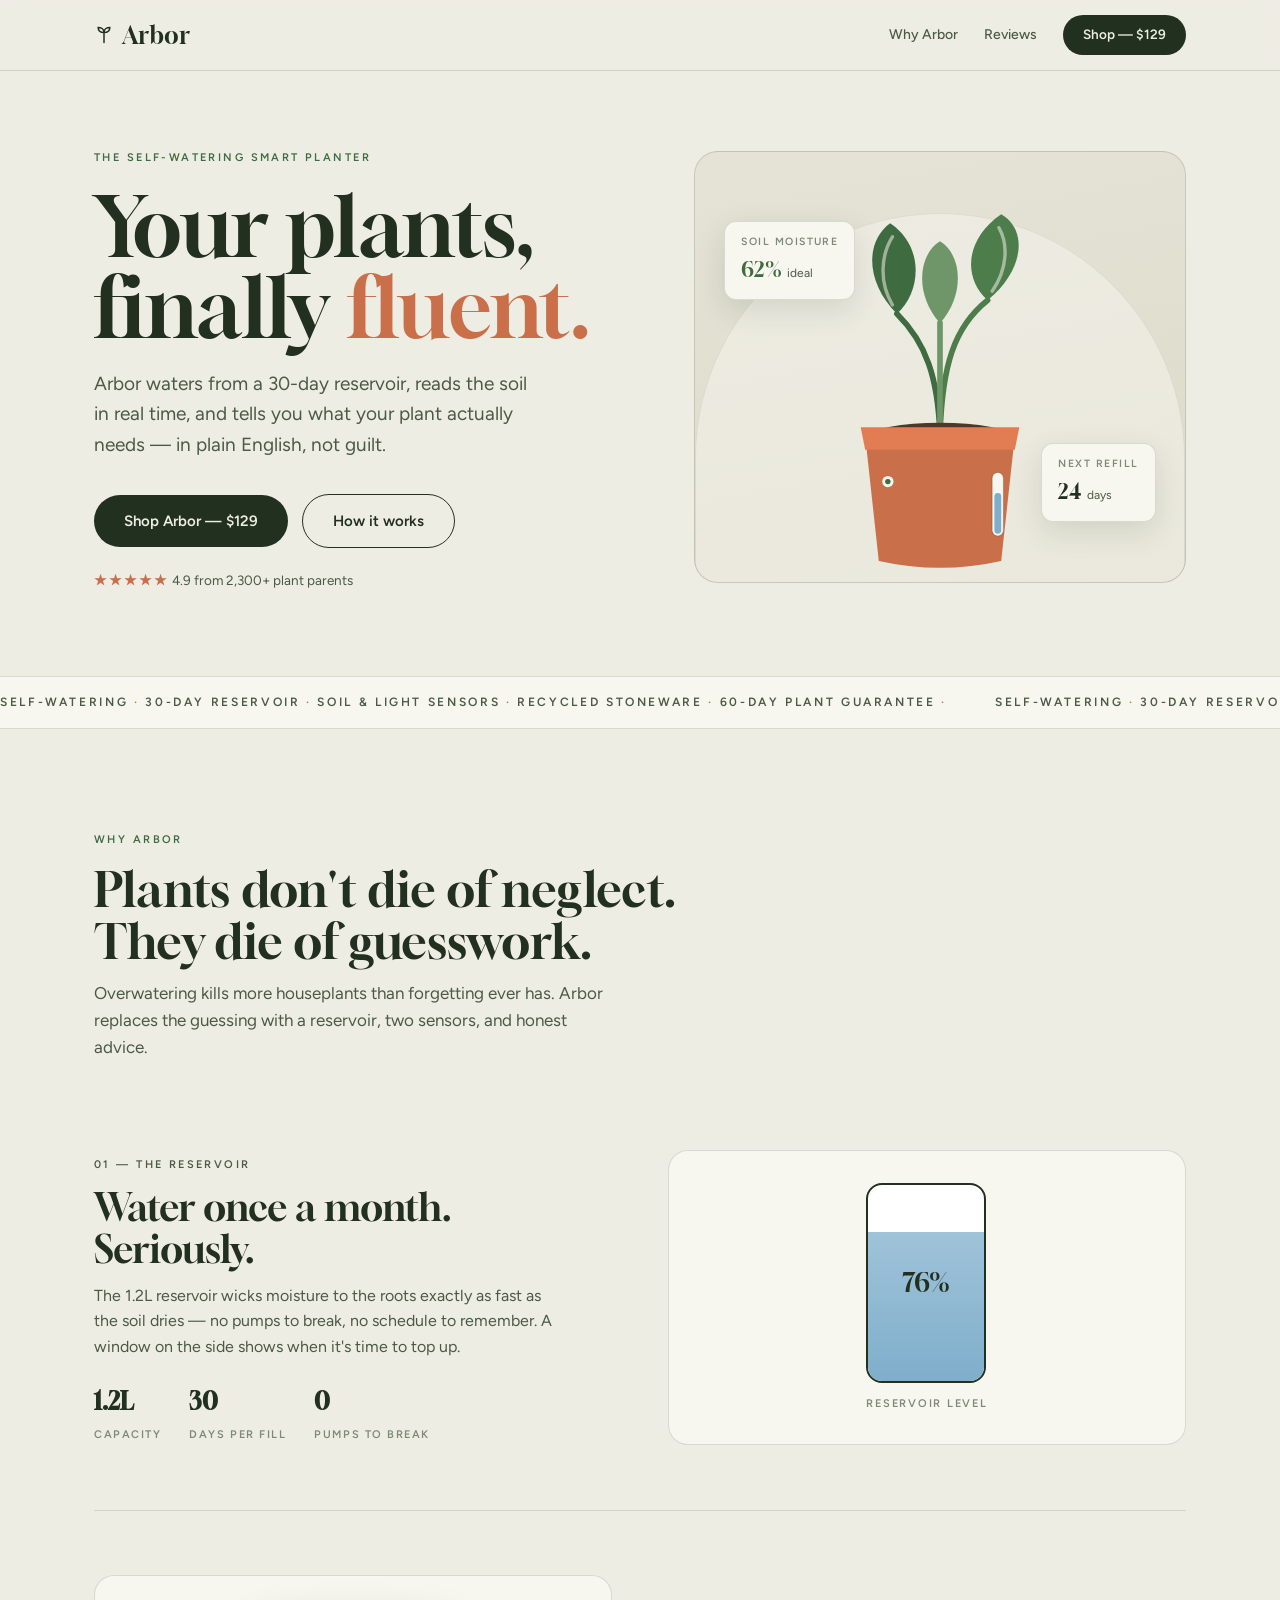
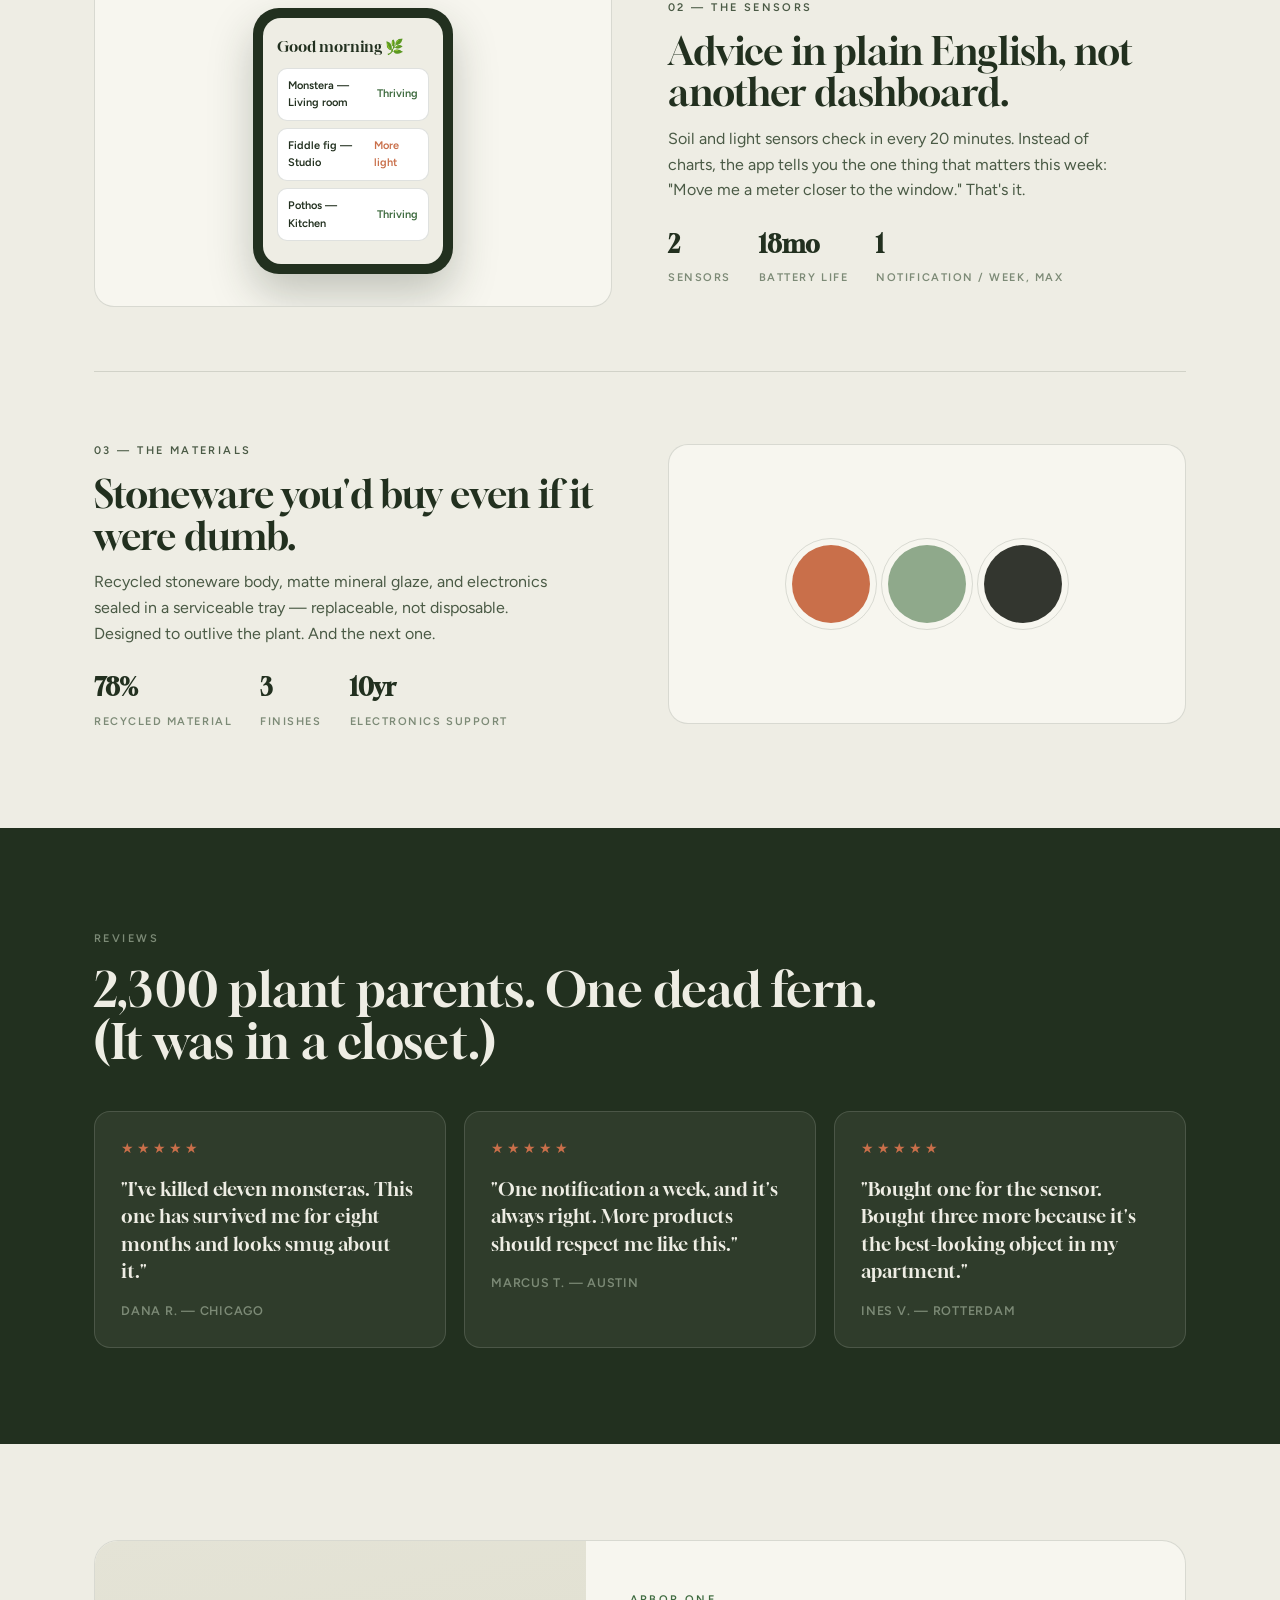
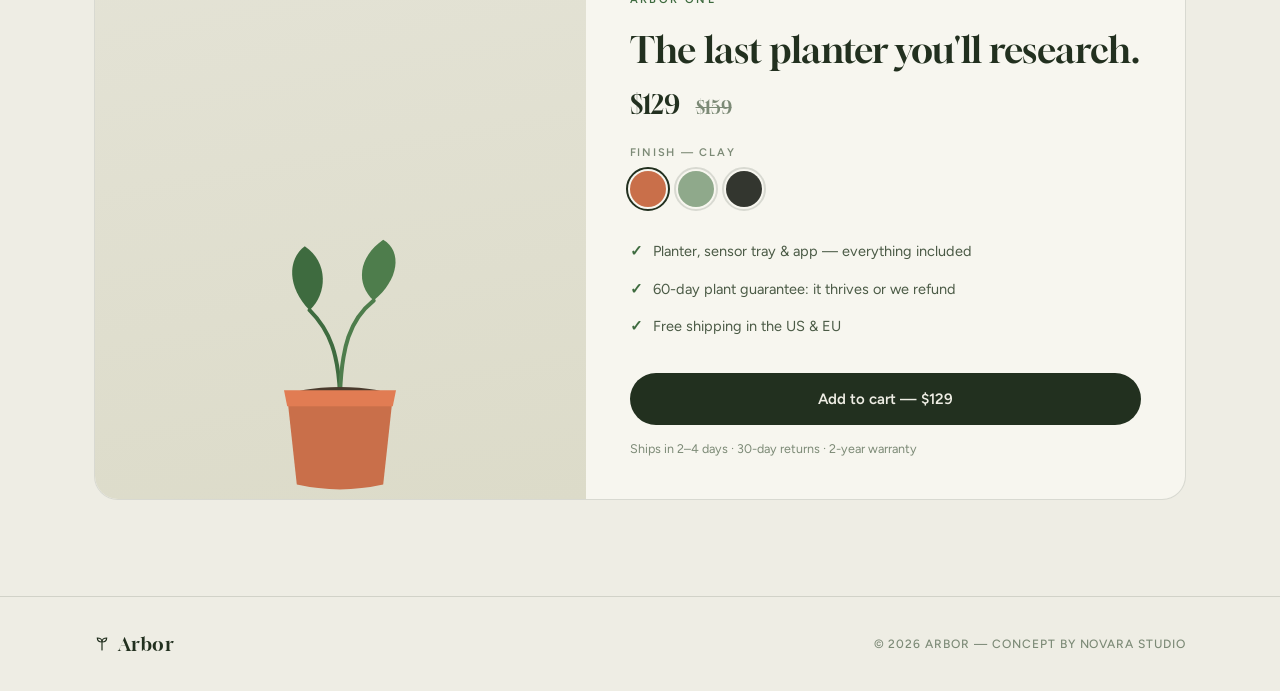
<file: uploads/concept-03-arbor.html>
<!DOCTYPE html>
<html lang="en">
<head>
<meta charset="UTF-8">
<meta name="viewport" content="width=device-width, initial-scale=1.0">
<title>Arbor — The planter that speaks plant</title>
<meta name="description" content="Arbor is a self-watering smart planter with a 30-day reservoir and soil sensors that tell you what your plant actually needs.">
<link rel="preconnect" href="https://fonts.googleapis.com">
<link href="https://fonts.googleapis.com/css2?family=Gloock&family=Figtree:wght@400;500;600;700&display=swap" rel="stylesheet">
<style>
  :root{
    --glass:#EEEDE4;
    --glass-2:#E4E3D6;
    --moss:#22301F;
    --moss-2:#4A5A45;
    --moss-3:#7C8A76;
    --leaf:#3E6B3F;
    --leaf-lt:#6E9668;
    --clay:#C96F4A;
    --line:rgba(34,48,31,.14);
    --card:#F7F6EF;
    --pot:#C96F4A;
    --fd:'Gloock',serif;
    --fb:'Figtree',sans-serif;
    --ease:cubic-bezier(.22,.9,.24,1);
  }
  *{margin:0;padding:0;box-sizing:border-box}
  html{scroll-behavior:smooth}
  body{background:var(--glass);color:var(--moss);font-family:var(--fb);font-size:16px;line-height:1.6;-webkit-font-smoothing:antialiased}
  .wrap{max-width:1140px;margin:0 auto;padding:0 24px}
  section{padding:96px 0}
  a{color:inherit}

  .lbl{font-family:var(--fb);font-weight:600;font-size:11px;letter-spacing:.22em;text-transform:uppercase;color:var(--moss-2)}
  .lbl.leaf{color:var(--leaf)}
  h2.st{font-family:var(--fd);font-weight:400;font-size:clamp(30px,5vw,48px);line-height:1.08;margin:14px 0 12px;letter-spacing:.005em}
  .sub{color:var(--moss-2);font-size:17px;max-width:520px}

  /* nav */
  nav{position:sticky;top:0;z-index:50;background:rgba(238,237,228,.9);backdrop-filter:blur(10px);border-bottom:1px solid var(--line)}
  nav .in{max-width:1140px;margin:0 auto;padding:15px 24px;display:flex;justify-content:space-between;align-items:center}
  .logo{font-family:var(--fd);font-size:24px;text-decoration:none;letter-spacing:.02em;display:flex;align-items:center;gap:8px}
  .logo svg{width:20px;height:20px}
  nav .links{display:flex;gap:26px;align-items:center;font-size:14px;font-weight:500}
  nav .links a{text-decoration:none;color:var(--moss-2)}
  nav .links a:hover{color:var(--moss)}
  @media(max-width:680px){nav .links a:not(.btn){display:none}}

  .btn{display:inline-block;font-weight:600;font-size:15px;text-decoration:none;border-radius:999px;padding:14px 30px;cursor:pointer;transition:transform .15s var(--ease),background .15s var(--ease)}
  .btn.moss{background:var(--moss);color:var(--glass)}
  .btn.moss:hover{background:#16210F;transform:translateY(-1px)}
  .btn.line{background:transparent;color:var(--moss);border:1.5px solid var(--moss)}
  .btn.line:hover{background:var(--moss);color:var(--glass)}
  .btn.sm{padding:9px 20px;font-size:13.5px}

  /* split hero */
  .hero{padding:72px 0 84px}
  .split{display:grid;grid-template-columns:1.05fr .95fr;gap:56px;align-items:center}
  @media(max-width:880px){.split{grid-template-columns:1fr;gap:40px}}
  .hero h1{font-family:var(--fd);font-weight:400;font-size:clamp(44px,7vw,82px);line-height:.98;letter-spacing:.005em;margin:18px 0 22px}
  .hero h1 .cl{color:var(--clay)}
  .hero .lead{color:var(--moss-2);font-size:clamp(16px,2.2vw,19px);max-width:440px;margin-bottom:34px}
  .hero .ctas{display:flex;gap:14px;flex-wrap:wrap;align-items:center}
  .hero .rating{font-size:13.5px;color:var(--moss-2);margin-top:22px}
  .hero .rating b{color:var(--clay);letter-spacing:2px}

  .stage{background:linear-gradient(170deg,var(--glass-2),#DCDBC9);border-radius:24px;position:relative;padding:44px 32px 0;overflow:hidden;border:1px solid var(--line)}
  .stage .arch{position:absolute;inset:auto 0 0 0;top:14%;border-radius:300px 300px 0 0;background:rgba(247,246,239,.5);border:1px solid rgba(34,48,31,.08);border-bottom:none}
  .stage svg.product{position:relative;display:block;width:min(340px,80%);margin:0 auto}
  .stat{position:absolute;background:var(--card);border:1px solid var(--line);border-radius:12px;padding:12px 16px;box-shadow:0 10px 30px rgba(34,48,31,.12);font-size:12.5px}
  .stat .k{font-weight:600;font-size:10.5px;letter-spacing:.14em;text-transform:uppercase;color:var(--moss-3)}
  .stat .v{font-family:var(--fd);font-size:21px;margin-top:2px}
  .stat .v small{font-family:var(--fb);font-size:12px;color:var(--moss-2)}
  .stat.s1{top:16%;left:6%}
  .stat.s2{bottom:14%;right:6%}
  .stat .ok{color:var(--leaf)}
  @media(max-width:880px){.stat.s1{left:2%}.stat.s2{right:2%}}

  /* leaves sway */
  .leafG{transform-origin:bottom center;animation:sway 5.5s ease-in-out infinite}
  .leafG.l2{animation-delay:-1.6s;animation-duration:6.4s}
  .leafG.l3{animation-delay:-3s;animation-duration:5s}
  @keyframes sway{0%,100%{transform:rotate(-1.6deg)}50%{transform:rotate(1.8deg)}}

  /* marquee */
  .marquee{border-top:1px solid var(--line);border-bottom:1px solid var(--line);overflow:hidden;padding:16px 0;background:var(--card)}
  .marquee .track{display:flex;gap:48px;white-space:nowrap;animation:scroll 26s linear infinite;width:max-content}
  @keyframes scroll{to{transform:translateX(-50%)}}
  .marquee span{font-weight:600;font-size:12px;letter-spacing:.22em;text-transform:uppercase;color:var(--moss-2)}
  .marquee i{color:var(--clay);font-style:normal}

  /* editorial blocks */
  .block{display:grid;grid-template-columns:1fr 1fr;gap:56px;align-items:center;padding:64px 0;border-bottom:1px solid var(--line)}
  .block:last-child{border-bottom:none}
  @media(max-width:880px){.block{grid-template-columns:1fr;gap:32px}.block .vis{order:-1}}
  .block h3{font-family:var(--fd);font-weight:400;font-size:clamp(26px,4vw,38px);line-height:1.1;margin:12px 0 12px}
  .block p{color:var(--moss-2);font-size:16px;max-width:460px}
  .block .spec{margin-top:22px;display:flex;gap:28px;flex-wrap:wrap}
  .block .spec div b{font-family:var(--fd);font-size:24px;display:block}
  .block .spec div span{font-size:11px;letter-spacing:.14em;text-transform:uppercase;color:var(--moss-3);font-weight:600}
  .vis{background:var(--card);border:1px solid var(--line);border-radius:20px;min-height:280px;display:flex;align-items:center;justify-content:center;padding:32px;position:relative;overflow:hidden}

  /* reservoir gauge */
  .gauge{width:120px;height:200px;border:2px solid var(--moss);border-radius:16px;position:relative;overflow:hidden;background:#fff}
  .gauge .water{position:absolute;left:0;right:0;bottom:0;height:0%;background:linear-gradient(180deg,#9FC3D9,#7FAECB);transition:height 1.6s var(--ease)}
  .gauge .lvl{position:absolute;inset:0;display:flex;align-items:center;justify-content:center;font-family:var(--fd);font-size:26px;z-index:2}
  .vis.in .gauge .water{height:76%}
  .gauge-cap{position:absolute;bottom:20px;font-size:11px;letter-spacing:.16em;text-transform:uppercase;font-weight:600;color:var(--moss-3)}

  /* app mock */
  .phone{width:200px;background:var(--moss);border-radius:26px;padding:10px;box-shadow:0 20px 44px rgba(34,48,31,.25)}
  .phone .scr{background:var(--glass);border-radius:18px;padding:16px 14px;font-size:11px}
  .phone .scr .t{font-family:var(--fd);font-size:15px;margin-bottom:10px}
  .prow{display:flex;justify-content:space-between;align-items:center;background:#fff;border:1px solid var(--line);border-radius:10px;padding:8px 10px;margin-bottom:7px}
  .prow .nm{font-weight:600}
  .prow .st-ok{color:var(--leaf);font-weight:600}
  .prow .st-warn{color:var(--clay);font-weight:600}

  /* reviews */
  .reviews{background:var(--moss);color:var(--glass)}
  .reviews .lbl{color:var(--moss-3)}
  .reviews h2.st{color:var(--glass)}
  .rgrid{display:grid;grid-template-columns:repeat(auto-fit,minmax(280px,1fr));gap:18px;margin-top:44px}
  .rcard{background:rgba(247,246,239,.06);border:1px solid rgba(247,246,239,.14);border-radius:16px;padding:26px}
  .rcard .stars{color:var(--clay);letter-spacing:3px;font-size:14px}
  .rcard p{font-family:var(--fd);font-size:19px;line-height:1.45;margin:14px 0 16px}
  .rcard .who{font-size:12.5px;color:var(--moss-3);letter-spacing:.06em;text-transform:uppercase;font-weight:600}

  /* buy */
  .buy .card{display:grid;grid-template-columns:.9fr 1.1fr;gap:0;background:var(--card);border:1px solid var(--line);border-radius:24px;overflow:hidden}
  @media(max-width:880px){.buy .card{grid-template-columns:1fr}}
  .buy .pv{background:linear-gradient(170deg,var(--glass-2),#DCDBC9);display:flex;align-items:flex-end;justify-content:center;padding:40px 24px 0}
  .buy .pv svg{width:min(240px,70%)}
  .buy .info{padding:44px 44px 40px}
  @media(max-width:640px){.buy .info{padding:32px 24px}}
  .buy h3{font-family:var(--fd);font-weight:400;font-size:clamp(26px,3.6vw,36px);margin:10px 0 6px}
  .buy .price{font-family:var(--fd);font-size:26px;margin-bottom:18px}
  .buy .price s{color:var(--moss-3);font-size:18px;margin-left:10px}
  .sw-lbl{font-size:11px;letter-spacing:.16em;text-transform:uppercase;font-weight:600;color:var(--moss-3);margin-bottom:10px}
  .sws{display:flex;gap:12px;margin-bottom:26px}
  .sw{width:36px;height:36px;border-radius:50%;cursor:pointer;border:2px solid transparent;outline:2px solid var(--line);outline-offset:2px;transition:outline-color .15s}
  .sw.on{outline-color:var(--moss)}
  .buy ul{list-style:none;margin-bottom:28px}
  .buy li{padding:7px 0;font-size:14.5px;color:var(--moss-2);display:flex;gap:10px}
  .buy li::before{content:"✓";color:var(--leaf);font-weight:700}
  .ship{font-size:12.5px;color:var(--moss-3);margin-top:14px}

  footer{border-top:1px solid var(--line);padding:32px 0}
  footer .in{display:flex;justify-content:space-between;align-items:center;flex-wrap:wrap;gap:12px}
  footer .fine{font-size:12px;letter-spacing:.08em;color:var(--moss-3);font-weight:500}

  .reveal{opacity:0;transform:translateY(18px);transition:opacity .6s var(--ease),transform .6s var(--ease)}
  .reveal.in{opacity:1;transform:none}
  @media(prefers-reduced-motion:reduce){
    *{transition:none!important;animation:none!important}
    .reveal{opacity:1;transform:none}
    .vis .gauge .water{height:76%!important}
  }
</style>
</head>
<body>

<nav>
  <div class="in">
    <a class="logo" href="#"><svg viewBox="0 0 24 24" fill="none"><path d="M12 21V9M12 9C12 5 9 3 5 3c0 4 3 6 7 6zm0 0c0-4 3-6 7-6 0 4-3 6-7 6z" stroke="#22301F" stroke-width="1.8" stroke-linecap="round"/></svg>Arbor</a>
    <div class="links">
      <a href="#story">Why Arbor</a>
      <a href="#reviews">Reviews</a>
      <a class="btn moss sm" href="#buy">Shop — $129</a>
    </div>
  </div>
</nav>

<div class="hero">
  <div class="wrap split">
    <div>
      <span class="lbl leaf">The self-watering smart planter</span>
      <h1>Your plants, finally <span class="cl">fluent.</span></h1>
      <p class="lead">Arbor waters from a 30-day reservoir, reads the soil in real time, and tells you what your plant actually needs — in plain English, not guilt.</p>
      <div class="ctas">
        <a class="btn moss" href="#buy">Shop Arbor — $129</a>
        <a class="btn line" href="#story">How it works</a>
      </div>
      <div class="rating"><b>★★★★★</b> 4.9 from 2,300+ plant parents</div>
    </div>
    <div class="stage" id="stage">
      <div class="arch"></div>
      <svg class="product" viewBox="0 0 300 340" aria-label="Arbor smart planter with monstera">
        <!-- stems + leaves -->
        <g class="leafG">
          <path d="M150 210 C148 160 138 130 112 104" stroke="#3E6B3F" stroke-width="5" fill="none" stroke-linecap="round"/>
          <path d="M112 104 C84 76 84 40 106 24 C136 44 134 84 112 104" fill="#3E6B3F"/>
          <path d="M108 96 C96 76 98 52 108 36" stroke="#EEEDE4" stroke-width="3" fill="none" stroke-linecap="round" opacity=".55"/>
        </g>
        <g class="leafG l2">
          <path d="M150 210 C152 150 162 116 192 92" stroke="#4E7D4C" stroke-width="5" fill="none" stroke-linecap="round"/>
          <path d="M192 92 C224 66 228 30 204 16 C172 38 170 72 192 92" fill="#4E7D4C"/>
          <path d="M196 84 C210 64 210 42 202 28" stroke="#EEEDE4" stroke-width="3" fill="none" stroke-linecap="round" opacity=".55"/>
        </g>
        <g class="leafG l3">
          <path d="M150 210 C150 170 150 140 150 112" stroke="#6E9668" stroke-width="5" fill="none" stroke-linecap="round"/>
          <path d="M150 112 C128 88 130 52 150 40 C170 52 172 88 150 112" fill="#6E9668"/>
        </g>
        <!-- soil -->
        <ellipse cx="150" cy="212" rx="62" ry="12" fill="#4A3A2C"/>
        <!-- pot -->
        <path id="potBody" d="M84 212 L216 212 L204 322 Q150 334 96 322 Z" fill="var(--pot)"/>
        <path d="M80 204 L220 204 L216 224 L84 224 Z" fill="var(--pot)" style="filter:brightness(1.12)"/>
        <!-- water window -->
        <rect x="196" y="244" width="10" height="56" rx="5" fill="#F7F6EF" stroke="rgba(34,48,31,.25)"/>
        <rect x="198" y="262" width="6" height="36" rx="3" fill="#7FAECB"/>
        <!-- sensor dot -->
        <circle cx="104" cy="252" r="5" fill="#F7F6EF"/>
        <circle cx="104" cy="252" r="2.4" fill="#3E6B3F"/>
      </svg>
      <div class="stat s1"><div class="k">Soil moisture</div><div class="v ok">62% <small>ideal</small></div></div>
      <div class="stat s2"><div class="k">Next refill</div><div class="v">24 <small>days</small></div></div>
    </div>
  </div>
</div>

<div class="marquee" aria-hidden="true">
  <div class="track">
    <span>Self-watering <i>·</i> 30-day reservoir <i>·</i> Soil & light sensors <i>·</i> Recycled stoneware <i>·</i> 60-day plant guarantee <i>·</i></span>
    <span>Self-watering <i>·</i> 30-day reservoir <i>·</i> Soil & light sensors <i>·</i> Recycled stoneware <i>·</i> 60-day plant guarantee <i>·</i></span>
  </div>
</div>

<section id="story" style="padding-bottom:32px">
  <div class="wrap">
    <span class="lbl leaf">Why Arbor</span>
    <h2 class="st">Plants don't die of neglect.<br>They die of guesswork.</h2>
    <p class="sub">Overwatering kills more houseplants than forgetting ever has. Arbor replaces the guessing with a reservoir, two sensors, and honest advice.</p>

    <div class="block" style="margin-top:24px">
      <div>
        <span class="lbl">01 — The reservoir</span>
        <h3>Water once a month. Seriously.</h3>
        <p>The 1.2L reservoir wicks moisture to the roots exactly as fast as the soil dries — no pumps to break, no schedule to remember. A window on the side shows when it's time to top up.</p>
        <div class="spec">
          <div><b>1.2L</b><span>Capacity</span></div>
          <div><b>30</b><span>Days per fill</span></div>
          <div><b>0</b><span>Pumps to break</span></div>
        </div>
      </div>
      <div class="vis reveal">
        <div style="text-align:center">
          <div class="gauge"><div class="water"></div><div class="lvl">76%</div></div>
          <div class="gauge-cap" style="position:static;display:block;margin-top:12px">Reservoir level</div>
        </div>
      </div>
    </div>

    <div class="block">
      <div class="vis reveal">
        <div class="phone"><div class="scr">
          <div class="t">Good morning 🌿</div>
          <div class="prow"><span class="nm">Monstera — Living room</span><span class="st-ok">Thriving</span></div>
          <div class="prow"><span class="nm">Fiddle fig — Studio</span><span class="st-warn">More light</span></div>
          <div class="prow"><span class="nm">Pothos — Kitchen</span><span class="st-ok">Thriving</span></div>
        </div></div>
      </div>
      <div>
        <span class="lbl">02 — The sensors</span>
        <h3>Advice in plain English, not another dashboard.</h3>
        <p>Soil and light sensors check in every 20 minutes. Instead of charts, the app tells you the one thing that matters this week: "Move me a meter closer to the window." That's it.</p>
        <div class="spec">
          <div><b>2</b><span>Sensors</span></div>
          <div><b>18mo</b><span>Battery life</span></div>
          <div><b>1</b><span>Notification / week, max</span></div>
        </div>
      </div>
    </div>

    <div class="block">
      <div>
        <span class="lbl">03 — The materials</span>
        <h3>Stoneware you'd buy even if it were dumb.</h3>
        <p>Recycled stoneware body, matte mineral glaze, and electronics sealed in a serviceable tray — replaceable, not disposable. Designed to outlive the plant. And the next one.</p>
        <div class="spec">
          <div><b>78%</b><span>Recycled material</span></div>
          <div><b>3</b><span>Finishes</span></div>
          <div><b>10yr</b><span>Electronics support</span></div>
        </div>
      </div>
      <div class="vis reveal" style="gap:18px">
        <div style="width:78px;height:78px;border-radius:50%;background:#C96F4A;outline:1px solid var(--line);outline-offset:6px"></div>
        <div style="width:78px;height:78px;border-radius:50%;background:#8FA98B;outline:1px solid var(--line);outline-offset:6px"></div>
        <div style="width:78px;height:78px;border-radius:50%;background:#33362F;outline:1px solid var(--line);outline-offset:6px"></div>
      </div>
    </div>
  </div>
</section>

<section class="reviews" id="reviews">
  <div class="wrap">
    <span class="lbl">Reviews</span>
    <h2 class="st">2,300 plant parents. One dead fern.<br>(It was in a closet.)</h2>
    <div class="rgrid">
      <div class="rcard reveal">
        <div class="stars">★★★★★</div>
        <p>"I've killed eleven monsteras. This one has survived me for eight months and looks smug about it."</p>
        <div class="who">Dana R. — Chicago</div>
      </div>
      <div class="rcard reveal">
        <div class="stars">★★★★★</div>
        <p>"One notification a week, and it's always right. More products should respect me like this."</p>
        <div class="who">Marcus T. — Austin</div>
      </div>
      <div class="rcard reveal">
        <div class="stars">★★★★★</div>
        <p>"Bought one for the sensor. Bought three more because it's the best-looking object in my apartment."</p>
        <div class="who">Ines V. — Rotterdam</div>
      </div>
    </div>
  </div>
</section>

<section class="buy" id="buy">
  <div class="wrap">
    <div class="card">
      <div class="pv">
        <svg viewBox="0 0 300 340" aria-hidden="true">
          <g class="leafG"><path d="M150 210 C148 160 138 130 112 104" stroke="#3E6B3F" stroke-width="5" fill="none" stroke-linecap="round"/><path d="M112 104 C84 76 84 40 106 24 C136 44 134 84 112 104" fill="#3E6B3F"/></g>
          <g class="leafG l2"><path d="M150 210 C152 150 162 116 192 92" stroke="#4E7D4C" stroke-width="5" fill="none" stroke-linecap="round"/><path d="M192 92 C224 66 228 30 204 16 C172 38 170 72 192 92" fill="#4E7D4C"/></g>
          <ellipse cx="150" cy="212" rx="62" ry="12" fill="#4A3A2C"/>
          <path class="potFill" d="M84 212 L216 212 L204 322 Q150 334 96 322 Z" fill="var(--pot)"/>
          <path class="potFill" d="M80 204 L220 204 L216 224 L84 224 Z" fill="var(--pot)" style="filter:brightness(1.12)"/>
        </svg>
      </div>
      <div class="info">
        <span class="lbl leaf">Arbor One</span>
        <h3>The last planter you'll research.</h3>
        <div class="price">$129 <s>$159</s></div>
        <div class="sw-lbl">Finish — <span id="swName">Clay</span></div>
        <div class="sws">
          <div class="sw on" data-c="#C96F4A" data-n="Clay" style="background:#C96F4A" role="button" aria-label="Clay finish"></div>
          <div class="sw" data-c="#8FA98B" data-n="Sage" style="background:#8FA98B" role="button" aria-label="Sage finish"></div>
          <div class="sw" data-c="#33362F" data-n="Charcoal" style="background:#33362F" role="button" aria-label="Charcoal finish"></div>
        </div>
        <ul>
          <li>Planter, sensor tray & app — everything included</li>
          <li>60-day plant guarantee: it thrives or we refund</li>
          <li>Free shipping in the US & EU</li>
        </ul>
        <a class="btn moss" href="#" style="width:100%;text-align:center">Add to cart — $129</a>
        <div class="ship">Ships in 2–4 days · 30-day returns · 2-year warranty</div>
      </div>
    </div>
  </div>
</section>

<footer>
  <div class="wrap in">
    <a class="logo" href="#" style="font-size:19px"><svg viewBox="0 0 24 24" fill="none" style="width:16px;height:16px"><path d="M12 21V9M12 9C12 5 9 3 5 3c0 4 3 6 7 6zm0 0c0-4 3-6 7-6 0 4-3 6-7 6z" stroke="#22301F" stroke-width="1.8" stroke-linecap="round"/></svg>Arbor</a>
    <div class="fine">© 2026 ARBOR — CONCEPT BY NOVARA STUDIO</div>
  </div>
</footer>

<script>
  // finish swatches — recolor both product SVGs live
  document.querySelectorAll('.sw').forEach(sw=>sw.addEventListener('click',()=>{
    document.querySelectorAll('.sw').forEach(x=>x.classList.remove('on'));
    sw.classList.add('on');
    document.documentElement.style.setProperty('--pot', sw.dataset.c);
    document.getElementById('swName').textContent = sw.dataset.n;
  }));

  // scroll reveals (also triggers reservoir fill)
  const io = new IntersectionObserver(es=>{es.forEach(e=>{if(e.isIntersecting){e.target.classList.add('in');io.unobserve(e.target)}})},{threshold:.25});
  document.querySelectorAll('.reveal').forEach(el=>io.observe(el));
</script>

</body>
</html>
</file>
